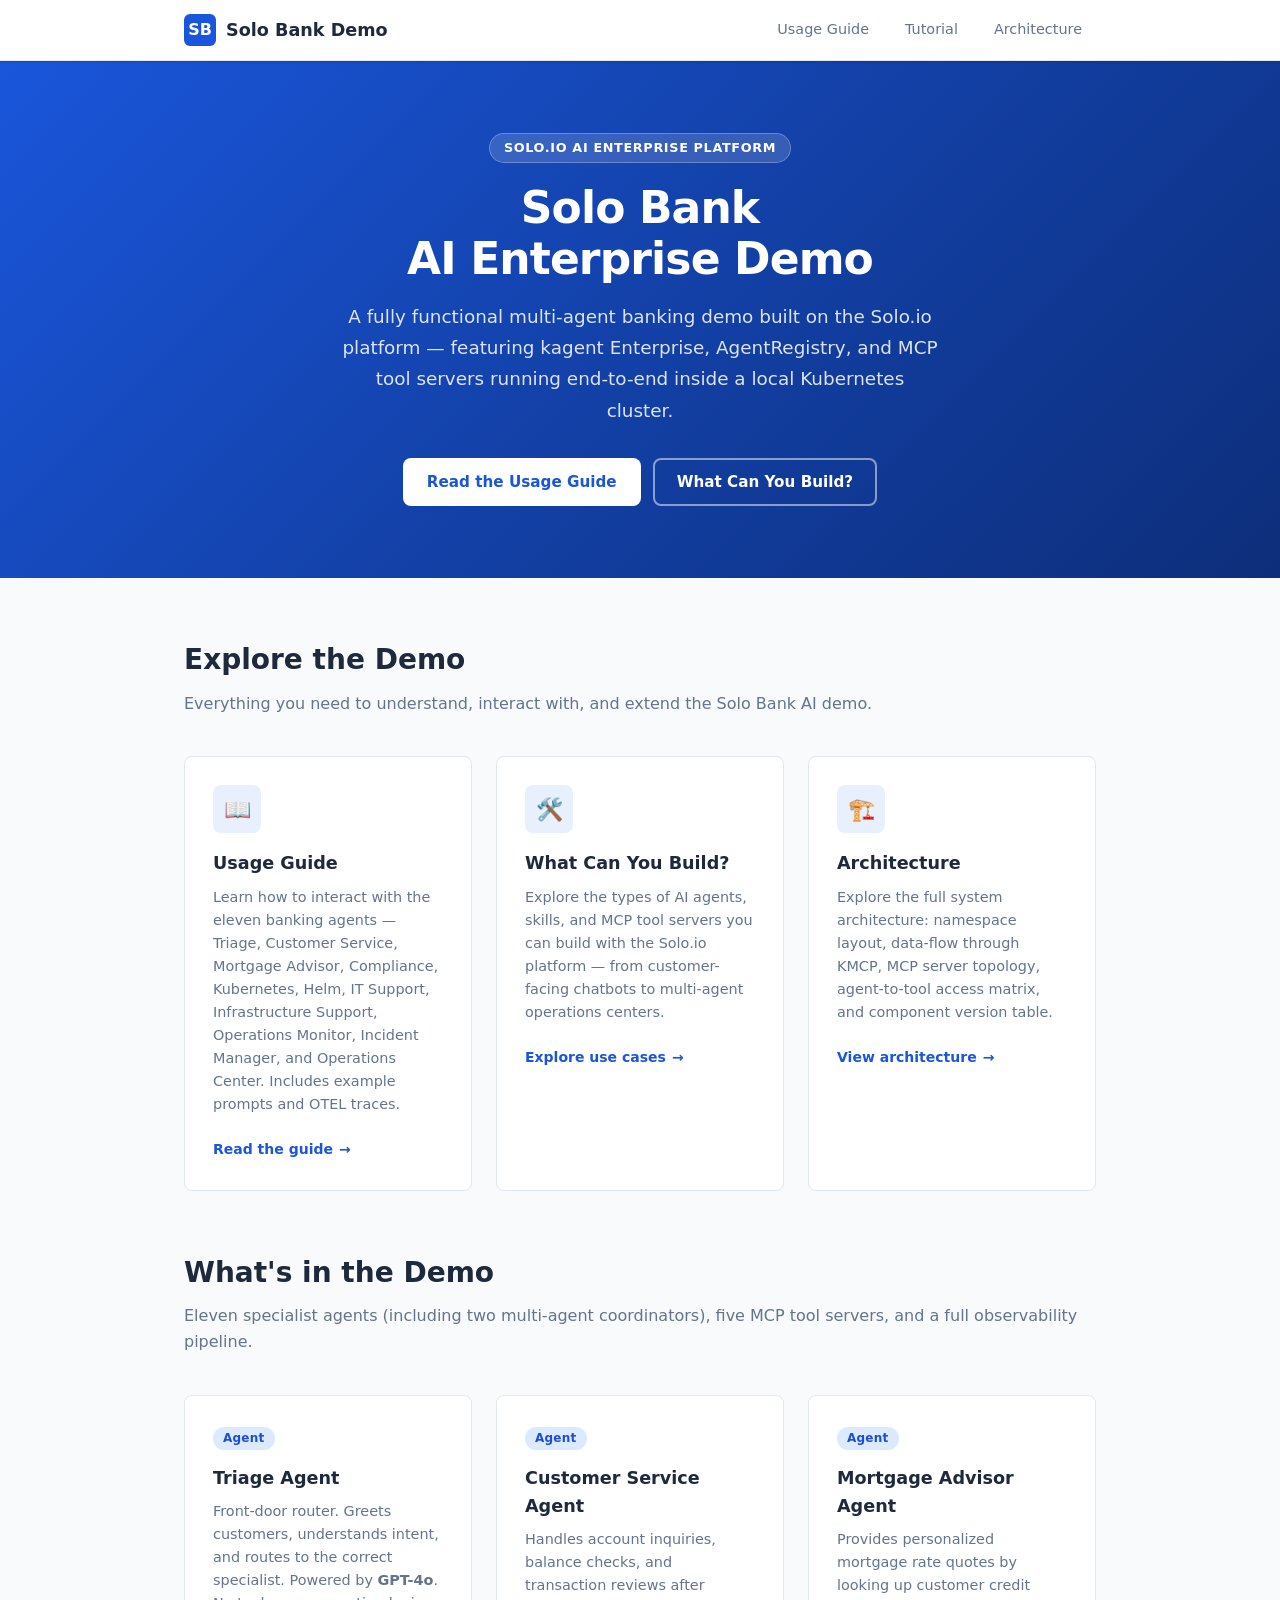
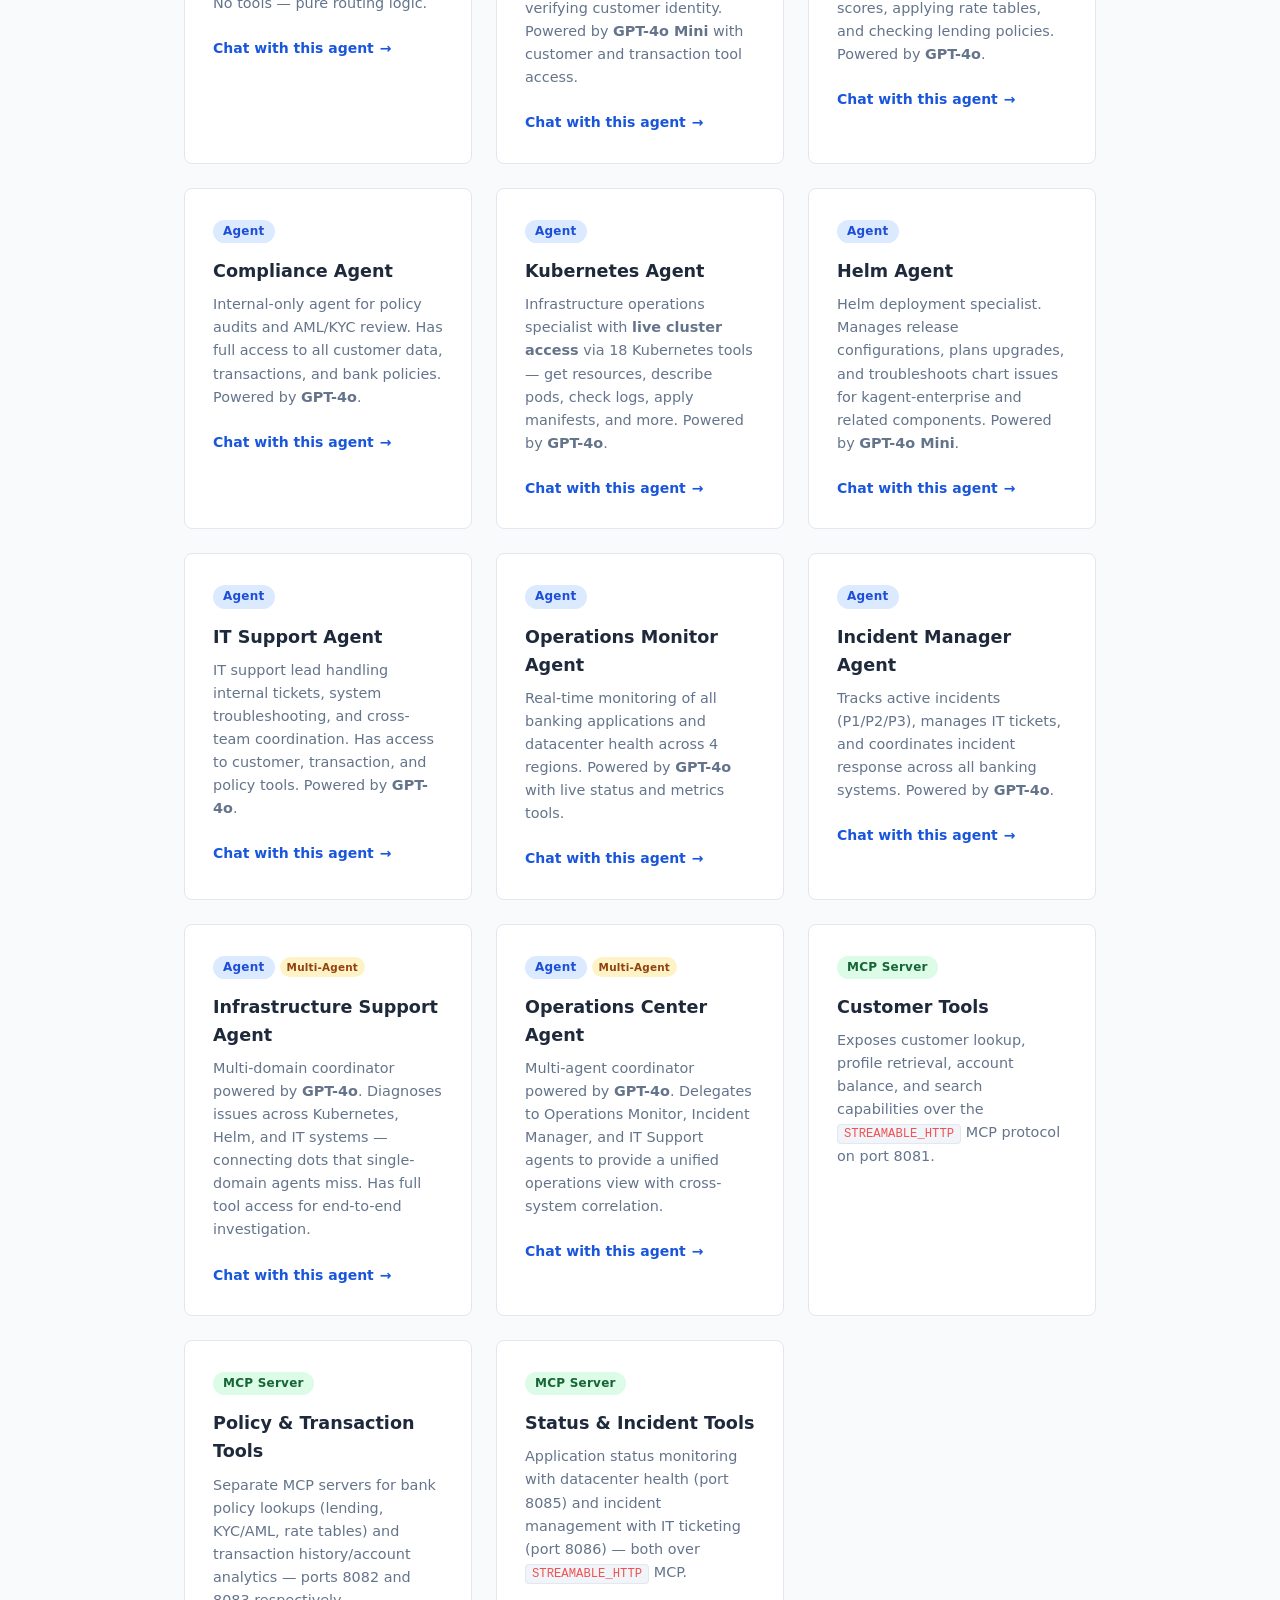
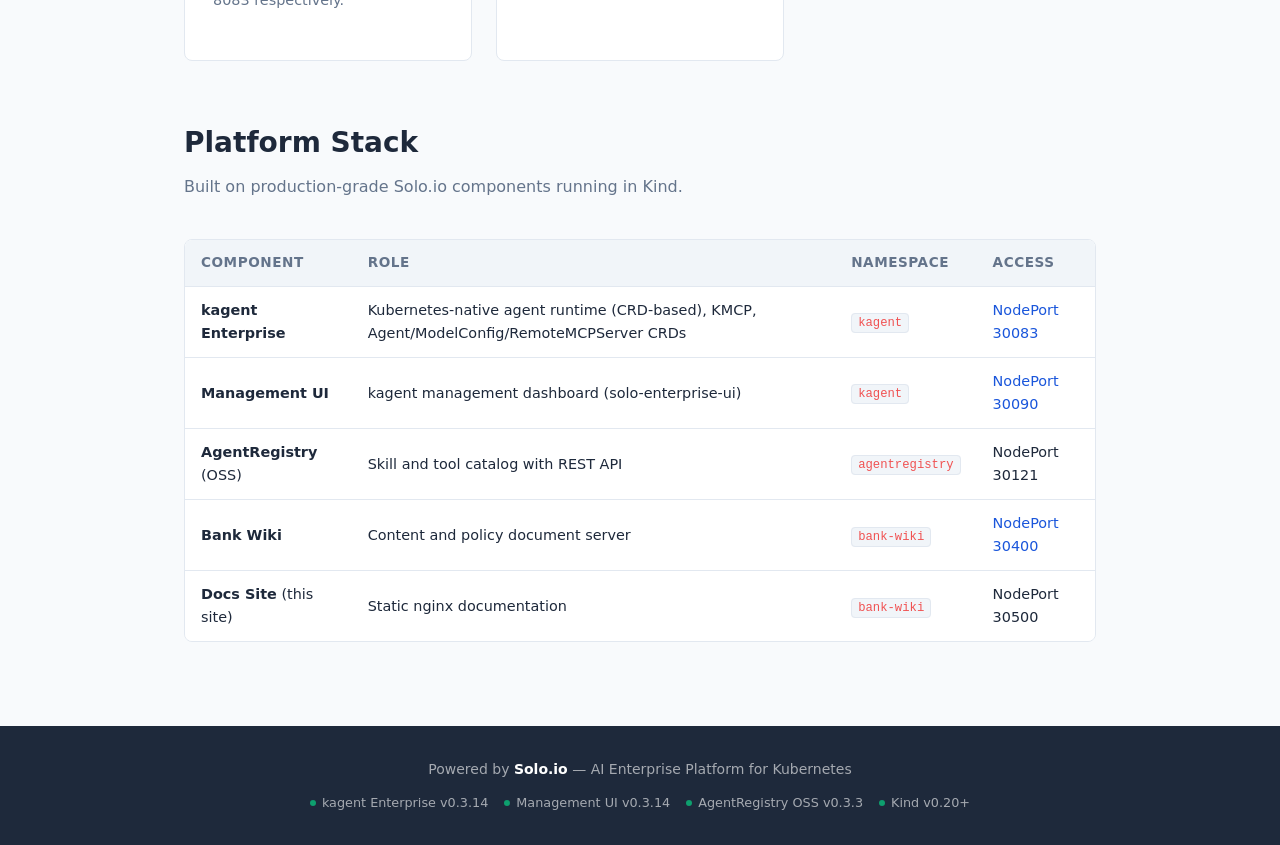
<file: docs-site/index.html>
<!DOCTYPE html>
<html lang="en">
<head>
  <meta charset="UTF-8" />
  <meta name="viewport" content="width=device-width, initial-scale=1.0" />
  <title>Solo Bank — AI Enterprise Demo</title>
  <link rel="stylesheet" href="static/style.css" />
</head>
<body>

<!-- Navigation -->
<nav>
  <div class="nav-inner">
    <a href="index.html" class="nav-logo">
      <div class="nav-logo-icon">SB</div>
      Solo Bank Demo
    </a>
    <ul class="nav-links">
      <li><a href="guide.html">Usage Guide</a></li>
      <li><a href="tutorial.html">Tutorial</a></li>
      <li><a href="architecture.html">Architecture</a></li>
    </ul>
  </div>
</nav>

<!-- Hero -->
<section class="hero">
  <div class="hero-badge">Solo.io AI Enterprise Platform</div>
  <h1>Solo Bank<br>AI Enterprise Demo</h1>
  <p>
    A fully functional multi-agent banking demo built on the Solo.io platform —
    featuring kagent Enterprise, AgentRegistry, and MCP tool servers running
    end-to-end inside a local Kubernetes cluster.
  </p>
  <div class="hero-actions">
    <a href="guide.html" class="btn btn-primary">Read the Usage Guide</a>
    <a href="tutorial.html" class="btn btn-outline">What Can You Build?</a>
  </div>
</section>

<!-- Overview Cards -->
<div class="container">
  <section class="section">
    <h2 class="section-title">Explore the Demo</h2>
    <p class="section-subtitle">Everything you need to understand, interact with, and extend the Solo Bank AI demo.</p>

    <div class="cards">

      <!-- Usage Guide -->
      <div class="card">
        <div class="card-icon">📖</div>
        <h3>Usage Guide</h3>
        <p>
          Learn how to interact with the eleven banking agents — Triage, Customer Service,
          Mortgage Advisor, Compliance, Kubernetes, Helm, IT Support, Infrastructure Support,
          Operations Monitor, Incident Manager, and Operations Center. Includes example prompts and OTEL traces.
        </p>
        <a href="guide.html" class="card-link">Read the guide</a>
      </div>

      <!-- Use Cases -->
      <div class="card">
        <div class="card-icon">🛠️</div>
        <h3>What Can You Build?</h3>
        <p>
          Explore the types of AI agents, skills, and MCP tool servers you can build with
          the Solo.io platform — from customer-facing chatbots to multi-agent operations centers.
        </p>
        <a href="tutorial.html" class="card-link">Explore use cases</a>
      </div>

      <!-- Architecture -->
      <div class="card">
        <div class="card-icon">🏗️</div>
        <h3>Architecture</h3>
        <p>
          Explore the full system architecture: namespace layout, data-flow through
          KMCP, MCP server topology, agent-to-tool access matrix, and component
          version table.
        </p>
        <a href="architecture.html" class="card-link">View architecture</a>
      </div>

    </div>
  </section>

  <!-- What's in the demo -->
  <section class="section" style="padding-top: 0;">
    <h2 class="section-title">What's in the Demo</h2>
    <p class="section-subtitle">Eleven specialist agents (including two multi-agent coordinators), five MCP tool servers, and a full observability pipeline.</p>

    <div class="cards">
      <div class="card agent-card" onclick="openAgent(this)" data-agent="bank-triage-agent" data-model="GPT-4o" data-tools="None — pure routing" data-prompts="I want to check my account balance|What mortgage rate can I get?|I see a suspicious charge on my account|I need help with an IT issue">
        <span class="badge badge-agent" style="margin-bottom: 14px;">Agent</span>
        <h3>Triage Agent</h3>
        <p>
          Front-door router. Greets customers, understands intent, and routes to the correct
          specialist. Powered by <strong>GPT-4o</strong>. No tools — pure routing logic.
        </p>
        <span class="card-link">Chat with this agent</span>
      </div>

      <div class="card agent-card" onclick="openAgent(this)" data-agent="bank-customer-service-agent" data-model="GPT-4o Mini" data-tools="customer-tools, transaction-tools" data-prompts="I'm John Smith, can you check my balance?|Show me transactions over $500 this month|My Customer ID is CUST-00042|I see a charge I don't recognize">
        <span class="badge badge-agent" style="margin-bottom: 14px;">Agent</span>
        <h3>Customer Service Agent</h3>
        <p>
          Handles account inquiries, balance checks, and transaction reviews after verifying
          customer identity. Powered by <strong>GPT-4o Mini</strong> with customer and
          transaction tool access.
        </p>
        <span class="card-link">Chat with this agent</span>
      </div>

      <div class="card agent-card" onclick="openAgent(this)" data-agent="bank-mortgage-advisor-agent" data-model="GPT-4o" data-tools="customer-tools, policy-tools" data-prompts="What rate would CUST-00042 get on a 30-year fixed?|Can CUST-00003 qualify for a 15-year mortgage?|What's the minimum down payment for a jumbo loan?|What does refinancing look like for a 680 credit score?">
        <span class="badge badge-agent" style="margin-bottom: 14px;">Agent</span>
        <h3>Mortgage Advisor Agent</h3>
        <p>
          Provides personalized mortgage rate quotes by looking up customer credit scores,
          applying rate tables, and checking lending policies. Powered by
          <strong>GPT-4o</strong>.
        </p>
        <span class="card-link">Chat with this agent</span>
      </div>

      <div class="card agent-card" onclick="openAgent(this)" data-agent="bank-compliance-agent" data-model="GPT-4o" data-tools="customer-tools, policy-tools, transaction-tools" data-prompts="Review CUST-00003 for compliance issues|Check AML red flags in the last 90 days|Is CUST-00042 getting the correct rate for their credit tier?|Audit customers with international wire transfers">
        <span class="badge badge-agent" style="margin-bottom: 14px;">Agent</span>
        <h3>Compliance Agent</h3>
        <p>
          Internal-only agent for policy audits and AML/KYC review. Has full access to all
          customer data, transactions, and bank policies. Powered by <strong>GPT-4o</strong>.
        </p>
        <span class="card-link">Chat with this agent</span>
      </div>

      <div class="card agent-card" onclick="openAgent(this)" data-agent="bank-k8s-agent" data-model="GPT-4o" data-tools="kagent k8s tools (18 tools)" data-prompts="What services are in the bank-wiki namespace?|How do I troubleshoot a failing MCP connection?|What are the NodePort mappings?|Explain how KMCP connects agents to tools">
        <span class="badge badge-agent" style="margin-bottom: 14px;">Agent</span>
        <h3>Kubernetes Agent</h3>
        <p>
          Infrastructure operations specialist with <strong>live cluster access</strong> via 18 Kubernetes
          tools — get resources, describe pods, check logs, apply manifests, and more.
          Powered by <strong>GPT-4o</strong>.
        </p>
        <span class="card-link">Chat with this agent</span>
      </div>

      <div class="card agent-card" onclick="openAgent(this)" data-agent="bank-helm-agent" data-model="GPT-4o Mini" data-tools="None — knowledge-based" data-prompts="What Helm releases are installed?|How do I upgrade kagent-enterprise?|What's the correct install order?|How do I roll back management UI?">
        <span class="badge badge-agent" style="margin-bottom: 14px;">Agent</span>
        <h3>Helm Agent</h3>
        <p>
          Helm deployment specialist. Manages release configurations, plans upgrades, and
          troubleshoots chart issues for kagent-enterprise and related components.
          Powered by <strong>GPT-4o Mini</strong>.
        </p>
        <span class="card-link">Chat with this agent</span>
      </div>

      <div class="card agent-card" onclick="openAgent(this)" data-agent="bank-it-agent" data-model="GPT-4o" data-tools="customer-tools, transaction-tools, policy-tools" data-prompts="Customer can't see their balance — investigate|Rate quotes seem wrong for Good tier|New employee needs system access|Transaction searches are returning errors">
        <span class="badge badge-agent" style="margin-bottom: 14px;">Agent</span>
        <h3>IT Support Agent</h3>
        <p>
          IT support lead handling internal tickets, system troubleshooting, and cross-team
          coordination. Has access to customer, transaction, and policy tools. Powered by
          <strong>GPT-4o</strong>.
        </p>
        <span class="card-link">Chat with this agent</span>
      </div>

      <div class="card agent-card" onclick="openAgent(this)" data-agent="bank-ops-agent" data-model="GPT-4o" data-tools="bank-status-tools" data-prompts="What's the status of all banking applications?|Is the mortgage processing system healthy?|What's the status of our datacenters?|Give me a full system health report">
        <span class="badge badge-agent" style="margin-bottom: 14px;">Agent</span>
        <h3>Operations Monitor Agent</h3>
        <p>
          Real-time monitoring of all banking applications and datacenter health across 4 regions.
          Powered by <strong>GPT-4o</strong> with live status and metrics tools.
        </p>
        <span class="card-link">Chat with this agent</span>
      </div>

      <div class="card agent-card" onclick="openAgent(this)" data-agent="bank-incident-agent" data-model="GPT-4o" data-tools="bank-incident-tools" data-prompts="What are the current open incidents?|Are there any P1 incidents right now?|Show me all open IT tickets|Search for anything related to ATM issues">
        <span class="badge badge-agent" style="margin-bottom: 14px;">Agent</span>
        <h3>Incident Manager Agent</h3>
        <p>
          Tracks active incidents (P1/P2/P3), manages IT tickets, and coordinates incident response
          across all banking systems. Powered by <strong>GPT-4o</strong>.
        </p>
        <span class="card-link">Chat with this agent</span>
      </div>

      <div class="card agent-card" onclick="openAgent(this)" data-agent="bank-infra-support-agent" data-model="GPT-4o" data-tools="customer-tools, policy-tools, transaction-tools" data-prompts="An agent can't reach its MCP tools — diagnose the full chain|We need to upgrade kagent — what's the full checklist?|The Management UI is down — walk me through the investigation|Run a health check across all infrastructure layers">
        <span class="badge badge-agent" style="margin-bottom: 14px;">Agent</span>
        <span class="badge" style="margin-bottom: 14px; background: #fef3c7; color: #92400e; font-size: 0.65rem; font-weight: 600; padding: 2px 7px; border-radius: 100px;">Multi-Agent</span>
        <h3>Infrastructure Support Agent</h3>
        <p>
          Multi-domain coordinator powered by <strong>GPT-4o</strong>. Diagnoses issues
          across Kubernetes, Helm, and IT systems — connecting dots that single-domain agents miss.
          Has full tool access for end-to-end investigation.
        </p>
        <span class="card-link">Chat with this agent</span>
      </div>

      <div class="card agent-card" onclick="openAgent(this)" data-agent="bank-ops-center-agent" data-model="GPT-4o" data-tools="Delegates to: ops-agent, incident-agent, it-agent" data-prompts="Give me a full operations status report|Are the mortgage processing issues related to any open incidents?|Should we escalate the ATM outage?|Executive briefing — what do I need to know right now?">
        <span class="badge badge-agent" style="margin-bottom: 14px;">Agent</span>
        <span class="badge" style="margin-bottom: 14px; background: #fef3c7; color: #92400e; font-size: 0.65rem; font-weight: 600; padding: 2px 7px; border-radius: 100px;">Multi-Agent</span>
        <h3>Operations Center Agent</h3>
        <p>
          Multi-agent coordinator powered by <strong>GPT-4o</strong>. Delegates to Operations Monitor,
          Incident Manager, and IT Support agents to provide a unified operations view with
          cross-system correlation.
        </p>
        <span class="card-link">Chat with this agent</span>
      </div>

      <div class="card">
        <span class="badge badge-tool" style="margin-bottom: 14px;">MCP Server</span>
        <h3>Customer Tools</h3>
        <p>
          Exposes customer lookup, profile retrieval, account balance, and search capabilities
          over the <code>STREAMABLE_HTTP</code> MCP protocol on port 8081.
        </p>
      </div>

      <div class="card">
        <span class="badge badge-tool" style="margin-bottom: 14px;">MCP Server</span>
        <h3>Policy &amp; Transaction Tools</h3>
        <p>
          Separate MCP servers for bank policy lookups (lending, KYC/AML, rate tables) and
          transaction history/account analytics — ports 8082 and 8083 respectively.
        </p>
      </div>

      <div class="card">
        <span class="badge badge-tool" style="margin-bottom: 14px;">MCP Server</span>
        <h3>Status &amp; Incident Tools</h3>
        <p>
          Application status monitoring with datacenter health (port 8085) and incident management
          with IT ticketing (port 8086) — both over <code>STREAMABLE_HTTP</code> MCP.
        </p>
      </div>
    </div>
  </section>

  <!-- Platform Stack -->
  <section class="section" style="padding-top: 0;">
    <h2 class="section-title">Platform Stack</h2>
    <p class="section-subtitle">Built on production-grade Solo.io components running in Kind.</p>

    <div class="table-wrapper">
      <table>
        <thead>
          <tr>
            <th>Component</th>
            <th>Role</th>
            <th>Namespace</th>
            <th>Access</th>
          </tr>
        </thead>
        <tbody>
          <tr>
            <td><strong>kagent Enterprise</strong></td>
            <td>Kubernetes-native agent runtime (CRD-based), KMCP, Agent/ModelConfig/RemoteMCPServer CRDs</td>
            <td><code>kagent</code></td>
            <td><a href="http://localhost:30083">NodePort 30083</a></td>
          </tr>
          <tr>
            <td><strong>Management UI</strong></td>
            <td>kagent management dashboard (solo-enterprise-ui)</td>
            <td><code>kagent</code></td>
            <td><a href="http://localhost:30090">NodePort 30090</a></td>
          </tr>
          <tr>
            <td><strong>AgentRegistry</strong> (OSS)</td>
            <td>Skill and tool catalog with REST API</td>
            <td><code>agentregistry</code></td>
            <td>NodePort 30121</td>
          </tr>
          <tr>
            <td><strong>Bank Wiki</strong></td>
            <td>Content and policy document server</td>
            <td><code>bank-wiki</code></td>
            <td><a href="http://localhost:30400">NodePort 30400</a></td>
          </tr>
          <tr>
            <td><strong>Docs Site</strong> (this site)</td>
            <td>Static nginx documentation</td>
            <td><code>bank-wiki</code></td>
            <td>NodePort 30500</td>
          </tr>
        </tbody>
      </table>
    </div>
  </section>
</div>

<!-- Footer -->
<footer>
  <div class="container">
    <p>Powered by <strong>Solo.io</strong> — AI Enterprise Platform for Kubernetes</p>
    <div class="footer-versions">
      <div class="footer-version-item">
        <div class="version-dot"></div>
        kagent Enterprise v0.3.14
      </div>
      <div class="footer-version-item">
        <div class="version-dot"></div>
        Management UI v0.3.14
      </div>
      <div class="footer-version-item">
        <div class="version-dot"></div>
        AgentRegistry OSS v0.3.3
      </div>
      <div class="footer-version-item">
        <div class="version-dot"></div>
        Kind v0.20+
      </div>
    </div>
  </div>
</footer>

<!-- Agent Chat Panel (slides in from right) -->
<div id="chat-panel" class="chat-panel" onclick="if(event.target===this)closeChatPanel()">
  <div class="chat-container">
    <!-- Header -->
    <div class="chat-header">
      <div class="chat-header-info">
        <div class="chat-agent-icon" id="chat-agent-icon">T</div>
        <div>
          <h2 id="chat-title">Triage Agent</h2>
          <div class="chat-header-meta">
            <span id="chat-model" class="chat-tag">Claude Sonnet</span>
            <span id="chat-tools" class="chat-tag chat-tag-tool">No tools</span>
          </div>
        </div>
      </div>
      <div class="chat-header-actions">
        <a id="chat-open-ui" href="http://localhost:30090" target="_blank" class="chat-btn-open" title="Open in Management UI">
          <svg width="16" height="16" viewBox="0 0 16 16" fill="none"><path d="M6 2H3a1 1 0 00-1 1v10a1 1 0 001 1h10a1 1 0 001-1v-3M9 2h5v5M14 2L7 9" stroke="currentColor" stroke-width="1.5" stroke-linecap="round" stroke-linejoin="round"/></svg>
        </a>
        <button class="chat-close" onclick="closeChatPanel()">&times;</button>
      </div>
    </div>

    <!-- Chat Body — starts with suggestions, transitions to Management UI -->
    <div class="chat-body" id="chat-body">
      <!-- Suggestion view (initial state) -->
      <div id="chat-suggestions" class="chat-suggestions">
        <div class="chat-welcome">
          <div class="chat-welcome-icon" id="chat-welcome-icon">T</div>
          <h3 id="chat-welcome-title">Triage Agent</h3>
          <p id="chat-welcome-desc">Select a prompt to start a conversation in the Management UI</p>
        </div>
        <div id="chat-prompt-list" class="chat-prompt-list"></div>
      </div>

      <!-- Management UI iframe (shown after clicking a prompt or "Start Chat") -->
      <div id="chat-iframe-wrap" class="chat-iframe-wrap" style="display:none;">
        <div class="chat-iframe-loading" id="chat-iframe-loading">
          <div class="chat-spinner"></div>
          <p>Loading Management UI...</p>
        </div>
        <iframe id="chat-iframe" class="chat-iframe" src="about:blank" allow="clipboard-write"></iframe>
      </div>
    </div>

    <!-- Footer -->
    <div class="chat-footer">
      <button id="chat-start-btn" class="chat-start-btn" onclick="startChat()">
        Open Management UI Chat
      </button>
      <button id="chat-back-btn" class="chat-back-btn" style="display:none;" onclick="showSuggestions()">
        Back to Prompts
      </button>
    </div>
  </div>
</div>

<style>
  .agent-card { cursor: pointer; }
  .agent-card .card-link { pointer-events: none; }

  /* Chat Panel — slides in from right */
  .chat-panel {
    display: none; position: fixed; inset: 0; z-index: 1000;
    background: rgba(0,0,0,0.4); backdrop-filter: blur(4px);
  }
  .chat-panel.open { display: block; animation: chatOverlayIn 0.2s ease; }
  @keyframes chatOverlayIn { from { opacity: 0; } to { opacity: 1; } }

  .chat-container {
    position: fixed; top: 0; right: 0; width: 520px; max-width: 100vw; height: 100vh;
    background: var(--surface); display: flex; flex-direction: column;
    box-shadow: -8px 0 40px rgba(0,0,0,0.25);
    animation: chatSlideIn 0.3s cubic-bezier(0.16, 1, 0.3, 1);
  }
  @keyframes chatSlideIn { from { transform: translateX(100%); } to { transform: none; } }

  /* Header */
  .chat-header {
    padding: 16px 20px; display: flex; align-items: center;
    justify-content: space-between; border-bottom: 1px solid var(--border);
    background: var(--surface-alt); flex-shrink: 0;
  }
  .chat-header-info { display: flex; align-items: center; gap: 12px; }
  .chat-agent-icon {
    width: 42px; height: 42px; border-radius: 10px; background: var(--primary);
    color: white; display: flex; align-items: center; justify-content: center;
    font-weight: 800; font-size: 1.1rem; flex-shrink: 0;
  }
  .chat-header h2 { font-size: 1.05rem; font-weight: 700; margin: 0 0 4px; color: var(--text); }
  .chat-header-meta { display: flex; gap: 6px; flex-wrap: wrap; }
  .chat-tag { font-size: 0.65rem; font-weight: 600; padding: 2px 7px; border-radius: 100px; background: #dbeafe; color: #1d4ed8; }
  .chat-tag-tool { background: #dcfce7; color: #166534; }
  .chat-header-actions { display: flex; align-items: center; gap: 8px; }
  .chat-btn-open {
    display: flex; align-items: center; justify-content: center;
    width: 32px; height: 32px; border-radius: 6px; background: transparent;
    color: var(--text-muted); border: 1px solid var(--border); cursor: pointer;
    text-decoration: none; transition: all 0.15s;
  }
  .chat-btn-open:hover { background: var(--primary-light); color: var(--primary); border-color: var(--primary); }
  .chat-close {
    background: none; border: none; font-size: 1.5rem; color: var(--text-muted);
    cursor: pointer; line-height: 1; padding: 4px;
  }
  .chat-close:hover { color: var(--text); }

  /* Body */
  .chat-body { flex: 1; overflow: hidden; position: relative; }

  /* Welcome / Suggestions */
  .chat-suggestions {
    padding: 24px 20px; height: 100%; overflow-y: auto;
    display: flex; flex-direction: column;
  }
  .chat-welcome {
    text-align: center; padding: 32px 0 24px;
  }
  .chat-welcome-icon {
    width: 64px; height: 64px; border-radius: 16px; background: var(--primary);
    color: white; display: inline-flex; align-items: center; justify-content: center;
    font-weight: 800; font-size: 1.6rem; margin-bottom: 16px;
  }
  .chat-welcome h3 { font-size: 1.2rem; font-weight: 700; margin: 0 0 8px; color: var(--text); }
  .chat-welcome p { color: var(--text-muted); font-size: 0.9rem; margin: 0; }

  .chat-prompt-list { display: flex; flex-direction: column; gap: 8px; padding-top: 8px; }
  .chat-prompt-item {
    background: var(--surface-alt); border: 1px solid var(--border);
    border-left: 3px solid var(--primary); border-radius: 8px;
    padding: 12px 16px; font-size: 0.9rem; color: var(--text);
    cursor: pointer; transition: all 0.15s; display: flex;
    align-items: center; justify-content: space-between; gap: 12px;
  }
  .chat-prompt-item:hover {
    background: var(--primary-light); border-left-color: var(--primary-dark);
    transform: translateX(2px);
  }
  .chat-prompt-item .prompt-text { flex: 1; }
  .chat-prompt-item .prompt-action {
    font-size: 0.72rem; font-weight: 600; color: var(--primary);
    white-space: nowrap; opacity: 0; transition: opacity 0.15s;
  }
  .chat-prompt-item:hover .prompt-action { opacity: 1; }

  /* Iframe */
  .chat-iframe-wrap {
    position: absolute; inset: 0; background: #0D0E15;
  }
  .chat-iframe {
    width: 100%; height: 100%; border: none; background: #0D0E15;
  }
  .chat-iframe-loading {
    position: absolute; inset: 0; display: flex; flex-direction: column;
    align-items: center; justify-content: center; gap: 12px;
    background: #0D0E15; color: #94a3b8; z-index: 2;
  }
  .chat-iframe-loading.hidden { display: none; }
  .chat-spinner {
    width: 32px; height: 32px; border: 3px solid #1e293b;
    border-top-color: var(--primary); border-radius: 50%;
    animation: spin 0.8s linear infinite;
  }
  @keyframes spin { to { transform: rotate(360deg); } }

  /* Footer */
  .chat-footer {
    padding: 12px 20px; border-top: 1px solid var(--border);
    background: var(--surface-alt); text-align: center; flex-shrink: 0;
  }
  .chat-start-btn {
    width: 100%; padding: 12px; border-radius: 8px; border: none;
    background: var(--primary); color: white; font-size: 0.95rem;
    font-weight: 700; cursor: pointer; transition: background 0.15s;
  }
  .chat-start-btn:hover { background: var(--primary-dark); }
  .chat-back-btn {
    width: 100%; padding: 10px; border-radius: 8px;
    border: 1px solid var(--border); background: transparent;
    color: var(--text-muted); font-size: 0.85rem; font-weight: 600;
    cursor: pointer; transition: all 0.15s;
  }
  .chat-back-btn:hover { border-color: var(--primary); color: var(--primary); }

  /* Responsive */
  @media (max-width: 560px) {
    .chat-container { width: 100vw; }
  }
</style>

<script>
var currentAgent = null;

function openAgent(card) {
  currentAgent = {
    name: card.dataset.agent,
    title: card.querySelector('h3').textContent,
    model: card.dataset.model,
    tools: card.dataset.tools,
    prompts: card.dataset.prompts.split('|')
  };

  document.getElementById('chat-title').textContent = currentAgent.title;
  document.getElementById('chat-model').textContent = currentAgent.model;
  document.getElementById('chat-tools').textContent = currentAgent.tools;
  document.getElementById('chat-agent-icon').textContent = currentAgent.title.charAt(0);
  document.getElementById('chat-welcome-icon').textContent = currentAgent.title.charAt(0);
  document.getElementById('chat-welcome-title').textContent = currentAgent.title;
  document.getElementById('chat-welcome-desc').textContent =
    'Select a suggested prompt or open the Management UI to start chatting.';

  var list = document.getElementById('chat-prompt-list');
  while (list.firstChild) list.removeChild(list.firstChild);

  currentAgent.prompts.forEach(function(p) {
    var div = document.createElement('div');
    div.className = 'chat-prompt-item';
    div.innerHTML = '<span class="prompt-text">' + p + '</span><span class="prompt-action">Copy &amp; Open</span>';
    div.addEventListener('click', function(e) {
      e.stopPropagation();
      navigator.clipboard.writeText(p).then(function() {
        div.querySelector('.prompt-action').textContent = 'Copied!';
        div.style.borderLeftColor = '#22c55e';
        setTimeout(function() {
          div.querySelector('.prompt-action').textContent = 'Copy & Open';
          div.style.borderLeftColor = '';
        }, 1500);
      });
      startChat();
    });
    list.appendChild(div);
  });

  // Reset to suggestions view
  document.getElementById('chat-suggestions').style.display = '';
  document.getElementById('chat-iframe-wrap').style.display = 'none';
  document.getElementById('chat-start-btn').style.display = '';
  document.getElementById('chat-back-btn').style.display = 'none';
  document.getElementById('chat-iframe').src = 'about:blank';

  document.getElementById('chat-panel').classList.add('open');
  document.body.style.overflow = 'hidden';
}

function startChat() {
  document.getElementById('chat-suggestions').style.display = 'none';
  document.getElementById('chat-iframe-wrap').style.display = '';
  document.getElementById('chat-start-btn').style.display = 'none';
  document.getElementById('chat-back-btn').style.display = '';

  var loading = document.getElementById('chat-iframe-loading');
  loading.classList.remove('hidden');

  var iframe = document.getElementById('chat-iframe');
  iframe.onload = function() { loading.classList.add('hidden'); };
  // Load Management UI through same-origin proxy (strips X-Frame-Options)
  iframe.src = '/mgmt/';
}

function showSuggestions() {
  document.getElementById('chat-suggestions').style.display = '';
  document.getElementById('chat-iframe-wrap').style.display = 'none';
  document.getElementById('chat-start-btn').style.display = '';
  document.getElementById('chat-back-btn').style.display = 'none';
}

function closeChatPanel() {
  document.getElementById('chat-panel').classList.remove('open');
  document.body.style.overflow = '';
  document.getElementById('chat-iframe').src = 'about:blank';
}

document.addEventListener('keydown', function(e) { if (e.key === 'Escape') closeChatPanel(); });
</script>

</body>
</html>
</file>
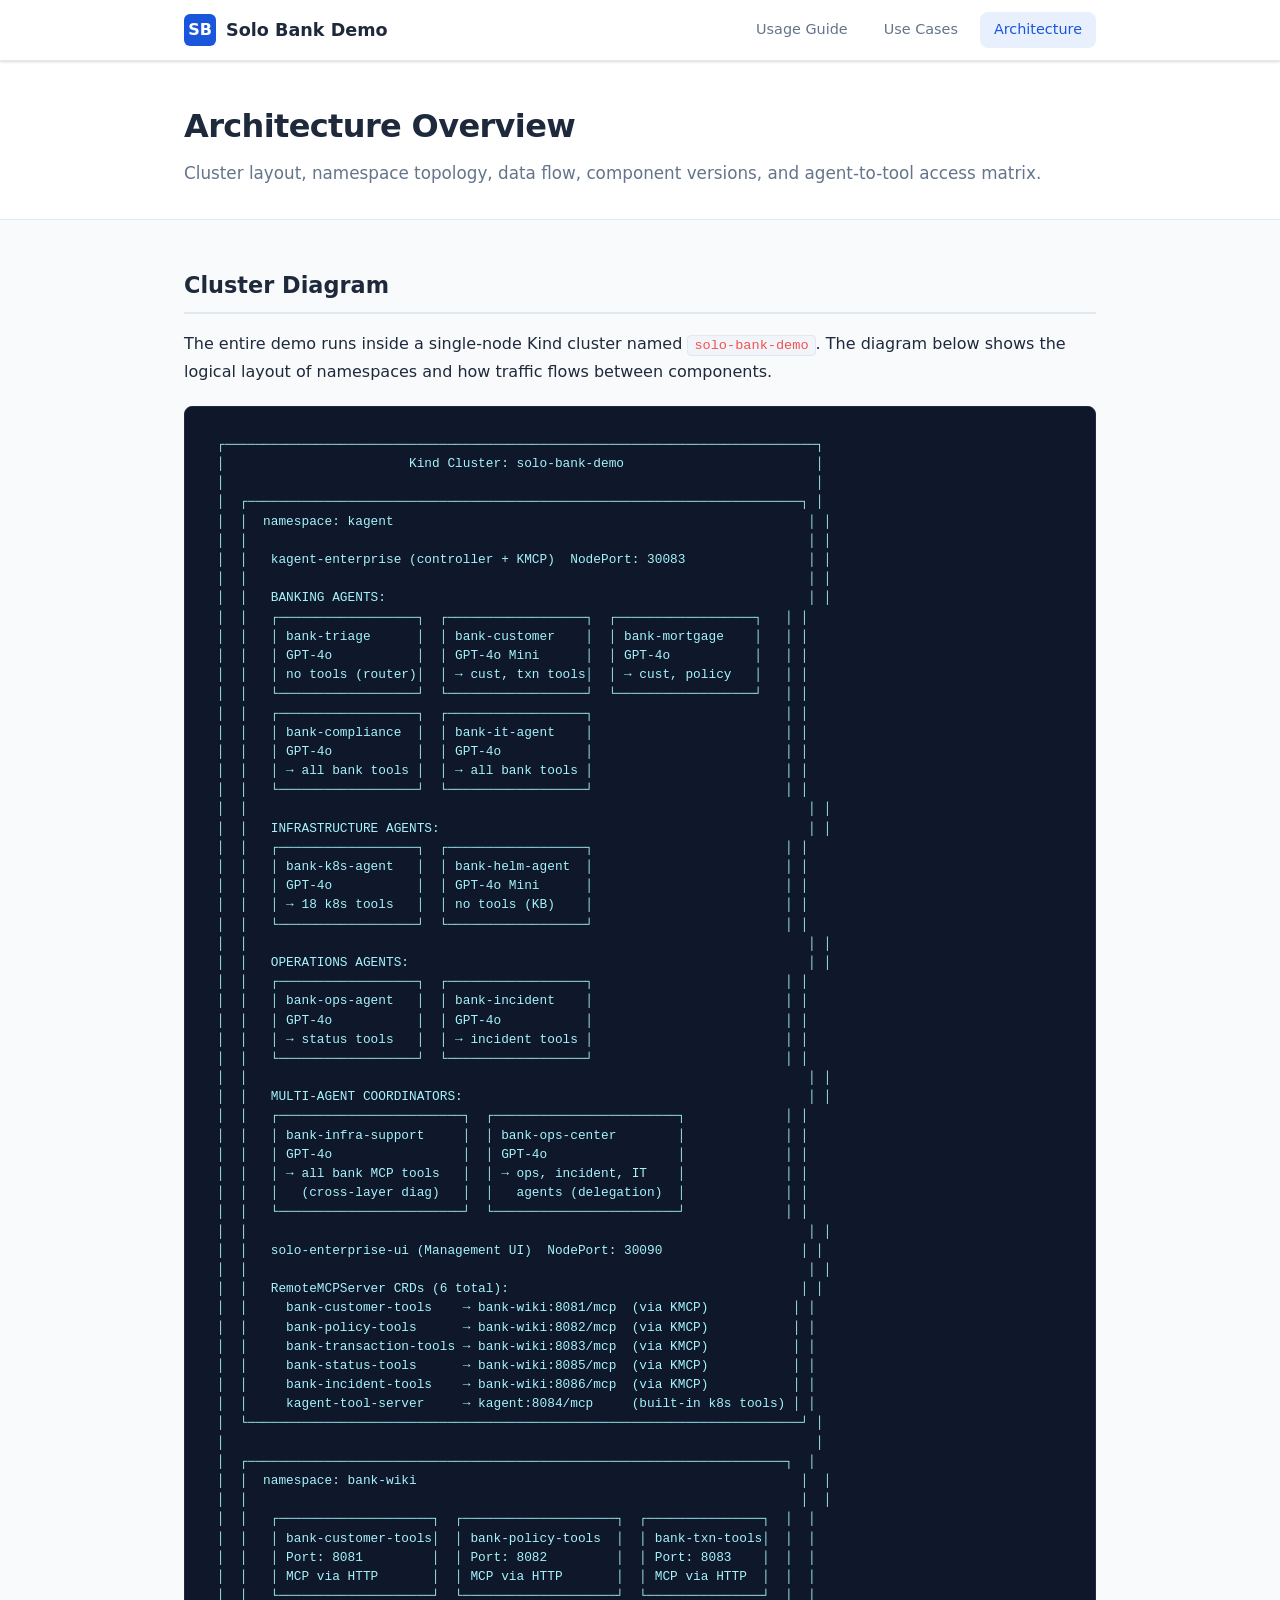
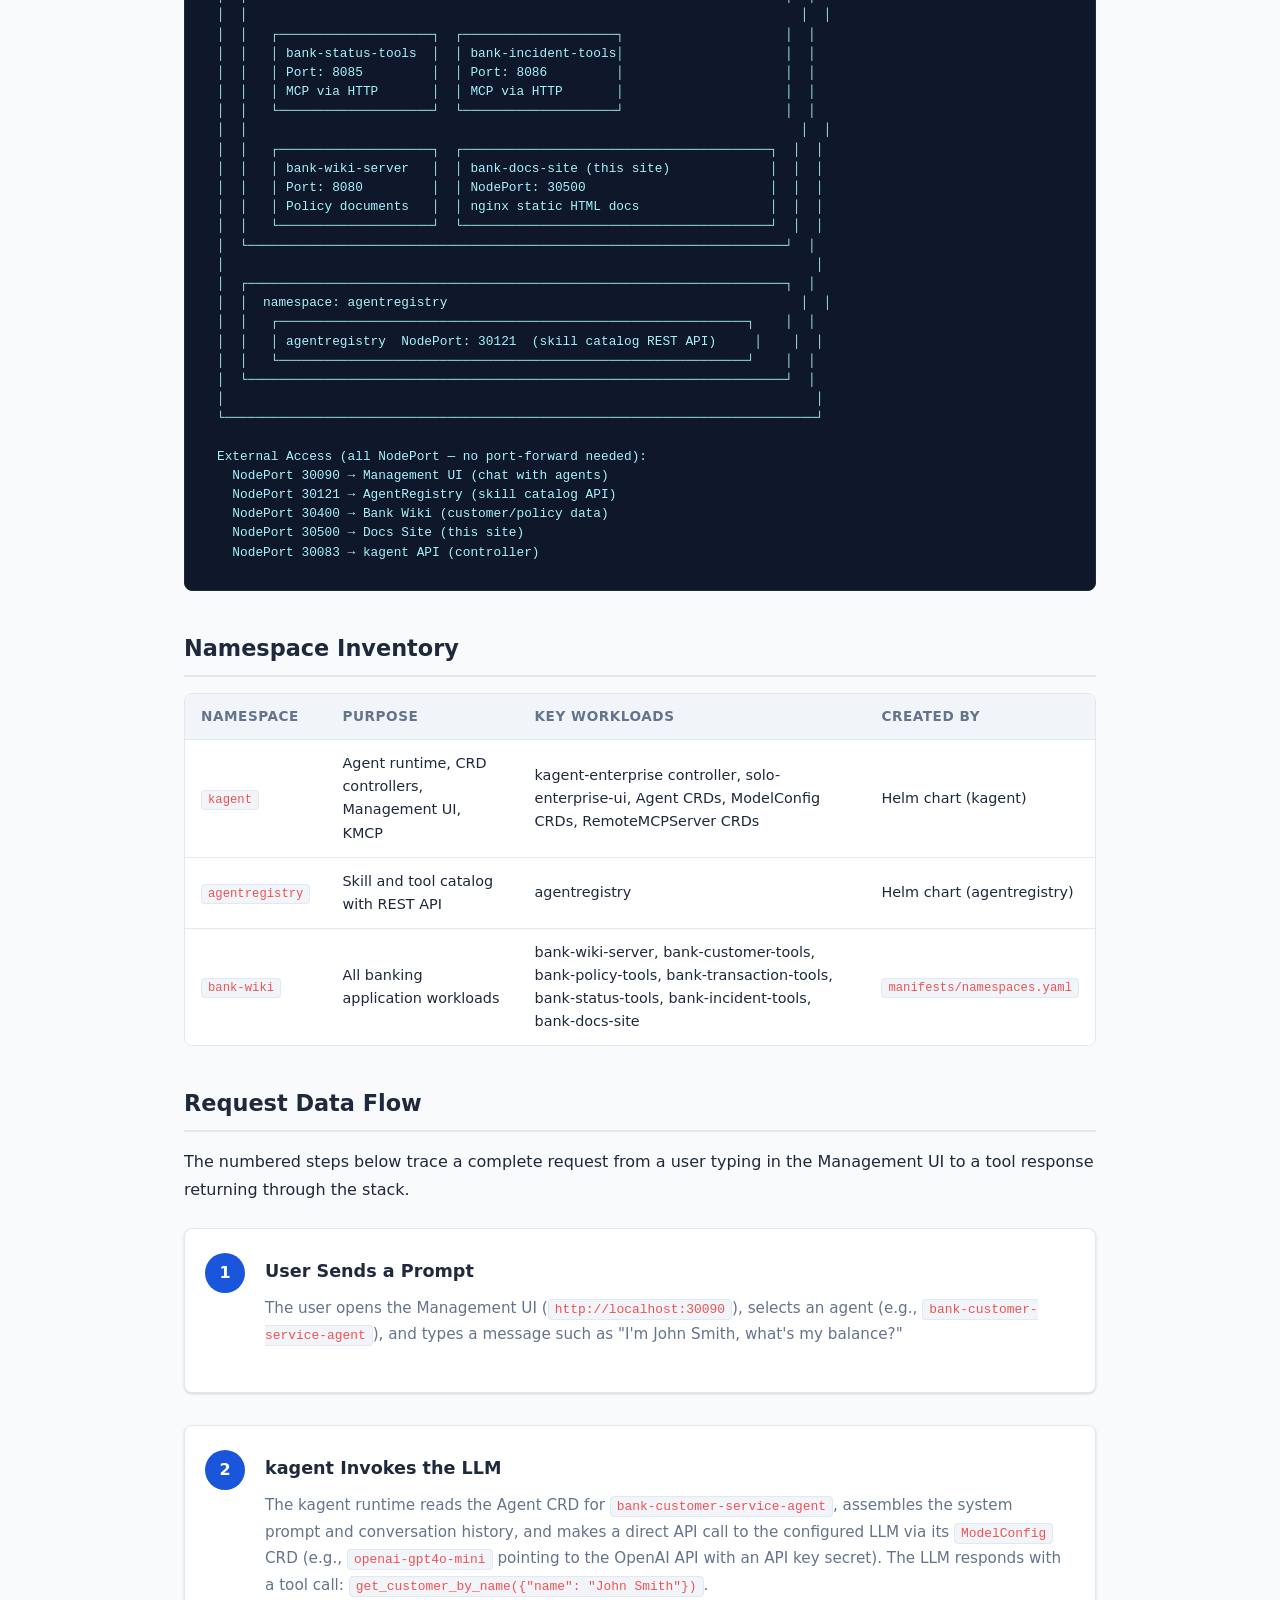
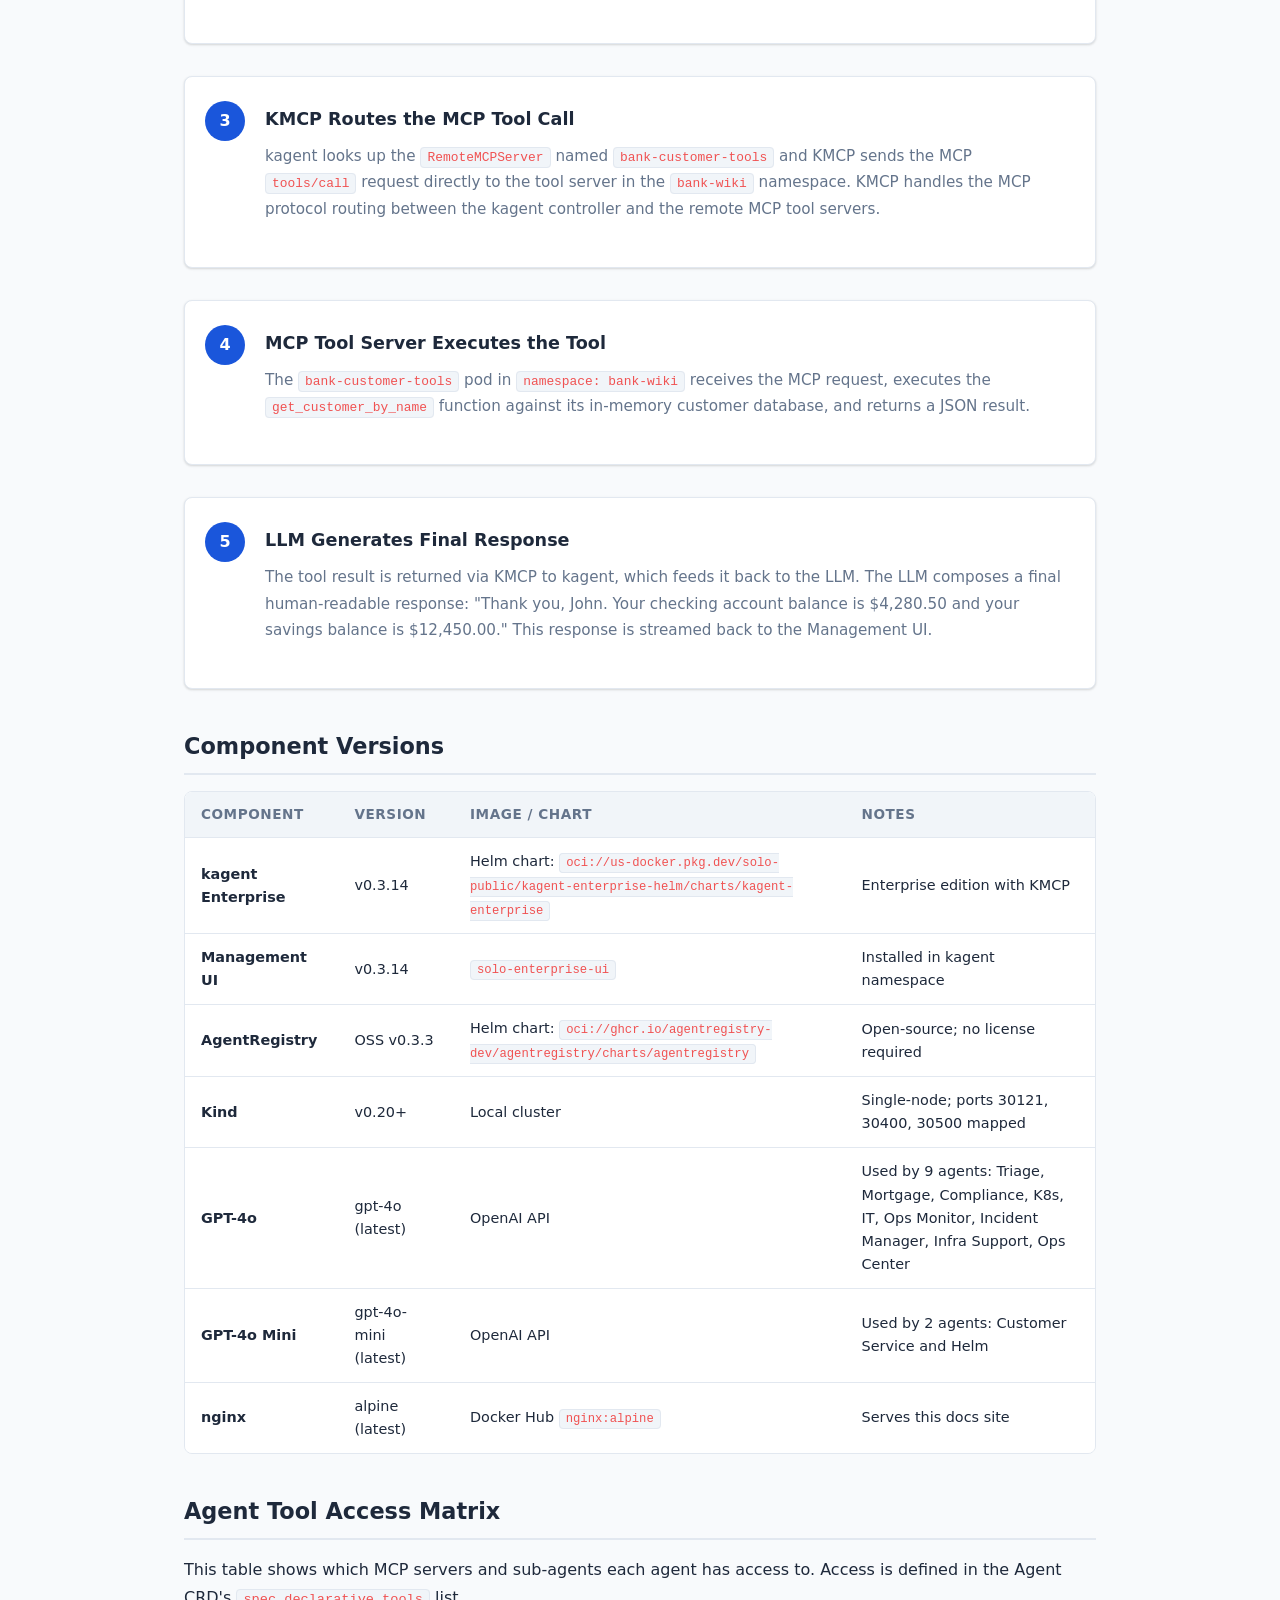
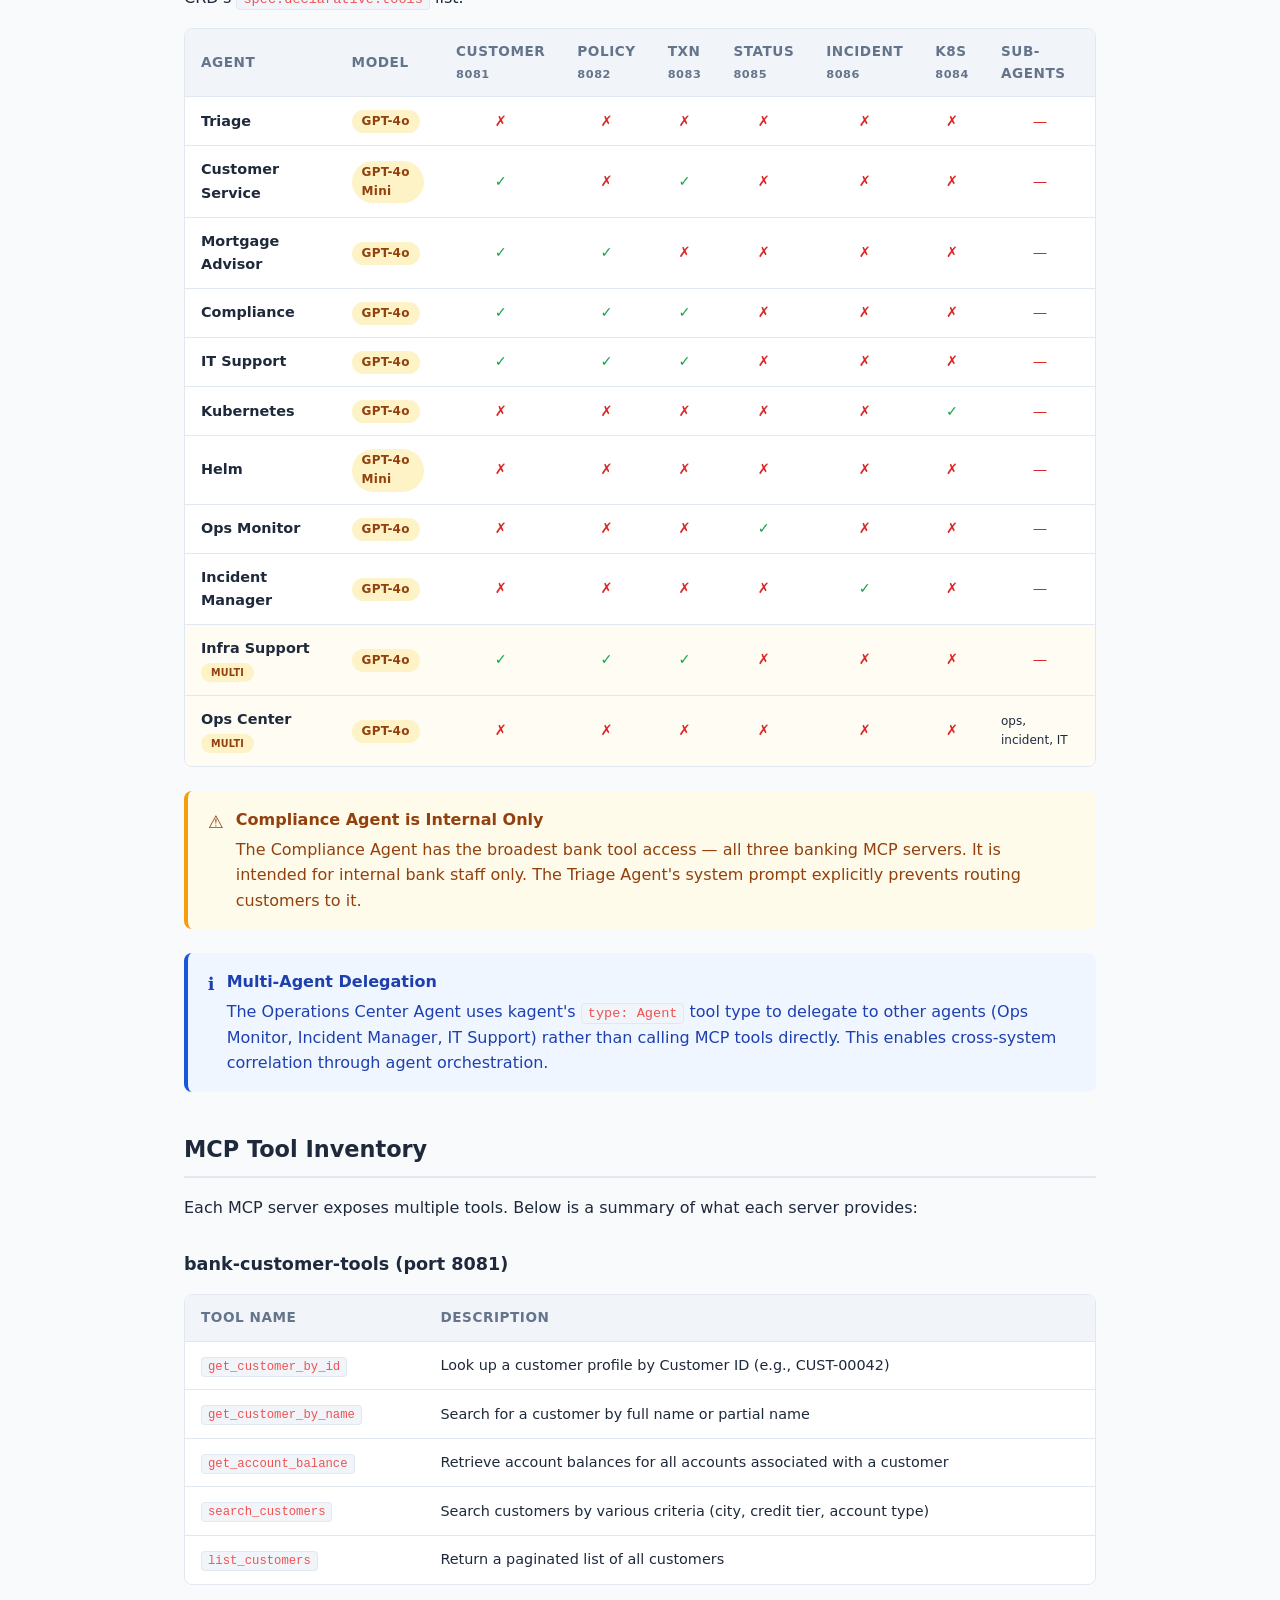
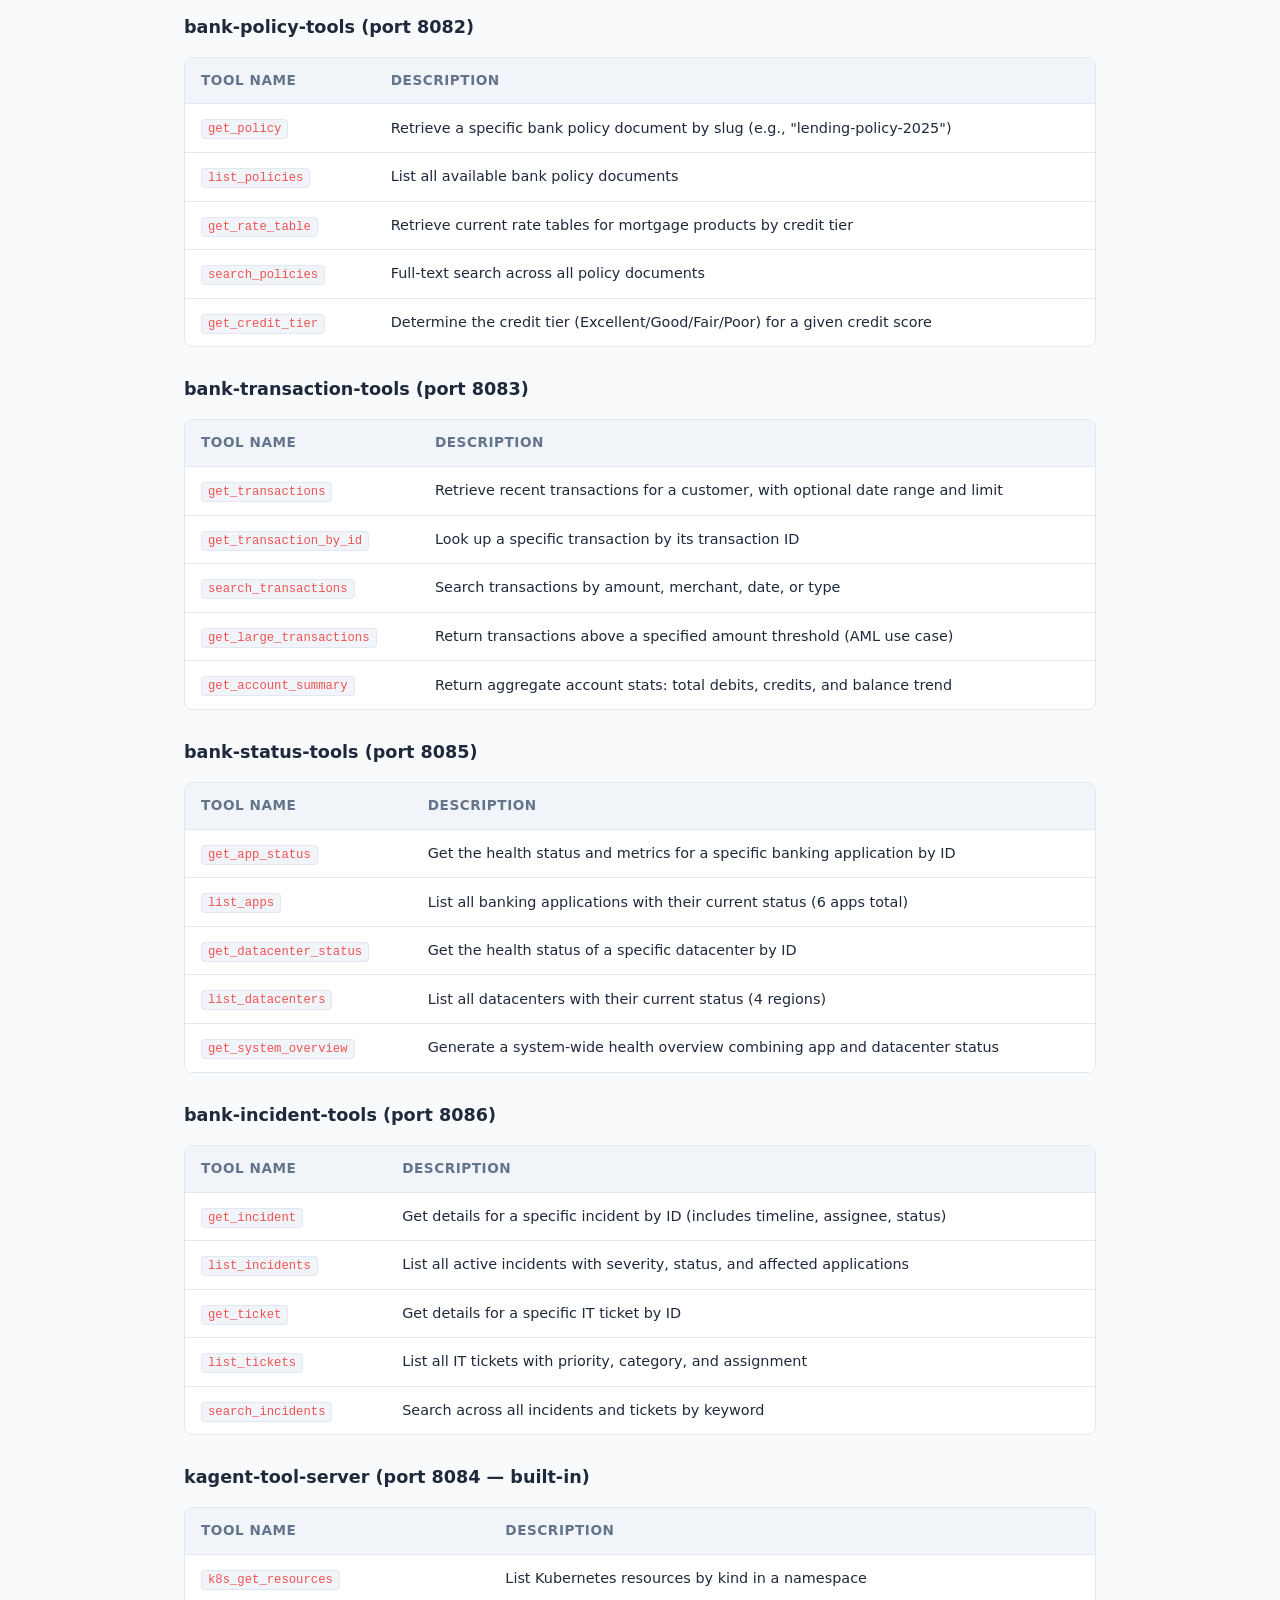
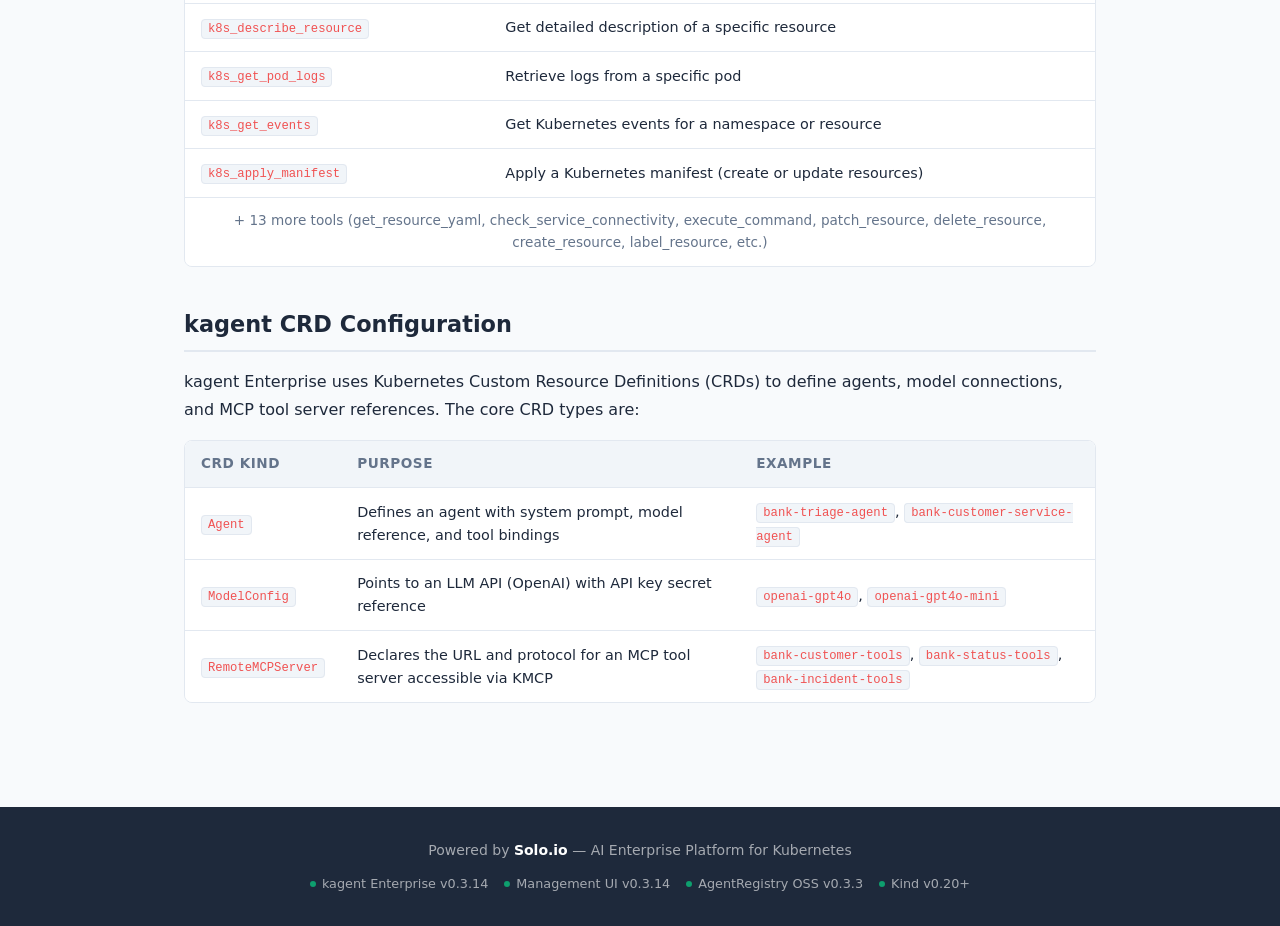
<file: docs-site/architecture.html>
<!DOCTYPE html>
<html lang="en">
<head>
  <meta charset="UTF-8" />
  <meta name="viewport" content="width=device-width, initial-scale=1.0" />
  <title>Architecture — Solo Bank AI Enterprise Demo</title>
  <link rel="stylesheet" href="static/style.css" />
</head>
<body>

<!-- Navigation -->
<nav>
  <div class="nav-inner">
    <a href="index.html" class="nav-logo">
      <div class="nav-logo-icon">SB</div>
      Solo Bank Demo
    </a>
    <ul class="nav-links">
      <li><a href="guide.html">Usage Guide</a></li>
      <li><a href="tutorial.html">Use Cases</a></li>
      <li><a href="architecture.html" class="active">Architecture</a></li>
    </ul>
  </div>
</nav>

<!-- Page Header -->
<div class="page-header">
  <div class="container">
    <h1>Architecture Overview</h1>
    <p>
      Cluster layout, namespace topology, data flow, component versions, and agent-to-tool access matrix.
    </p>
  </div>
</div>

<!-- Content -->
<div class="container">
  <div class="content">

    <h2>Cluster Diagram</h2>
    <p>
      The entire demo runs inside a single-node Kind cluster named <code>solo-bank-demo</code>.
      The diagram below shows the logical layout of namespaces and how traffic flows between components.
    </p>

    <div class="diagram">
      <pre>
┌─────────────────────────────────────────────────────────────────────────────┐
│                        Kind Cluster: solo-bank-demo                         │
│                                                                             │
│  ┌────────────────────────────────────────────────────────────────────────┐ │
│  │  namespace: kagent                                                      │ │
│  │                                                                         │ │
│  │   kagent-enterprise (controller + KMCP)  NodePort: 30083                │ │
│  │                                                                         │ │
│  │   BANKING AGENTS:                                                       │ │
│  │   ┌──────────────────┐  ┌──────────────────┐  ┌──────────────────┐   │ │
│  │   │ bank-triage      │  │ bank-customer    │  │ bank-mortgage    │   │ │
│  │   │ GPT-4o           │  │ GPT-4o Mini      │  │ GPT-4o           │   │ │
│  │   │ no tools (router)│  │ → cust, txn tools│  │ → cust, policy   │   │ │
│  │   └──────────────────┘  └──────────────────┘  └──────────────────┘   │ │
│  │   ┌──────────────────┐  ┌──────────────────┐                         │ │
│  │   │ bank-compliance  │  │ bank-it-agent    │                         │ │
│  │   │ GPT-4o           │  │ GPT-4o           │                         │ │
│  │   │ → all bank tools │  │ → all bank tools │                         │ │
│  │   └──────────────────┘  └──────────────────┘                         │ │
│  │                                                                         │ │
│  │   INFRASTRUCTURE AGENTS:                                                │ │
│  │   ┌──────────────────┐  ┌──────────────────┐                         │ │
│  │   │ bank-k8s-agent   │  │ bank-helm-agent  │                         │ │
│  │   │ GPT-4o           │  │ GPT-4o Mini      │                         │ │
│  │   │ → 18 k8s tools   │  │ no tools (KB)    │                         │ │
│  │   └──────────────────┘  └──────────────────┘                         │ │
│  │                                                                         │ │
│  │   OPERATIONS AGENTS:                                                    │ │
│  │   ┌──────────────────┐  ┌──────────────────┐                         │ │
│  │   │ bank-ops-agent   │  │ bank-incident    │                         │ │
│  │   │ GPT-4o           │  │ GPT-4o           │                         │ │
│  │   │ → status tools   │  │ → incident tools │                         │ │
│  │   └──────────────────┘  └──────────────────┘                         │ │
│  │                                                                         │ │
│  │   MULTI-AGENT COORDINATORS:                                             │ │
│  │   ┌────────────────────────┐  ┌────────────────────────┐             │ │
│  │   │ bank-infra-support     │  │ bank-ops-center        │             │ │
│  │   │ GPT-4o                 │  │ GPT-4o                 │             │ │
│  │   │ → all bank MCP tools   │  │ → ops, incident, IT    │             │ │
│  │   │   (cross-layer diag)   │  │   agents (delegation)  │             │ │
│  │   └────────────────────────┘  └────────────────────────┘             │ │
│  │                                                                         │ │
│  │   solo-enterprise-ui (Management UI)  NodePort: 30090                  │ │
│  │                                                                         │ │
│  │   RemoteMCPServer CRDs (6 total):                                      │ │
│  │     bank-customer-tools    → bank-wiki:8081/mcp  (via KMCP)           │ │
│  │     bank-policy-tools      → bank-wiki:8082/mcp  (via KMCP)           │ │
│  │     bank-transaction-tools → bank-wiki:8083/mcp  (via KMCP)           │ │
│  │     bank-status-tools      → bank-wiki:8085/mcp  (via KMCP)           │ │
│  │     bank-incident-tools    → bank-wiki:8086/mcp  (via KMCP)           │ │
│  │     kagent-tool-server     → kagent:8084/mcp     (built-in k8s tools) │ │
│  └────────────────────────────────────────────────────────────────────────┘ │
│                                                                             │
│  ┌──────────────────────────────────────────────────────────────────────┐  │
│  │  namespace: bank-wiki                                                  │  │
│  │                                                                        │  │
│  │   ┌────────────────────┐  ┌────────────────────┐  ┌───────────────┐  │  │
│  │   │ bank-customer-tools│  │ bank-policy-tools  │  │ bank-txn-tools│  │  │
│  │   │ Port: 8081         │  │ Port: 8082         │  │ Port: 8083    │  │  │
│  │   │ MCP via HTTP       │  │ MCP via HTTP       │  │ MCP via HTTP  │  │  │
│  │   └────────────────────┘  └────────────────────┘  └───────────────┘  │  │
│  │                                                                        │  │
│  │   ┌────────────────────┐  ┌────────────────────┐                     │  │
│  │   │ bank-status-tools  │  │ bank-incident-tools│                     │  │
│  │   │ Port: 8085         │  │ Port: 8086         │                     │  │
│  │   │ MCP via HTTP       │  │ MCP via HTTP       │                     │  │
│  │   └────────────────────┘  └────────────────────┘                     │  │
│  │                                                                        │  │
│  │   ┌────────────────────┐  ┌────────────────────────────────────────┐  │  │
│  │   │ bank-wiki-server   │  │ bank-docs-site (this site)             │  │  │
│  │   │ Port: 8080         │  │ NodePort: 30500                        │  │  │
│  │   │ Policy documents   │  │ nginx static HTML docs                 │  │  │
│  │   └────────────────────┘  └────────────────────────────────────────┘  │  │
│  └──────────────────────────────────────────────────────────────────────┘  │
│                                                                             │
│  ┌──────────────────────────────────────────────────────────────────────┐  │
│  │  namespace: agentregistry                                              │  │
│  │   ┌─────────────────────────────────────────────────────────────┐    │  │
│  │   │ agentregistry  NodePort: 30121  (skill catalog REST API)     │    │  │
│  │   └─────────────────────────────────────────────────────────────┘    │  │
│  └──────────────────────────────────────────────────────────────────────┘  │
│                                                                             │
└─────────────────────────────────────────────────────────────────────────────┘

External Access (all NodePort — no port-forward needed):
  NodePort 30090 → Management UI (chat with agents)
  NodePort 30121 → AgentRegistry (skill catalog API)
  NodePort 30400 → Bank Wiki (customer/policy data)
  NodePort 30500 → Docs Site (this site)
  NodePort 30083 → kagent API (controller)</pre>
    </div>

    <!-- Namespaces -->
    <h2>Namespace Inventory</h2>
    <div class="table-wrapper">
      <table>
        <thead>
          <tr>
            <th>Namespace</th>
            <th>Purpose</th>
            <th>Key Workloads</th>
            <th>Created By</th>
          </tr>
        </thead>
        <tbody>
          <tr>
            <td><code>kagent</code></td>
            <td>Agent runtime, CRD controllers, Management UI, KMCP</td>
            <td>kagent-enterprise controller, solo-enterprise-ui, Agent CRDs, ModelConfig CRDs, RemoteMCPServer CRDs</td>
            <td>Helm chart (kagent)</td>
          </tr>
          <tr>
            <td><code>agentregistry</code></td>
            <td>Skill and tool catalog with REST API</td>
            <td>agentregistry</td>
            <td>Helm chart (agentregistry)</td>
          </tr>
          <tr>
            <td><code>bank-wiki</code></td>
            <td>All banking application workloads</td>
            <td>bank-wiki-server, bank-customer-tools, bank-policy-tools, bank-transaction-tools, bank-status-tools, bank-incident-tools, bank-docs-site</td>
            <td><code>manifests/namespaces.yaml</code></td>
          </tr>
        </tbody>
      </table>
    </div>

    <!-- Data Flow -->
    <h2>Request Data Flow</h2>
    <p>
      The numbered steps below trace a complete request from a user typing in the Management UI
      to a tool response returning through the stack.
    </p>

    <div class="steps">
      <div class="step">
        <div class="step-number">1</div>
        <h3>User Sends a Prompt</h3>
        <p>
          The user opens the Management UI (<code>http://localhost:30090</code>), selects an agent
          (e.g., <code>bank-customer-service-agent</code>), and types a message such as
          "I'm John Smith, what's my balance?"
        </p>
      </div>

      <div class="step">
        <div class="step-number">2</div>
        <h3>kagent Invokes the LLM</h3>
        <p>
          The kagent runtime reads the Agent CRD for <code>bank-customer-service-agent</code>,
          assembles the system prompt and conversation history, and makes a direct API call
          to the configured LLM via its <code>ModelConfig</code> CRD (e.g.,
          <code>openai-gpt4o-mini</code> pointing to the OpenAI API with an API key secret).
          The LLM responds with a tool call:
          <code>get_customer_by_name({"name": "John Smith"})</code>.
        </p>
      </div>

      <div class="step">
        <div class="step-number">3</div>
        <h3>KMCP Routes the MCP Tool Call</h3>
        <p>
          kagent looks up the <code>RemoteMCPServer</code> named <code>bank-customer-tools</code>
          and KMCP sends the MCP <code>tools/call</code> request directly to the tool server
          in the <code>bank-wiki</code> namespace. KMCP handles the MCP protocol routing
          between the kagent controller and the remote MCP tool servers.
        </p>
      </div>

      <div class="step">
        <div class="step-number">4</div>
        <h3>MCP Tool Server Executes the Tool</h3>
        <p>
          The <code>bank-customer-tools</code> pod in <code>namespace: bank-wiki</code> receives
          the MCP request, executes the <code>get_customer_by_name</code> function against its
          in-memory customer database, and returns a JSON result.
        </p>
      </div>

      <div class="step">
        <div class="step-number">5</div>
        <h3>LLM Generates Final Response</h3>
        <p>
          The tool result is returned via KMCP to kagent, which feeds it back to the LLM.
          The LLM composes a final human-readable response: "Thank you, John. Your checking
          account balance is $4,280.50 and your savings balance is $12,450.00." This response
          is streamed back to the Management UI.
        </p>
      </div>
    </div>

    <!-- Component Versions -->
    <h2>Component Versions</h2>
    <div class="table-wrapper">
      <table>
        <thead>
          <tr>
            <th>Component</th>
            <th>Version</th>
            <th>Image / Chart</th>
            <th>Notes</th>
          </tr>
        </thead>
        <tbody>
          <tr>
            <td><strong>kagent Enterprise</strong></td>
            <td>v0.3.14</td>
            <td>Helm chart: <code>oci://us-docker.pkg.dev/solo-public/kagent-enterprise-helm/charts/kagent-enterprise</code></td>
            <td>Enterprise edition with KMCP</td>
          </tr>
          <tr>
            <td><strong>Management UI</strong></td>
            <td>v0.3.14</td>
            <td><code>solo-enterprise-ui</code></td>
            <td>Installed in kagent namespace</td>
          </tr>
          <tr>
            <td><strong>AgentRegistry</strong></td>
            <td>OSS v0.3.3</td>
            <td>Helm chart: <code>oci://ghcr.io/agentregistry-dev/agentregistry/charts/agentregistry</code></td>
            <td>Open-source; no license required</td>
          </tr>
          <tr>
            <td><strong>Kind</strong></td>
            <td>v0.20+</td>
            <td>Local cluster</td>
            <td>Single-node; ports 30121, 30400, 30500 mapped</td>
          </tr>
          <tr>
            <td><strong>GPT-4o</strong></td>
            <td>gpt-4o (latest)</td>
            <td>OpenAI API</td>
            <td>Used by 9 agents: Triage, Mortgage, Compliance, K8s, IT, Ops Monitor, Incident Manager, Infra Support, Ops Center</td>
          </tr>
          <tr>
            <td><strong>GPT-4o Mini</strong></td>
            <td>gpt-4o-mini (latest)</td>
            <td>OpenAI API</td>
            <td>Used by 2 agents: Customer Service and Helm</td>
          </tr>
          <tr>
            <td><strong>nginx</strong></td>
            <td>alpine (latest)</td>
            <td>Docker Hub <code>nginx:alpine</code></td>
            <td>Serves this docs site</td>
          </tr>
        </tbody>
      </table>
    </div>

    <!-- Agent Tool Matrix -->
    <h2>Agent Tool Access Matrix</h2>
    <p>
      This table shows which MCP servers and sub-agents each agent has access to. Access is defined in the
      Agent CRD's <code>spec.declarative.tools</code> list.
    </p>
    <div class="table-wrapper">
      <table>
        <thead>
          <tr>
            <th>Agent</th>
            <th>Model</th>
            <th>Customer<br><small>8081</small></th>
            <th>Policy<br><small>8082</small></th>
            <th>Txn<br><small>8083</small></th>
            <th>Status<br><small>8085</small></th>
            <th>Incident<br><small>8086</small></th>
            <th>K8s<br><small>8084</small></th>
            <th>Sub-Agents</th>
          </tr>
        </thead>
        <tbody>
          <tr>
            <td><strong>Triage</strong></td>
            <td><span class="badge badge-model">GPT-4o</span></td>
            <td style="text-align:center; color: #dc2626;">✗</td>
            <td style="text-align:center; color: #dc2626;">✗</td>
            <td style="text-align:center; color: #dc2626;">✗</td>
            <td style="text-align:center; color: #dc2626;">✗</td>
            <td style="text-align:center; color: #dc2626;">✗</td>
            <td style="text-align:center; color: #dc2626;">✗</td>
            <td style="text-align:center; color: #dc2626;">—</td>
          </tr>
          <tr>
            <td><strong>Customer Service</strong></td>
            <td><span class="badge badge-model">GPT-4o Mini</span></td>
            <td style="text-align:center; color: #16a34a;">✓</td>
            <td style="text-align:center; color: #dc2626;">✗</td>
            <td style="text-align:center; color: #16a34a;">✓</td>
            <td style="text-align:center; color: #dc2626;">✗</td>
            <td style="text-align:center; color: #dc2626;">✗</td>
            <td style="text-align:center; color: #dc2626;">✗</td>
            <td style="text-align:center; color: #dc2626;">—</td>
          </tr>
          <tr>
            <td><strong>Mortgage Advisor</strong></td>
            <td><span class="badge badge-model">GPT-4o</span></td>
            <td style="text-align:center; color: #16a34a;">✓</td>
            <td style="text-align:center; color: #16a34a;">✓</td>
            <td style="text-align:center; color: #dc2626;">✗</td>
            <td style="text-align:center; color: #dc2626;">✗</td>
            <td style="text-align:center; color: #dc2626;">✗</td>
            <td style="text-align:center; color: #dc2626;">✗</td>
            <td style="text-align:center; color: #dc2626;">—</td>
          </tr>
          <tr>
            <td><strong>Compliance</strong></td>
            <td><span class="badge badge-model">GPT-4o</span></td>
            <td style="text-align:center; color: #16a34a;">✓</td>
            <td style="text-align:center; color: #16a34a;">✓</td>
            <td style="text-align:center; color: #16a34a;">✓</td>
            <td style="text-align:center; color: #dc2626;">✗</td>
            <td style="text-align:center; color: #dc2626;">✗</td>
            <td style="text-align:center; color: #dc2626;">✗</td>
            <td style="text-align:center; color: #dc2626;">—</td>
          </tr>
          <tr>
            <td><strong>IT Support</strong></td>
            <td><span class="badge badge-model">GPT-4o</span></td>
            <td style="text-align:center; color: #16a34a;">✓</td>
            <td style="text-align:center; color: #16a34a;">✓</td>
            <td style="text-align:center; color: #16a34a;">✓</td>
            <td style="text-align:center; color: #dc2626;">✗</td>
            <td style="text-align:center; color: #dc2626;">✗</td>
            <td style="text-align:center; color: #dc2626;">✗</td>
            <td style="text-align:center; color: #dc2626;">—</td>
          </tr>
          <tr>
            <td><strong>Kubernetes</strong></td>
            <td><span class="badge badge-model">GPT-4o</span></td>
            <td style="text-align:center; color: #dc2626;">✗</td>
            <td style="text-align:center; color: #dc2626;">✗</td>
            <td style="text-align:center; color: #dc2626;">✗</td>
            <td style="text-align:center; color: #dc2626;">✗</td>
            <td style="text-align:center; color: #dc2626;">✗</td>
            <td style="text-align:center; color: #16a34a;">✓</td>
            <td style="text-align:center; color: #dc2626;">—</td>
          </tr>
          <tr>
            <td><strong>Helm</strong></td>
            <td><span class="badge badge-model">GPT-4o Mini</span></td>
            <td style="text-align:center; color: #dc2626;">✗</td>
            <td style="text-align:center; color: #dc2626;">✗</td>
            <td style="text-align:center; color: #dc2626;">✗</td>
            <td style="text-align:center; color: #dc2626;">✗</td>
            <td style="text-align:center; color: #dc2626;">✗</td>
            <td style="text-align:center; color: #dc2626;">✗</td>
            <td style="text-align:center; color: #dc2626;">—</td>
          </tr>
          <tr>
            <td><strong>Ops Monitor</strong></td>
            <td><span class="badge badge-model">GPT-4o</span></td>
            <td style="text-align:center; color: #dc2626;">✗</td>
            <td style="text-align:center; color: #dc2626;">✗</td>
            <td style="text-align:center; color: #dc2626;">✗</td>
            <td style="text-align:center; color: #16a34a;">✓</td>
            <td style="text-align:center; color: #dc2626;">✗</td>
            <td style="text-align:center; color: #dc2626;">✗</td>
            <td style="text-align:center; color: #dc2626;">—</td>
          </tr>
          <tr>
            <td><strong>Incident Manager</strong></td>
            <td><span class="badge badge-model">GPT-4o</span></td>
            <td style="text-align:center; color: #dc2626;">✗</td>
            <td style="text-align:center; color: #dc2626;">✗</td>
            <td style="text-align:center; color: #dc2626;">✗</td>
            <td style="text-align:center; color: #dc2626;">✗</td>
            <td style="text-align:center; color: #16a34a;">✓</td>
            <td style="text-align:center; color: #dc2626;">✗</td>
            <td style="text-align:center; color: #dc2626;">—</td>
          </tr>
          <tr style="background: rgba(251,191,36,0.05);">
            <td><strong>Infra Support</strong> <span class="badge" style="background:#fef3c7;color:#92400e;font-size:0.6rem;">MULTI</span></td>
            <td><span class="badge badge-model">GPT-4o</span></td>
            <td style="text-align:center; color: #16a34a;">✓</td>
            <td style="text-align:center; color: #16a34a;">✓</td>
            <td style="text-align:center; color: #16a34a;">✓</td>
            <td style="text-align:center; color: #dc2626;">✗</td>
            <td style="text-align:center; color: #dc2626;">✗</td>
            <td style="text-align:center; color: #dc2626;">✗</td>
            <td style="text-align:center; color: #dc2626;">—</td>
          </tr>
          <tr style="background: rgba(251,191,36,0.05);">
            <td><strong>Ops Center</strong> <span class="badge" style="background:#fef3c7;color:#92400e;font-size:0.6rem;">MULTI</span></td>
            <td><span class="badge badge-model">GPT-4o</span></td>
            <td style="text-align:center; color: #dc2626;">✗</td>
            <td style="text-align:center; color: #dc2626;">✗</td>
            <td style="text-align:center; color: #dc2626;">✗</td>
            <td style="text-align:center; color: #dc2626;">✗</td>
            <td style="text-align:center; color: #dc2626;">✗</td>
            <td style="text-align:center; color: #dc2626;">✗</td>
            <td style="font-size:0.75rem;">ops, incident, IT</td>
          </tr>
        </tbody>
      </table>
    </div>

    <div class="callout callout-warning">
      <div class="callout-icon">⚠️</div>
      <div class="callout-body">
        <strong>Compliance Agent is Internal Only</strong>
        The Compliance Agent has the broadest bank tool access — all three banking MCP servers.
        It is intended for internal bank staff only. The Triage Agent's system prompt explicitly
        prevents routing customers to it.
      </div>
    </div>

    <div class="callout callout-info">
      <div class="callout-icon">ℹ️</div>
      <div class="callout-body">
        <strong>Multi-Agent Delegation</strong>
        The Operations Center Agent uses kagent's <code>type: Agent</code> tool type to delegate to
        other agents (Ops Monitor, Incident Manager, IT Support) rather than calling MCP tools directly.
        This enables cross-system correlation through agent orchestration.
      </div>
    </div>

    <!-- MCP Tool Inventory -->
    <h2>MCP Tool Inventory</h2>
    <p>
      Each MCP server exposes multiple tools. Below is a summary of what each server provides:
    </p>

    <h3>bank-customer-tools (port 8081)</h3>
    <div class="table-wrapper">
      <table>
        <thead>
          <tr>
            <th>Tool Name</th>
            <th>Description</th>
          </tr>
        </thead>
        <tbody>
          <tr>
            <td><code>get_customer_by_id</code></td>
            <td>Look up a customer profile by Customer ID (e.g., CUST-00042)</td>
          </tr>
          <tr>
            <td><code>get_customer_by_name</code></td>
            <td>Search for a customer by full name or partial name</td>
          </tr>
          <tr>
            <td><code>get_account_balance</code></td>
            <td>Retrieve account balances for all accounts associated with a customer</td>
          </tr>
          <tr>
            <td><code>search_customers</code></td>
            <td>Search customers by various criteria (city, credit tier, account type)</td>
          </tr>
          <tr>
            <td><code>list_customers</code></td>
            <td>Return a paginated list of all customers</td>
          </tr>
        </tbody>
      </table>
    </div>

    <h3>bank-policy-tools (port 8082)</h3>
    <div class="table-wrapper">
      <table>
        <thead>
          <tr>
            <th>Tool Name</th>
            <th>Description</th>
          </tr>
        </thead>
        <tbody>
          <tr>
            <td><code>get_policy</code></td>
            <td>Retrieve a specific bank policy document by slug (e.g., "lending-policy-2025")</td>
          </tr>
          <tr>
            <td><code>list_policies</code></td>
            <td>List all available bank policy documents</td>
          </tr>
          <tr>
            <td><code>get_rate_table</code></td>
            <td>Retrieve current rate tables for mortgage products by credit tier</td>
          </tr>
          <tr>
            <td><code>search_policies</code></td>
            <td>Full-text search across all policy documents</td>
          </tr>
          <tr>
            <td><code>get_credit_tier</code></td>
            <td>Determine the credit tier (Excellent/Good/Fair/Poor) for a given credit score</td>
          </tr>
        </tbody>
      </table>
    </div>

    <h3>bank-transaction-tools (port 8083)</h3>
    <div class="table-wrapper">
      <table>
        <thead>
          <tr>
            <th>Tool Name</th>
            <th>Description</th>
          </tr>
        </thead>
        <tbody>
          <tr>
            <td><code>get_transactions</code></td>
            <td>Retrieve recent transactions for a customer, with optional date range and limit</td>
          </tr>
          <tr>
            <td><code>get_transaction_by_id</code></td>
            <td>Look up a specific transaction by its transaction ID</td>
          </tr>
          <tr>
            <td><code>search_transactions</code></td>
            <td>Search transactions by amount, merchant, date, or type</td>
          </tr>
          <tr>
            <td><code>get_large_transactions</code></td>
            <td>Return transactions above a specified amount threshold (AML use case)</td>
          </tr>
          <tr>
            <td><code>get_account_summary</code></td>
            <td>Return aggregate account stats: total debits, credits, and balance trend</td>
          </tr>
        </tbody>
      </table>
    </div>

    <h3>bank-status-tools (port 8085)</h3>
    <div class="table-wrapper">
      <table>
        <thead>
          <tr>
            <th>Tool Name</th>
            <th>Description</th>
          </tr>
        </thead>
        <tbody>
          <tr>
            <td><code>get_app_status</code></td>
            <td>Get the health status and metrics for a specific banking application by ID</td>
          </tr>
          <tr>
            <td><code>list_apps</code></td>
            <td>List all banking applications with their current status (6 apps total)</td>
          </tr>
          <tr>
            <td><code>get_datacenter_status</code></td>
            <td>Get the health status of a specific datacenter by ID</td>
          </tr>
          <tr>
            <td><code>list_datacenters</code></td>
            <td>List all datacenters with their current status (4 regions)</td>
          </tr>
          <tr>
            <td><code>get_system_overview</code></td>
            <td>Generate a system-wide health overview combining app and datacenter status</td>
          </tr>
        </tbody>
      </table>
    </div>

    <h3>bank-incident-tools (port 8086)</h3>
    <div class="table-wrapper">
      <table>
        <thead>
          <tr>
            <th>Tool Name</th>
            <th>Description</th>
          </tr>
        </thead>
        <tbody>
          <tr>
            <td><code>get_incident</code></td>
            <td>Get details for a specific incident by ID (includes timeline, assignee, status)</td>
          </tr>
          <tr>
            <td><code>list_incidents</code></td>
            <td>List all active incidents with severity, status, and affected applications</td>
          </tr>
          <tr>
            <td><code>get_ticket</code></td>
            <td>Get details for a specific IT ticket by ID</td>
          </tr>
          <tr>
            <td><code>list_tickets</code></td>
            <td>List all IT tickets with priority, category, and assignment</td>
          </tr>
          <tr>
            <td><code>search_incidents</code></td>
            <td>Search across all incidents and tickets by keyword</td>
          </tr>
        </tbody>
      </table>
    </div>

    <h3>kagent-tool-server (port 8084 — built-in)</h3>
    <div class="table-wrapper">
      <table>
        <thead>
          <tr>
            <th>Tool Name</th>
            <th>Description</th>
          </tr>
        </thead>
        <tbody>
          <tr>
            <td><code>k8s_get_resources</code></td>
            <td>List Kubernetes resources by kind in a namespace</td>
          </tr>
          <tr>
            <td><code>k8s_describe_resource</code></td>
            <td>Get detailed description of a specific resource</td>
          </tr>
          <tr>
            <td><code>k8s_get_pod_logs</code></td>
            <td>Retrieve logs from a specific pod</td>
          </tr>
          <tr>
            <td><code>k8s_get_events</code></td>
            <td>Get Kubernetes events for a namespace or resource</td>
          </tr>
          <tr>
            <td><code>k8s_apply_manifest</code></td>
            <td>Apply a Kubernetes manifest (create or update resources)</td>
          </tr>
          <tr>
            <td colspan="2" style="text-align:center; color: var(--text-muted); font-size:0.85rem;">
              + 13 more tools (get_resource_yaml, check_service_connectivity, execute_command,
              patch_resource, delete_resource, create_resource, label_resource, etc.)
            </td>
          </tr>
        </tbody>
      </table>
    </div>

    <!-- kagent CRD Configuration -->
    <h2>kagent CRD Configuration</h2>
    <p>
      kagent Enterprise uses Kubernetes Custom Resource Definitions (CRDs) to define agents,
      model connections, and MCP tool server references. The core CRD types are:
    </p>
    <div class="table-wrapper">
      <table>
        <thead>
          <tr>
            <th>CRD Kind</th>
            <th>Purpose</th>
            <th>Example</th>
          </tr>
        </thead>
        <tbody>
          <tr>
            <td><code>Agent</code></td>
            <td>Defines an agent with system prompt, model reference, and tool bindings</td>
            <td><code>bank-triage-agent</code>, <code>bank-customer-service-agent</code></td>
          </tr>
          <tr>
            <td><code>ModelConfig</code></td>
            <td>Points to an LLM API (OpenAI) with API key secret reference</td>
            <td><code>openai-gpt4o</code>, <code>openai-gpt4o-mini</code></td>
          </tr>
          <tr>
            <td><code>RemoteMCPServer</code></td>
            <td>Declares the URL and protocol for an MCP tool server accessible via KMCP</td>
            <td><code>bank-customer-tools</code>, <code>bank-status-tools</code>, <code>bank-incident-tools</code></td>
          </tr>
        </tbody>
      </table>
    </div>

  </div>
</div>

<!-- Footer -->
<footer>
  <div class="container">
    <p>Powered by <strong>Solo.io</strong> — AI Enterprise Platform for Kubernetes</p>
    <div class="footer-versions">
      <div class="footer-version-item">
        <div class="version-dot"></div>
        kagent Enterprise v0.3.14
      </div>
      <div class="footer-version-item">
        <div class="version-dot"></div>
        Management UI v0.3.14
      </div>
      <div class="footer-version-item">
        <div class="version-dot"></div>
        AgentRegistry OSS v0.3.3
      </div>
      <div class="footer-version-item">
        <div class="version-dot"></div>
        Kind v0.20+
      </div>
    </div>
  </div>
</footer>

</body>
</html>
</file>
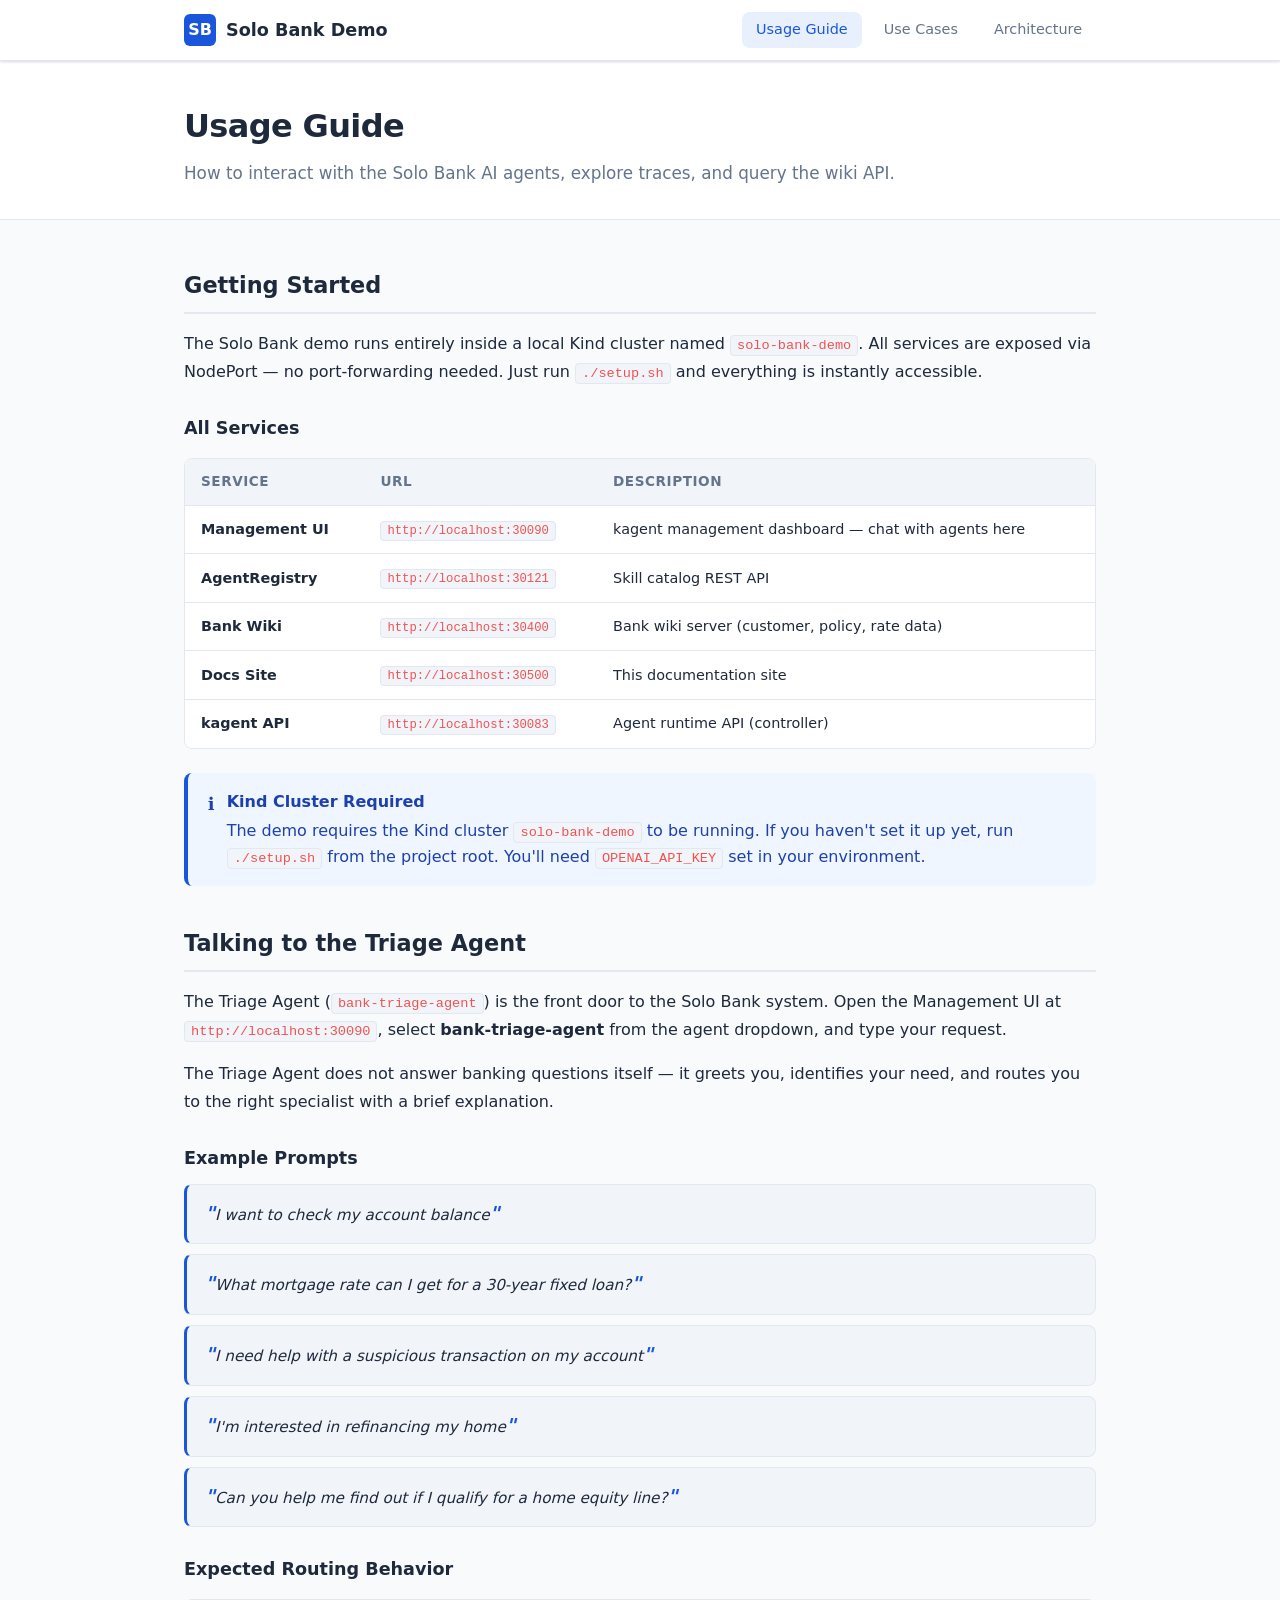
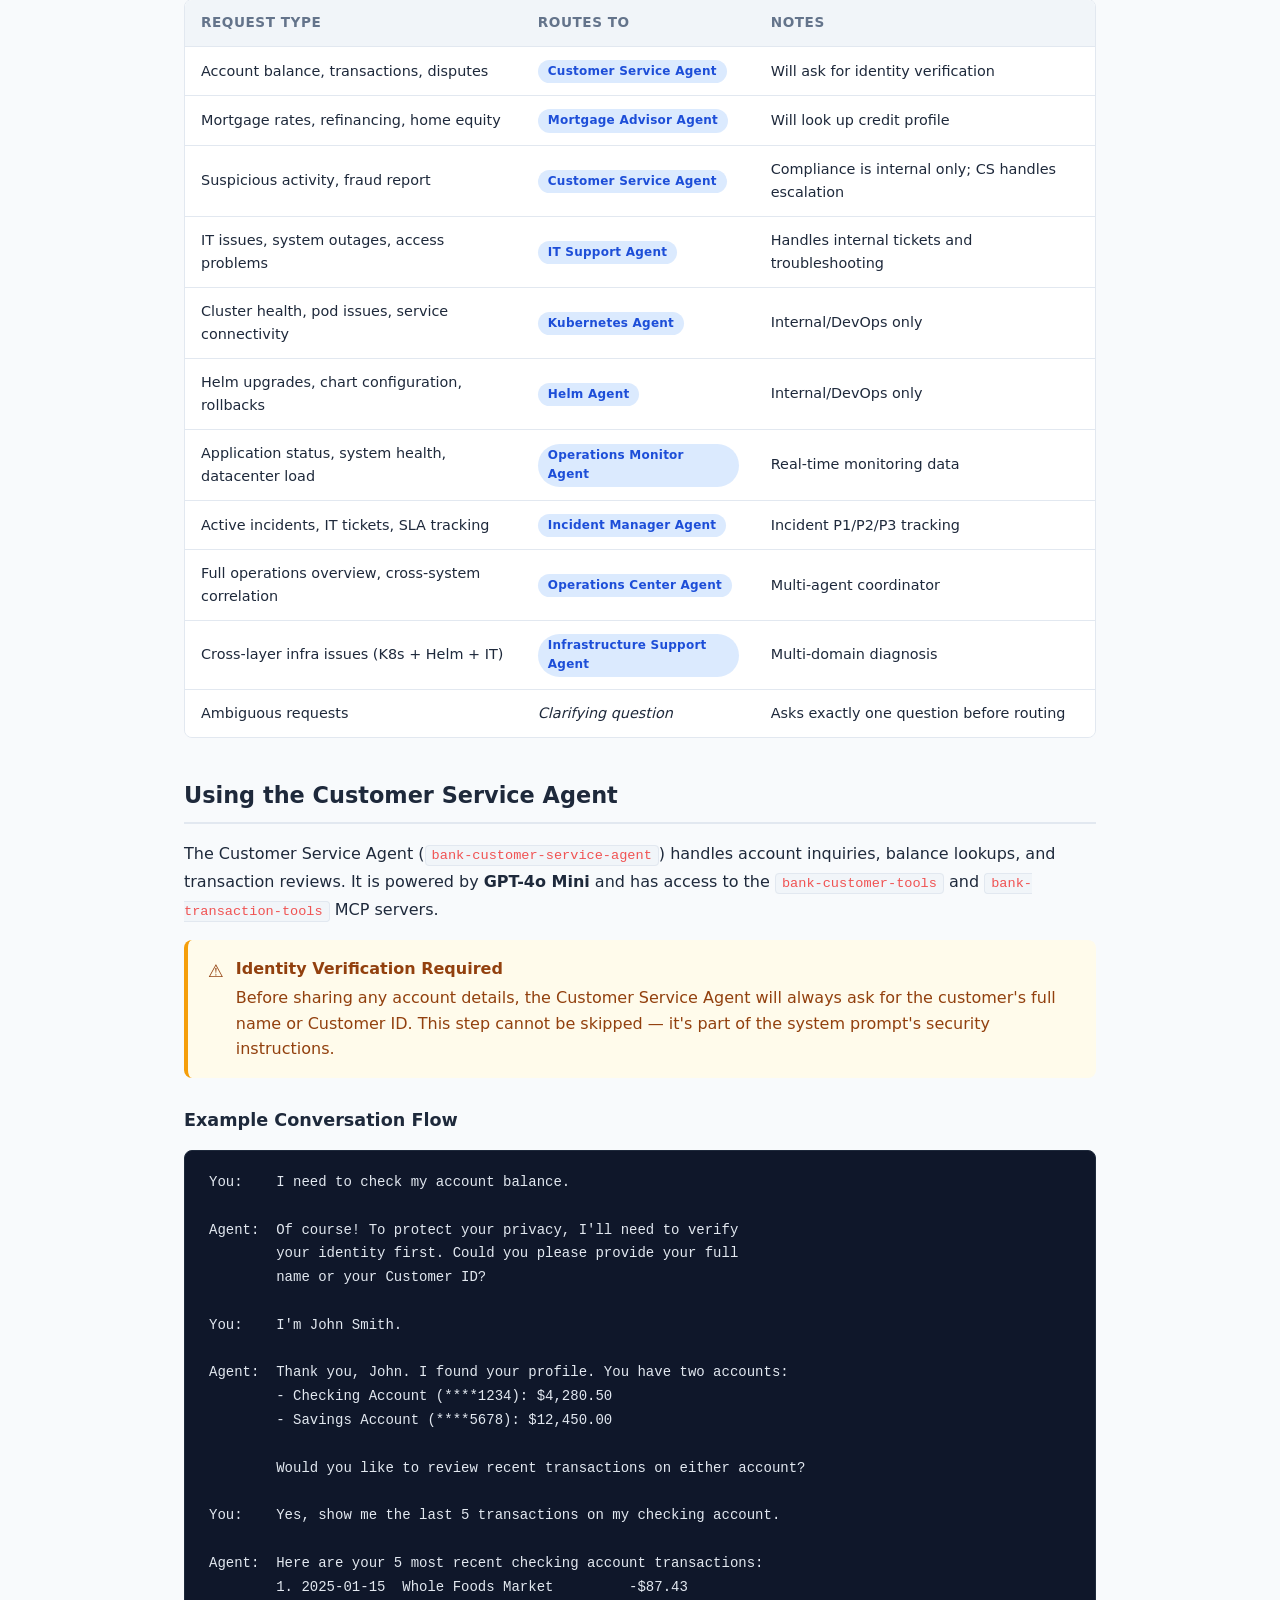
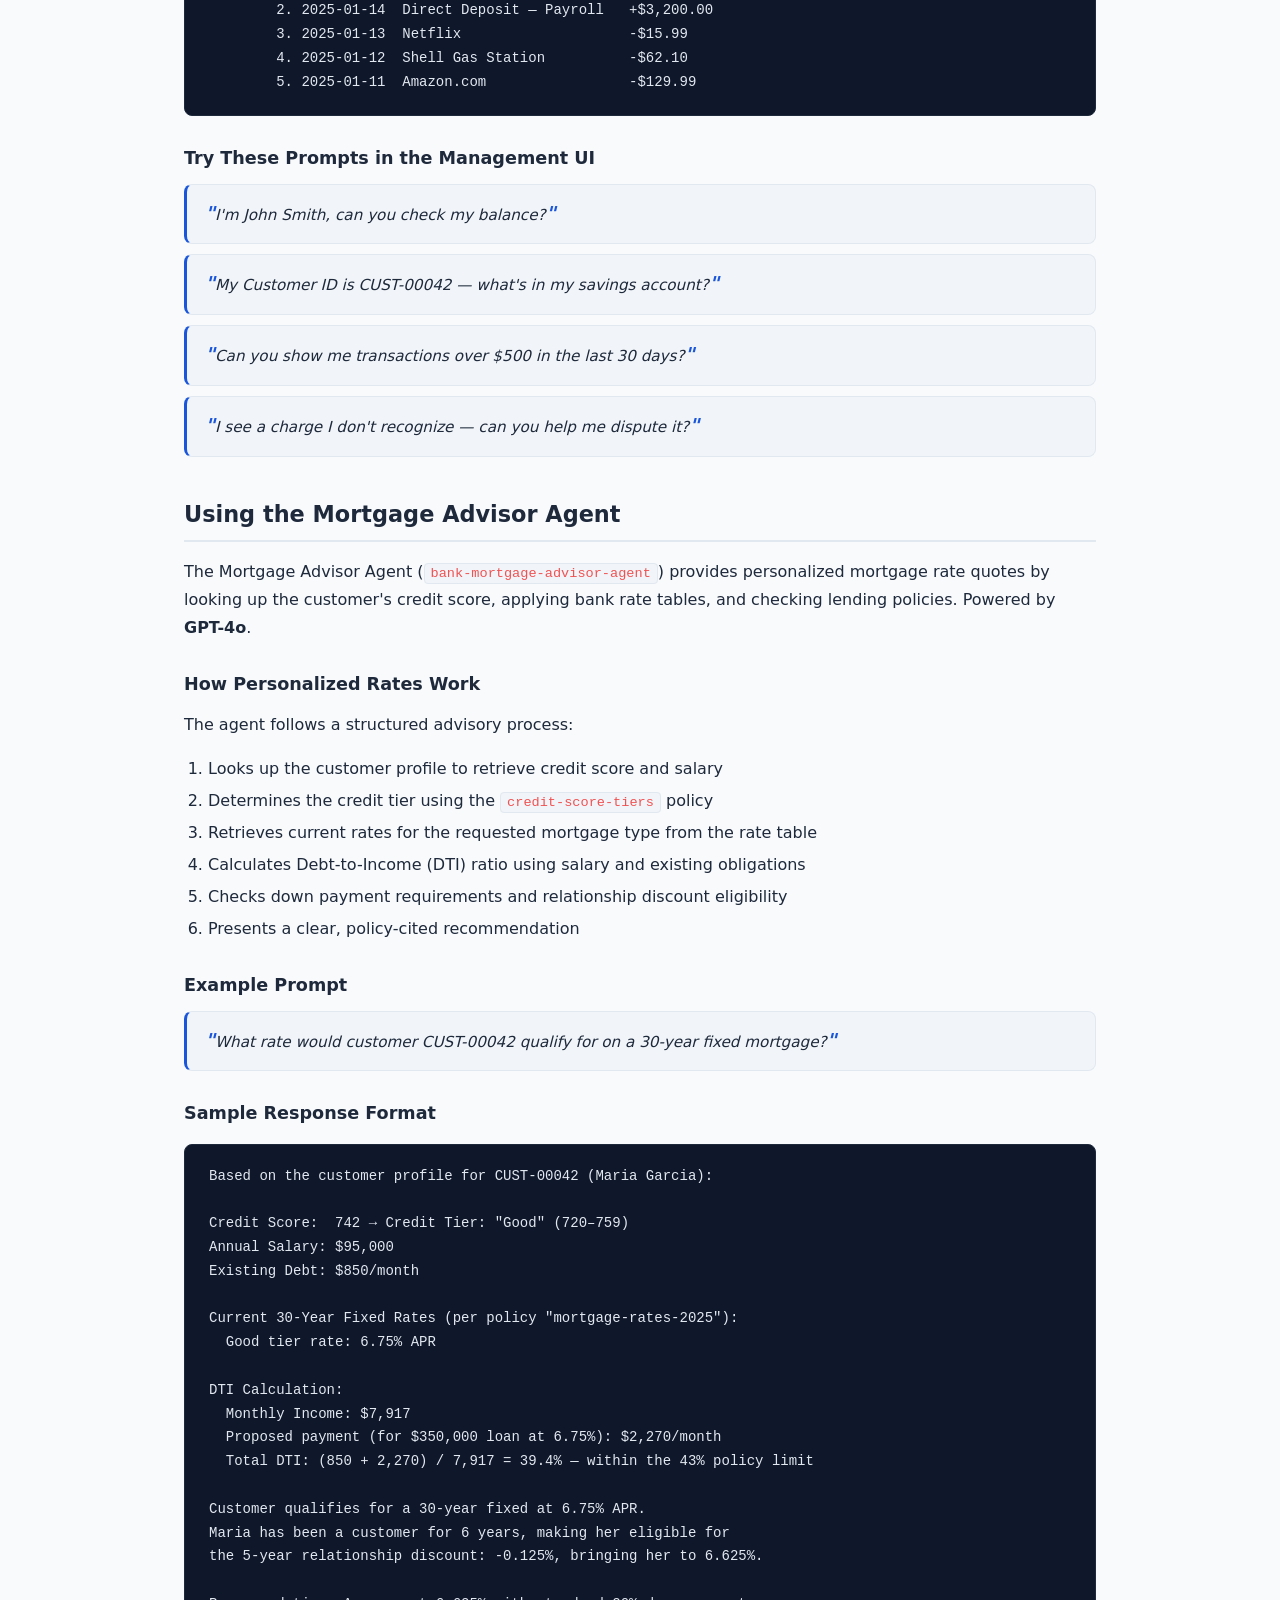
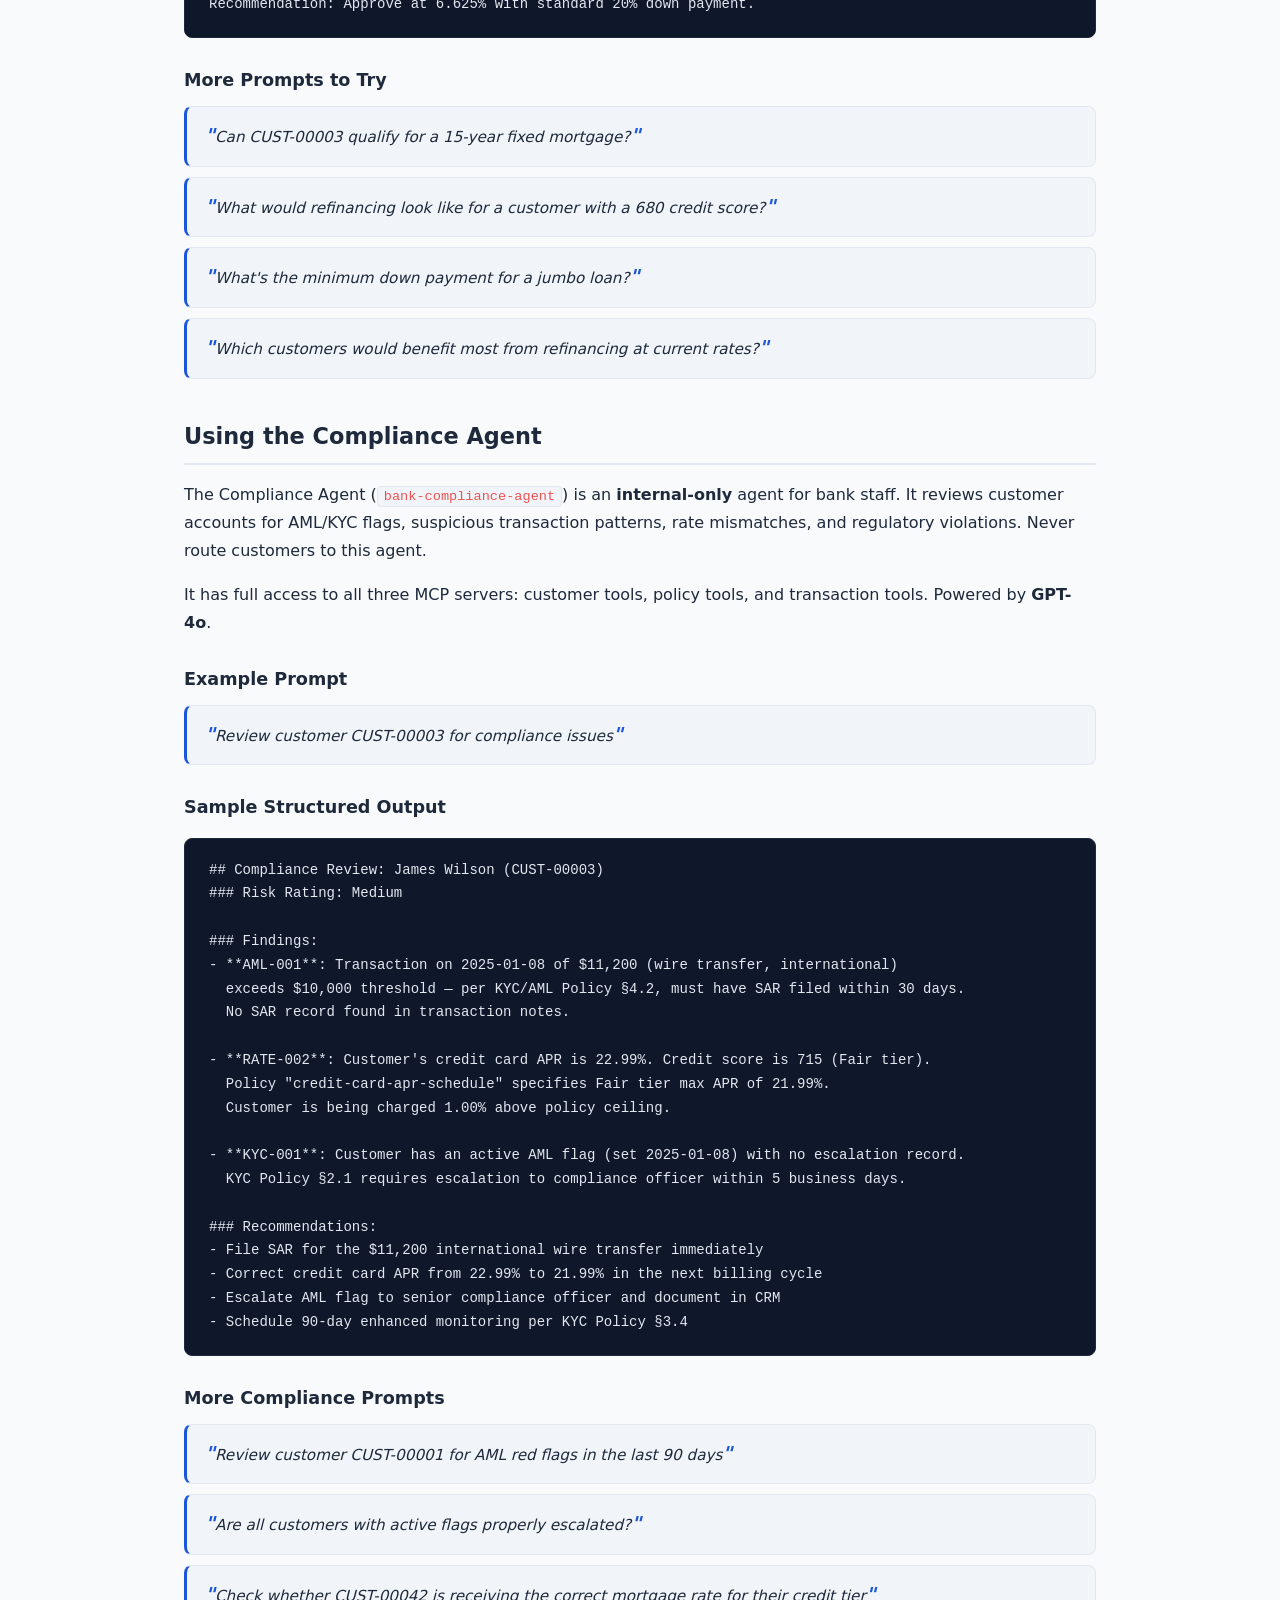
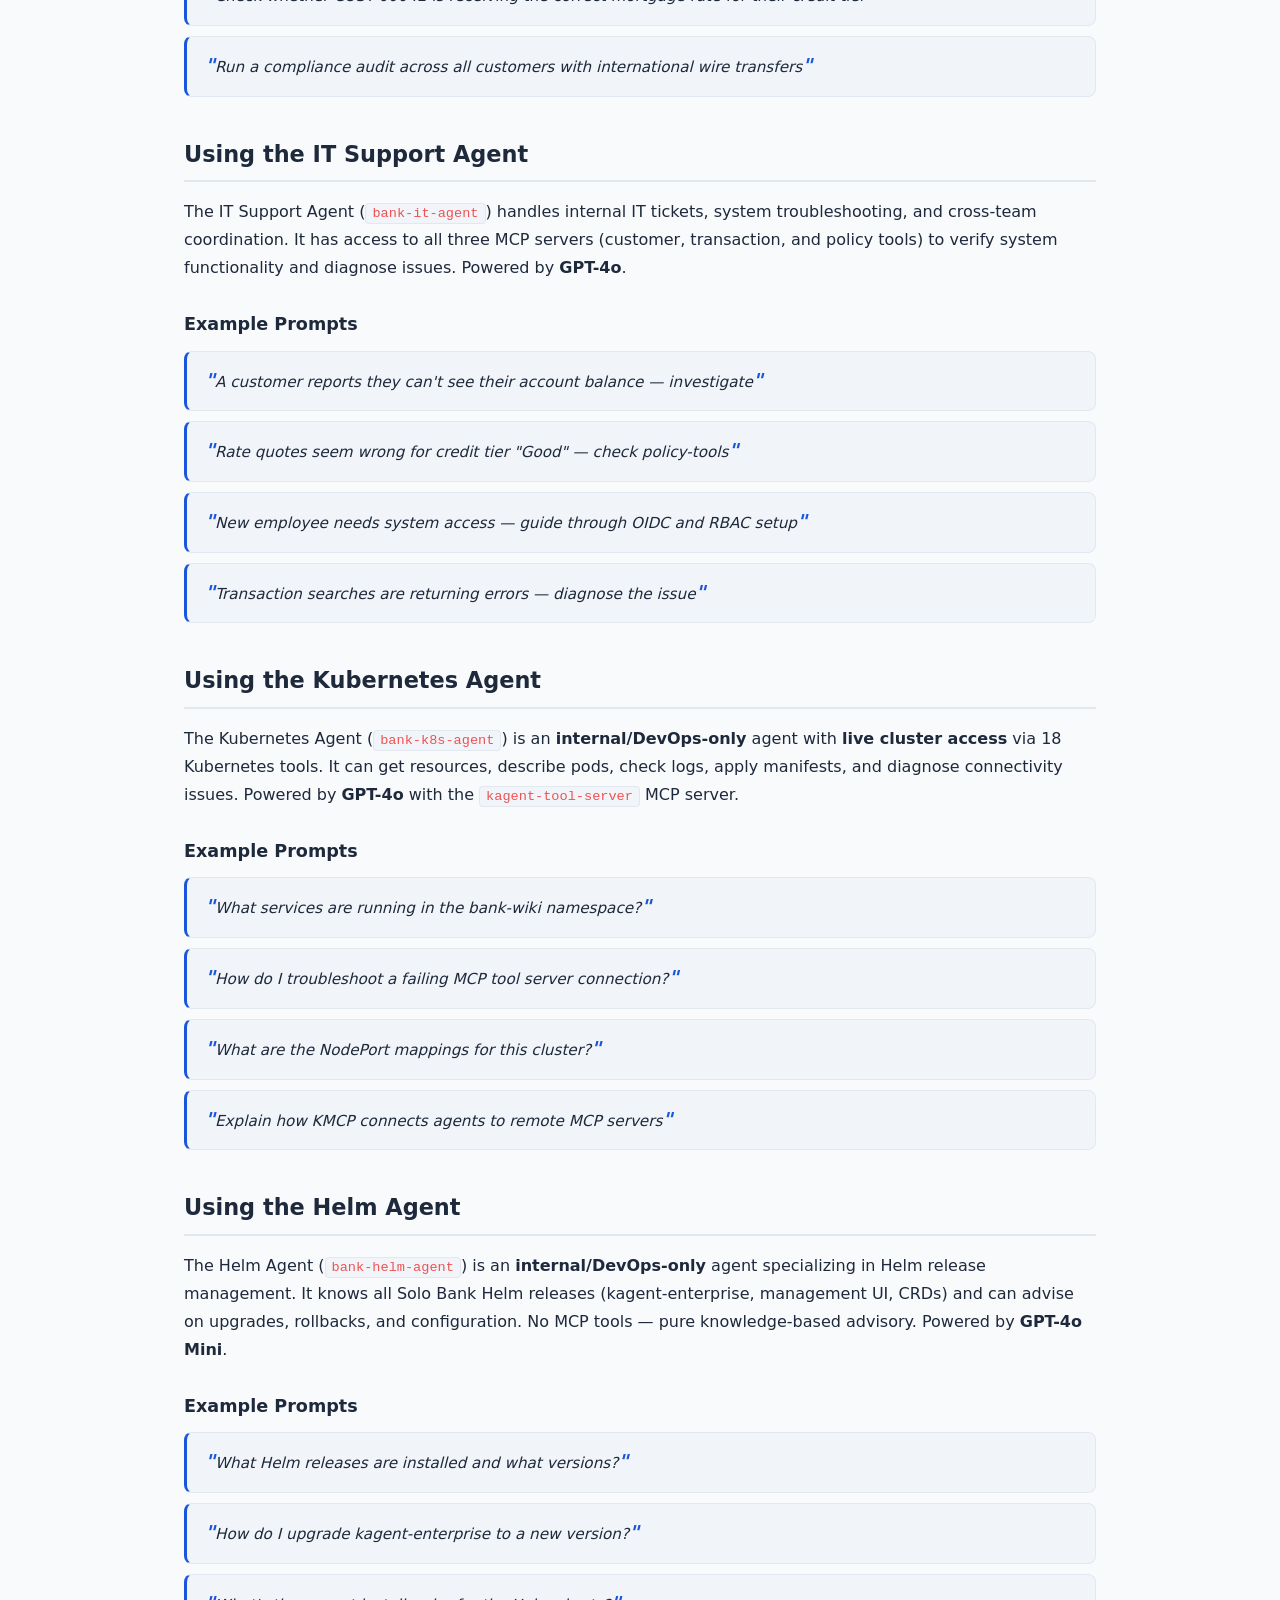
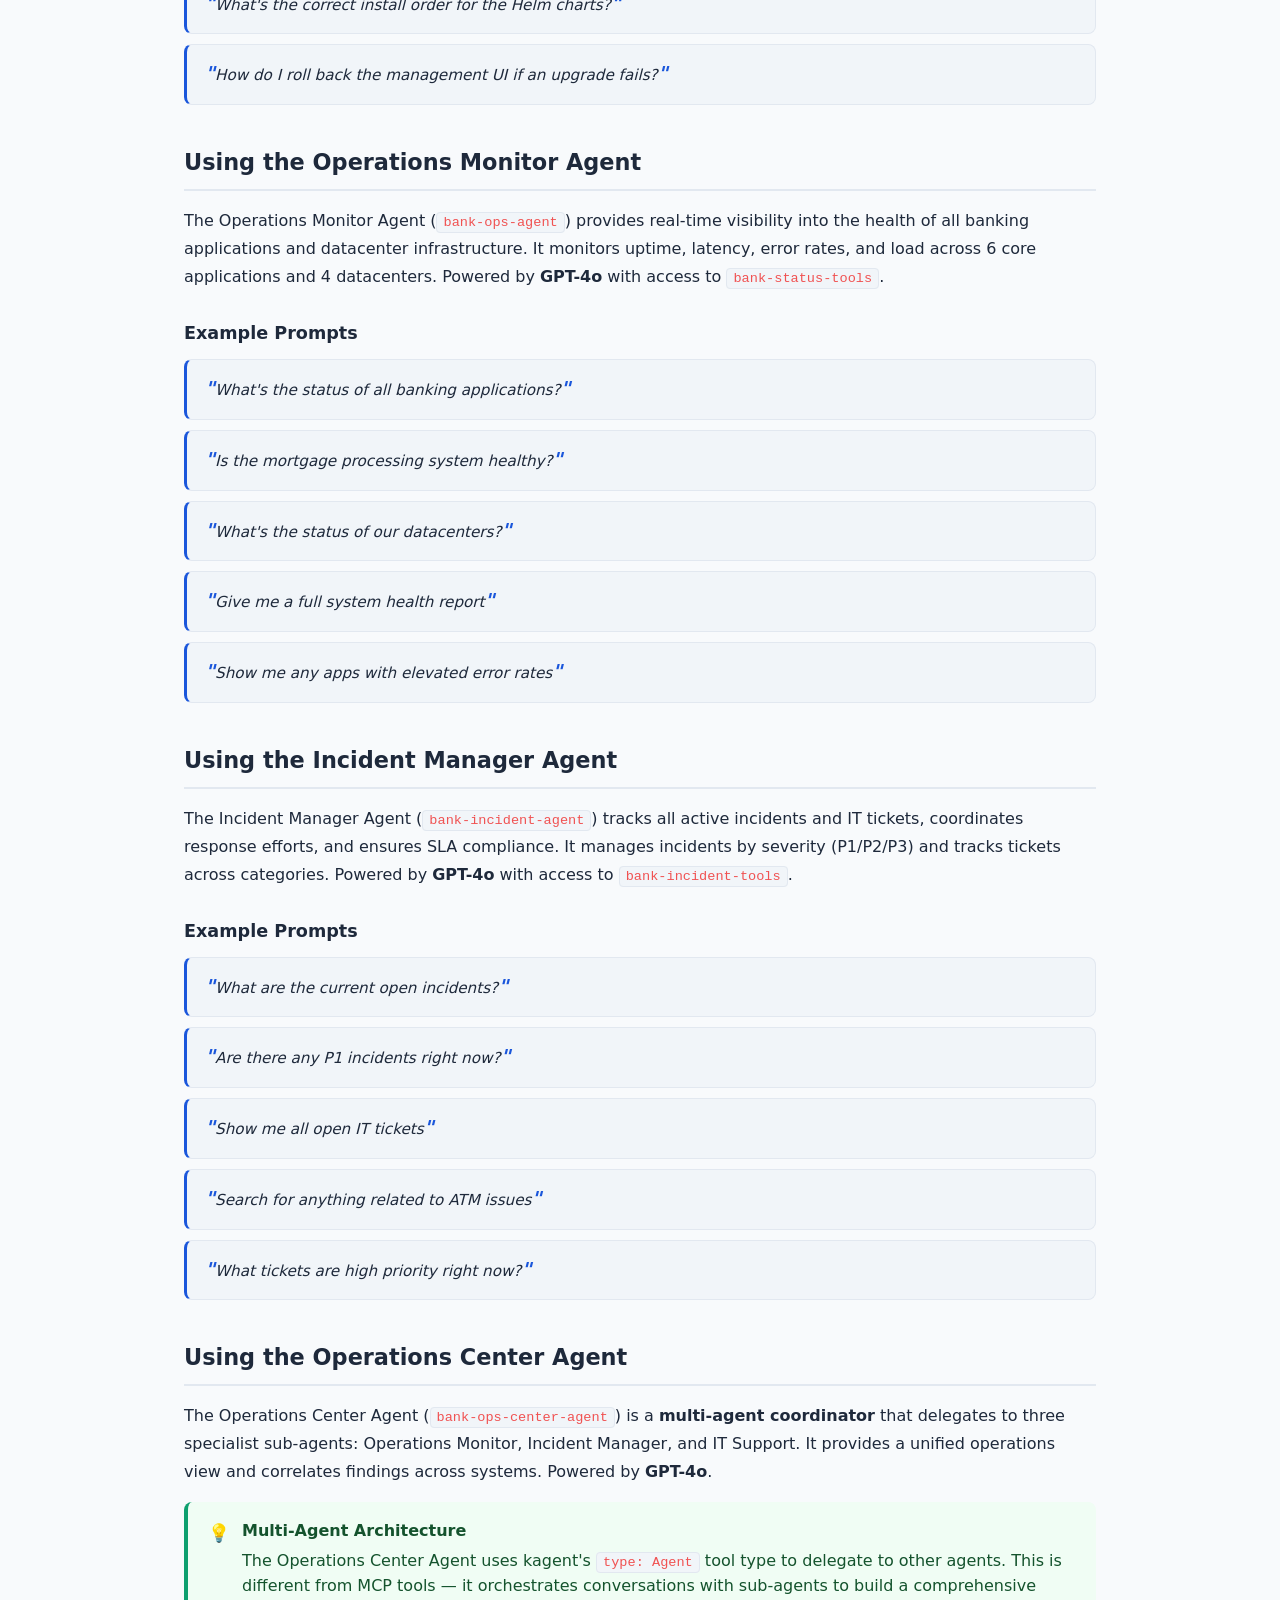
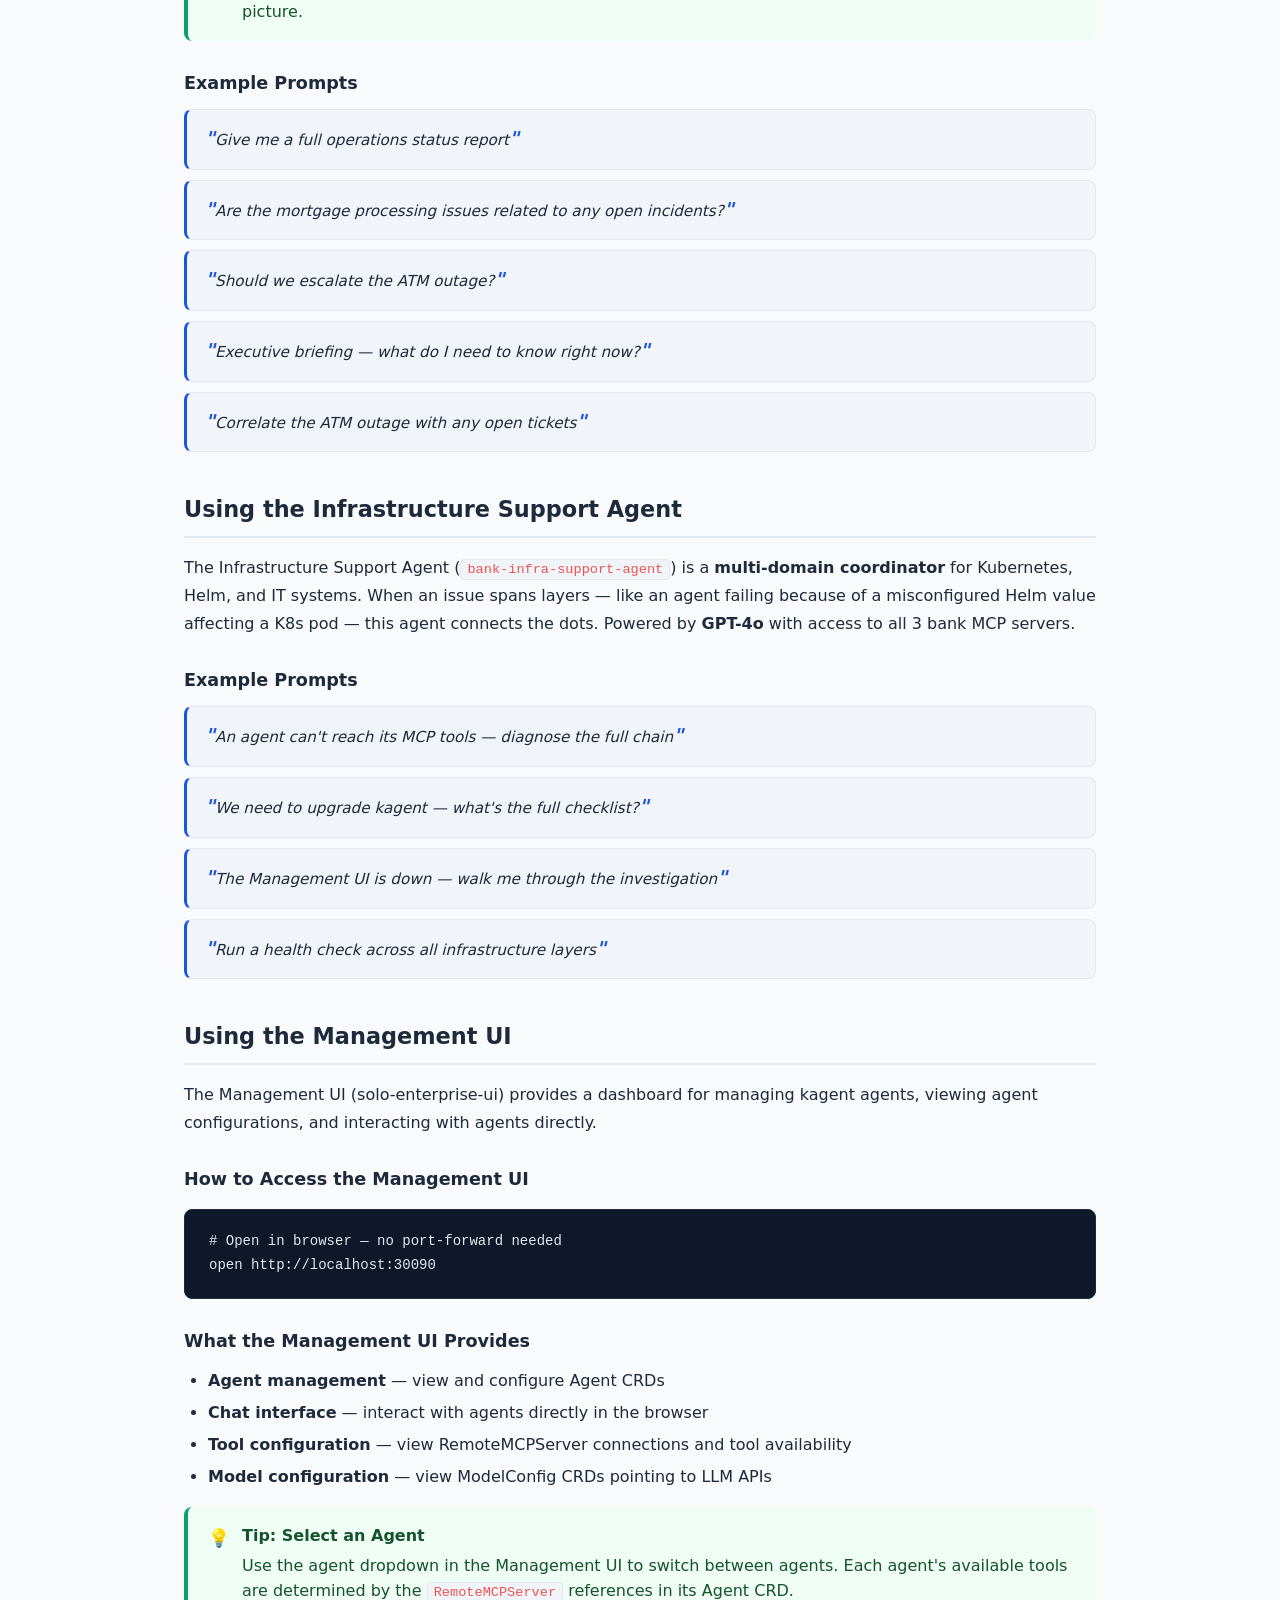
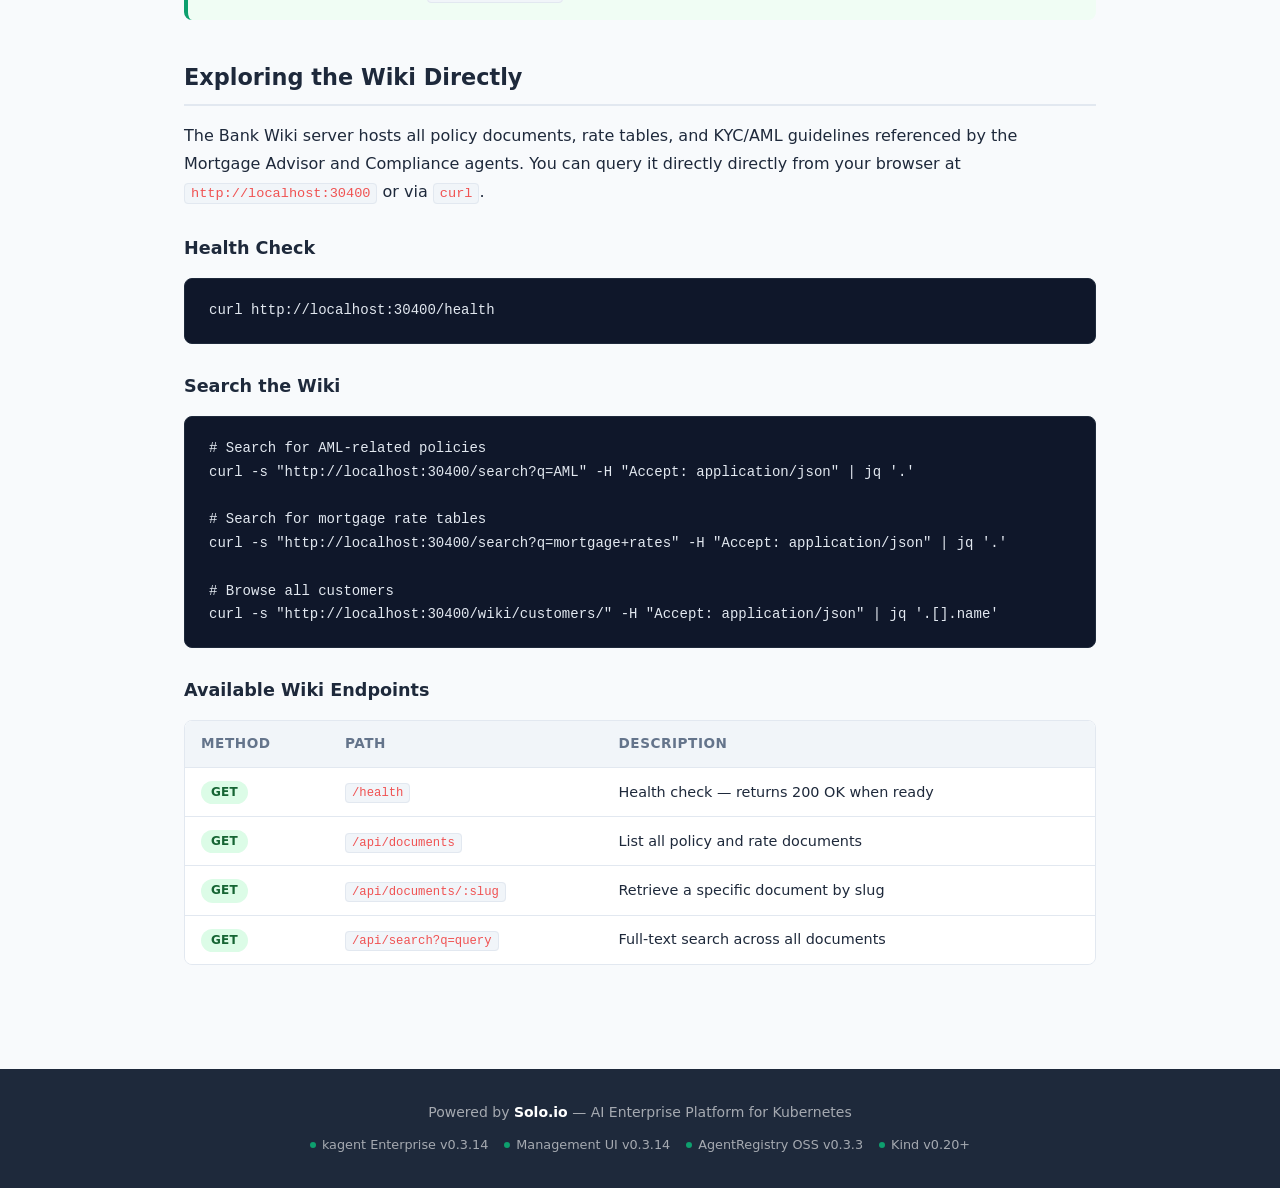
<file: docs-site/guide.html>
<!DOCTYPE html>
<html lang="en">
<head>
  <meta charset="UTF-8" />
  <meta name="viewport" content="width=device-width, initial-scale=1.0" />
  <title>Usage Guide — Solo Bank AI Enterprise Demo</title>
  <link rel="stylesheet" href="static/style.css" />
</head>
<body>

<!-- Navigation -->
<nav>
  <div class="nav-inner">
    <a href="index.html" class="nav-logo">
      <div class="nav-logo-icon">SB</div>
      Solo Bank Demo
    </a>
    <ul class="nav-links">
      <li><a href="guide.html" class="active">Usage Guide</a></li>
      <li><a href="tutorial.html">Use Cases</a></li>
      <li><a href="architecture.html">Architecture</a></li>
    </ul>
  </div>
</nav>

<!-- Page Header -->
<div class="page-header">
  <div class="container">
    <h1>Usage Guide</h1>
    <p>How to interact with the Solo Bank AI agents, explore traces, and query the wiki API.</p>
  </div>
</div>

<!-- Content -->
<div class="container">
  <div class="content">

    <!-- Getting Started -->
    <h2>Getting Started</h2>
    <p>
      The Solo Bank demo runs entirely inside a local Kind cluster named <code>solo-bank-demo</code>.
      All services are exposed via NodePort — no port-forwarding needed.
      Just run <code>./setup.sh</code> and everything is instantly accessible.
    </p>

    <h3>All Services</h3>
    <div class="table-wrapper">
      <table>
        <thead>
          <tr>
            <th>Service</th>
            <th>URL</th>
            <th>Description</th>
          </tr>
        </thead>
        <tbody>
          <tr>
            <td><strong>Management UI</strong></td>
            <td><code>http://localhost:30090</code></td>
            <td>kagent management dashboard — chat with agents here</td>
          </tr>
          <tr>
            <td><strong>AgentRegistry</strong></td>
            <td><code>http://localhost:30121</code></td>
            <td>Skill catalog REST API</td>
          </tr>
          <tr>
            <td><strong>Bank Wiki</strong></td>
            <td><code>http://localhost:30400</code></td>
            <td>Bank wiki server (customer, policy, rate data)</td>
          </tr>
          <tr>
            <td><strong>Docs Site</strong></td>
            <td><code>http://localhost:30500</code></td>
            <td>This documentation site</td>
          </tr>
          <tr>
            <td><strong>kagent API</strong></td>
            <td><code>http://localhost:30083</code></td>
            <td>Agent runtime API (controller)</td>
          </tr>
        </tbody>
      </table>
    </div>

    <div class="callout callout-info">
      <div class="callout-icon">ℹ️</div>
      <div class="callout-body">
        <strong>Kind Cluster Required</strong>
        The demo requires the Kind cluster <code>solo-bank-demo</code> to be running.
        If you haven't set it up yet, run <code>./setup.sh</code> from the project root.
        You'll need <code>OPENAI_API_KEY</code> set in your environment.
      </div>
    </div>

    <!-- Triage Agent -->
    <h2>Talking to the Triage Agent</h2>
    <p>
      The Triage Agent (<code>bank-triage-agent</code>) is the front door to the Solo Bank system.
      Open the Management UI at <code>http://localhost:30090</code>, select
      <strong>bank-triage-agent</strong> from the agent dropdown, and type your request.
    </p>
    <p>
      The Triage Agent does not answer banking questions itself — it greets you, identifies your
      need, and routes you to the right specialist with a brief explanation.
    </p>

    <h3>Example Prompts</h3>
    <div class="prompt-example">I want to check my account balance</div>
    <div class="prompt-example">What mortgage rate can I get for a 30-year fixed loan?</div>
    <div class="prompt-example">I need help with a suspicious transaction on my account</div>
    <div class="prompt-example">I'm interested in refinancing my home</div>
    <div class="prompt-example">Can you help me find out if I qualify for a home equity line?</div>

    <h3>Expected Routing Behavior</h3>
    <div class="table-wrapper">
      <table>
        <thead>
          <tr>
            <th>Request Type</th>
            <th>Routes To</th>
            <th>Notes</th>
          </tr>
        </thead>
        <tbody>
          <tr>
            <td>Account balance, transactions, disputes</td>
            <td><span class="badge badge-agent">Customer Service Agent</span></td>
            <td>Will ask for identity verification</td>
          </tr>
          <tr>
            <td>Mortgage rates, refinancing, home equity</td>
            <td><span class="badge badge-agent">Mortgage Advisor Agent</span></td>
            <td>Will look up credit profile</td>
          </tr>
          <tr>
            <td>Suspicious activity, fraud report</td>
            <td><span class="badge badge-agent">Customer Service Agent</span></td>
            <td>Compliance is internal only; CS handles escalation</td>
          </tr>
          <tr>
            <td>IT issues, system outages, access problems</td>
            <td><span class="badge badge-agent">IT Support Agent</span></td>
            <td>Handles internal tickets and troubleshooting</td>
          </tr>
          <tr>
            <td>Cluster health, pod issues, service connectivity</td>
            <td><span class="badge badge-agent">Kubernetes Agent</span></td>
            <td>Internal/DevOps only</td>
          </tr>
          <tr>
            <td>Helm upgrades, chart configuration, rollbacks</td>
            <td><span class="badge badge-agent">Helm Agent</span></td>
            <td>Internal/DevOps only</td>
          </tr>
          <tr>
            <td>Application status, system health, datacenter load</td>
            <td><span class="badge badge-agent">Operations Monitor Agent</span></td>
            <td>Real-time monitoring data</td>
          </tr>
          <tr>
            <td>Active incidents, IT tickets, SLA tracking</td>
            <td><span class="badge badge-agent">Incident Manager Agent</span></td>
            <td>Incident P1/P2/P3 tracking</td>
          </tr>
          <tr>
            <td>Full operations overview, cross-system correlation</td>
            <td><span class="badge badge-agent">Operations Center Agent</span></td>
            <td>Multi-agent coordinator</td>
          </tr>
          <tr>
            <td>Cross-layer infra issues (K8s + Helm + IT)</td>
            <td><span class="badge badge-agent">Infrastructure Support Agent</span></td>
            <td>Multi-domain diagnosis</td>
          </tr>
          <tr>
            <td>Ambiguous requests</td>
            <td><em>Clarifying question</em></td>
            <td>Asks exactly one question before routing</td>
          </tr>
        </tbody>
      </table>
    </div>

    <!-- Customer Service Agent -->
    <h2>Using the Customer Service Agent</h2>
    <p>
      The Customer Service Agent (<code>bank-customer-service-agent</code>) handles account
      inquiries, balance lookups, and transaction reviews. It is powered by
      <strong>GPT-4o Mini</strong> and has access to the
      <code>bank-customer-tools</code> and <code>bank-transaction-tools</code> MCP servers.
    </p>

    <div class="callout callout-warning">
      <div class="callout-icon">⚠️</div>
      <div class="callout-body">
        <strong>Identity Verification Required</strong>
        Before sharing any account details, the Customer Service Agent will always ask for
        the customer's full name or Customer ID. This step cannot be skipped — it's part of
        the system prompt's security instructions.
      </div>
    </div>

    <h3>Example Conversation Flow</h3>
    <pre><code>You:    I need to check my account balance.

Agent:  Of course! To protect your privacy, I'll need to verify
        your identity first. Could you please provide your full
        name or your Customer ID?

You:    I'm John Smith.

Agent:  Thank you, John. I found your profile. You have two accounts:
        - Checking Account (****1234): $4,280.50
        - Savings Account (****5678): $12,450.00

        Would you like to review recent transactions on either account?

You:    Yes, show me the last 5 transactions on my checking account.

Agent:  Here are your 5 most recent checking account transactions:
        1. 2025-01-15  Whole Foods Market         -$87.43
        2. 2025-01-14  Direct Deposit — Payroll   +$3,200.00
        3. 2025-01-13  Netflix                    -$15.99
        4. 2025-01-12  Shell Gas Station          -$62.10
        5. 2025-01-11  Amazon.com                 -$129.99</code></pre>

    <h3>Try These Prompts in the Management UI</h3>
    <div class="prompt-example">I'm John Smith, can you check my balance?</div>
    <div class="prompt-example">My Customer ID is CUST-00042 — what's in my savings account?</div>
    <div class="prompt-example">Can you show me transactions over $500 in the last 30 days?</div>
    <div class="prompt-example">I see a charge I don't recognize — can you help me dispute it?</div>

    <!-- Mortgage Advisor Agent -->
    <h2>Using the Mortgage Advisor Agent</h2>
    <p>
      The Mortgage Advisor Agent (<code>bank-mortgage-advisor-agent</code>) provides personalized
      mortgage rate quotes by looking up the customer's credit score, applying bank rate tables,
      and checking lending policies. Powered by <strong>GPT-4o</strong>.
    </p>

    <h3>How Personalized Rates Work</h3>
    <p>The agent follows a structured advisory process:</p>
    <ol>
      <li>Looks up the customer profile to retrieve credit score and salary</li>
      <li>Determines the credit tier using the <code>credit-score-tiers</code> policy</li>
      <li>Retrieves current rates for the requested mortgage type from the rate table</li>
      <li>Calculates Debt-to-Income (DTI) ratio using salary and existing obligations</li>
      <li>Checks down payment requirements and relationship discount eligibility</li>
      <li>Presents a clear, policy-cited recommendation</li>
    </ol>

    <h3>Example Prompt</h3>
    <div class="prompt-example">What rate would customer CUST-00042 qualify for on a 30-year fixed mortgage?</div>

    <h3>Sample Response Format</h3>
    <pre><code>Based on the customer profile for CUST-00042 (Maria Garcia):

Credit Score:  742 → Credit Tier: "Good" (720–759)
Annual Salary: $95,000
Existing Debt: $850/month

Current 30-Year Fixed Rates (per policy "mortgage-rates-2025"):
  Good tier rate: 6.75% APR

DTI Calculation:
  Monthly Income: $7,917
  Proposed payment (for $350,000 loan at 6.75%): $2,270/month
  Total DTI: (850 + 2,270) / 7,917 = 39.4% — within the 43% policy limit

Customer qualifies for a 30-year fixed at 6.75% APR.
Maria has been a customer for 6 years, making her eligible for
the 5-year relationship discount: -0.125%, bringing her to 6.625%.

Recommendation: Approve at 6.625% with standard 20% down payment.</code></pre>

    <h3>More Prompts to Try</h3>
    <div class="prompt-example">Can CUST-00003 qualify for a 15-year fixed mortgage?</div>
    <div class="prompt-example">What would refinancing look like for a customer with a 680 credit score?</div>
    <div class="prompt-example">What's the minimum down payment for a jumbo loan?</div>
    <div class="prompt-example">Which customers would benefit most from refinancing at current rates?</div>

    <!-- Compliance Agent -->
    <h2>Using the Compliance Agent</h2>
    <p>
      The Compliance Agent (<code>bank-compliance-agent</code>) is an <strong>internal-only</strong>
      agent for bank staff. It reviews customer accounts for AML/KYC flags, suspicious transaction
      patterns, rate mismatches, and regulatory violations. Never route customers to this agent.
    </p>
    <p>
      It has full access to all three MCP servers: customer tools, policy tools, and transaction
      tools. Powered by <strong>GPT-4o</strong>.
    </p>

    <h3>Example Prompt</h3>
    <div class="prompt-example">Review customer CUST-00003 for compliance issues</div>

    <h3>Sample Structured Output</h3>
    <pre><code>## Compliance Review: James Wilson (CUST-00003)
### Risk Rating: Medium

### Findings:
- **AML-001**: Transaction on 2025-01-08 of $11,200 (wire transfer, international)
  exceeds $10,000 threshold — per KYC/AML Policy §4.2, must have SAR filed within 30 days.
  No SAR record found in transaction notes.

- **RATE-002**: Customer's credit card APR is 22.99%. Credit score is 715 (Fair tier).
  Policy "credit-card-apr-schedule" specifies Fair tier max APR of 21.99%.
  Customer is being charged 1.00% above policy ceiling.

- **KYC-001**: Customer has an active AML flag (set 2025-01-08) with no escalation record.
  KYC Policy §2.1 requires escalation to compliance officer within 5 business days.

### Recommendations:
- File SAR for the $11,200 international wire transfer immediately
- Correct credit card APR from 22.99% to 21.99% in the next billing cycle
- Escalate AML flag to senior compliance officer and document in CRM
- Schedule 90-day enhanced monitoring per KYC Policy §3.4</code></pre>

    <h3>More Compliance Prompts</h3>
    <div class="prompt-example">Review customer CUST-00001 for AML red flags in the last 90 days</div>
    <div class="prompt-example">Are all customers with active flags properly escalated?</div>
    <div class="prompt-example">Check whether CUST-00042 is receiving the correct mortgage rate for their credit tier</div>
    <div class="prompt-example">Run a compliance audit across all customers with international wire transfers</div>

    <!-- IT Support Agent -->
    <h2>Using the IT Support Agent</h2>
    <p>
      The IT Support Agent (<code>bank-it-agent</code>) handles internal IT tickets, system
      troubleshooting, and cross-team coordination. It has access to all three MCP servers
      (customer, transaction, and policy tools) to verify system functionality and diagnose issues.
      Powered by <strong>GPT-4o</strong>.
    </p>

    <h3>Example Prompts</h3>
    <div class="prompt-example">A customer reports they can't see their account balance — investigate</div>
    <div class="prompt-example">Rate quotes seem wrong for credit tier "Good" — check policy-tools</div>
    <div class="prompt-example">New employee needs system access — guide through OIDC and RBAC setup</div>
    <div class="prompt-example">Transaction searches are returning errors — diagnose the issue</div>

    <!-- Kubernetes Agent -->
    <h2>Using the Kubernetes Agent</h2>
    <p>
      The Kubernetes Agent (<code>bank-k8s-agent</code>) is an <strong>internal/DevOps-only</strong>
      agent with <strong>live cluster access</strong> via 18 Kubernetes tools. It can get resources,
      describe pods, check logs, apply manifests, and diagnose connectivity issues.
      Powered by <strong>GPT-4o</strong> with the <code>kagent-tool-server</code> MCP server.
    </p>

    <h3>Example Prompts</h3>
    <div class="prompt-example">What services are running in the bank-wiki namespace?</div>
    <div class="prompt-example">How do I troubleshoot a failing MCP tool server connection?</div>
    <div class="prompt-example">What are the NodePort mappings for this cluster?</div>
    <div class="prompt-example">Explain how KMCP connects agents to remote MCP servers</div>

    <!-- Helm Agent -->
    <h2>Using the Helm Agent</h2>
    <p>
      The Helm Agent (<code>bank-helm-agent</code>) is an <strong>internal/DevOps-only</strong>
      agent specializing in Helm release management. It knows all Solo Bank Helm releases
      (kagent-enterprise, management UI, CRDs) and can advise on upgrades, rollbacks, and
      configuration. No MCP tools — pure knowledge-based advisory.
      Powered by <strong>GPT-4o Mini</strong>.
    </p>

    <h3>Example Prompts</h3>
    <div class="prompt-example">What Helm releases are installed and what versions?</div>
    <div class="prompt-example">How do I upgrade kagent-enterprise to a new version?</div>
    <div class="prompt-example">What's the correct install order for the Helm charts?</div>
    <div class="prompt-example">How do I roll back the management UI if an upgrade fails?</div>

    <!-- Operations Monitor Agent -->
    <h2>Using the Operations Monitor Agent</h2>
    <p>
      The Operations Monitor Agent (<code>bank-ops-agent</code>) provides real-time visibility into
      the health of all banking applications and datacenter infrastructure. It monitors uptime,
      latency, error rates, and load across 6 core applications and 4 datacenters.
      Powered by <strong>GPT-4o</strong> with access to <code>bank-status-tools</code>.
    </p>

    <h3>Example Prompts</h3>
    <div class="prompt-example">What's the status of all banking applications?</div>
    <div class="prompt-example">Is the mortgage processing system healthy?</div>
    <div class="prompt-example">What's the status of our datacenters?</div>
    <div class="prompt-example">Give me a full system health report</div>
    <div class="prompt-example">Show me any apps with elevated error rates</div>

    <!-- Incident Manager Agent -->
    <h2>Using the Incident Manager Agent</h2>
    <p>
      The Incident Manager Agent (<code>bank-incident-agent</code>) tracks all active incidents
      and IT tickets, coordinates response efforts, and ensures SLA compliance. It manages
      incidents by severity (P1/P2/P3) and tracks tickets across categories.
      Powered by <strong>GPT-4o</strong> with access to <code>bank-incident-tools</code>.
    </p>

    <h3>Example Prompts</h3>
    <div class="prompt-example">What are the current open incidents?</div>
    <div class="prompt-example">Are there any P1 incidents right now?</div>
    <div class="prompt-example">Show me all open IT tickets</div>
    <div class="prompt-example">Search for anything related to ATM issues</div>
    <div class="prompt-example">What tickets are high priority right now?</div>

    <!-- Operations Center Agent -->
    <h2>Using the Operations Center Agent</h2>
    <p>
      The Operations Center Agent (<code>bank-ops-center-agent</code>) is a <strong>multi-agent
      coordinator</strong> that delegates to three specialist sub-agents: Operations Monitor,
      Incident Manager, and IT Support. It provides a unified operations view and correlates
      findings across systems. Powered by <strong>GPT-4o</strong>.
    </p>

    <div class="callout callout-tip">
      <div class="callout-icon">💡</div>
      <div class="callout-body">
        <strong>Multi-Agent Architecture</strong>
        The Operations Center Agent uses kagent's <code>type: Agent</code> tool type to
        delegate to other agents. This is different from MCP tools — it orchestrates
        conversations with sub-agents to build a comprehensive picture.
      </div>
    </div>

    <h3>Example Prompts</h3>
    <div class="prompt-example">Give me a full operations status report</div>
    <div class="prompt-example">Are the mortgage processing issues related to any open incidents?</div>
    <div class="prompt-example">Should we escalate the ATM outage?</div>
    <div class="prompt-example">Executive briefing — what do I need to know right now?</div>
    <div class="prompt-example">Correlate the ATM outage with any open tickets</div>

    <!-- Infrastructure Support Agent -->
    <h2>Using the Infrastructure Support Agent</h2>
    <p>
      The Infrastructure Support Agent (<code>bank-infra-support-agent</code>) is a
      <strong>multi-domain coordinator</strong> for Kubernetes, Helm, and IT systems.
      When an issue spans layers — like an agent failing because of a misconfigured Helm
      value affecting a K8s pod — this agent connects the dots.
      Powered by <strong>GPT-4o</strong> with access to all 3 bank MCP servers.
    </p>

    <h3>Example Prompts</h3>
    <div class="prompt-example">An agent can't reach its MCP tools — diagnose the full chain</div>
    <div class="prompt-example">We need to upgrade kagent — what's the full checklist?</div>
    <div class="prompt-example">The Management UI is down — walk me through the investigation</div>
    <div class="prompt-example">Run a health check across all infrastructure layers</div>

    <!-- Management UI -->
    <h2>Using the Management UI</h2>
    <p>
      The Management UI (solo-enterprise-ui) provides a dashboard for managing kagent agents,
      viewing agent configurations, and interacting with agents directly.
    </p>

    <h3>How to Access the Management UI</h3>
    <pre><code># Open in browser — no port-forward needed
open http://localhost:30090</code></pre>

    <h3>What the Management UI Provides</h3>
    <ul>
      <li><strong>Agent management</strong> — view and configure Agent CRDs</li>
      <li><strong>Chat interface</strong> — interact with agents directly in the browser</li>
      <li><strong>Tool configuration</strong> — view RemoteMCPServer connections and tool availability</li>
      <li><strong>Model configuration</strong> — view ModelConfig CRDs pointing to LLM APIs</li>
    </ul>

    <div class="callout callout-tip">
      <div class="callout-icon">💡</div>
      <div class="callout-body">
        <strong>Tip: Select an Agent</strong>
        Use the agent dropdown in the Management UI to switch between agents.
        Each agent's available tools are determined by the <code>RemoteMCPServer</code>
        references in its Agent CRD.
      </div>
    </div>

    <!-- Wiki API -->
    <h2>Exploring the Wiki Directly</h2>
    <p>
      The Bank Wiki server hosts all policy documents, rate tables, and KYC/AML guidelines
      referenced by the Mortgage Advisor and Compliance agents. You can query it directly
      directly from your browser at <code>http://localhost:30400</code> or via <code>curl</code>.
    </p>

    <h3>Health Check</h3>
    <pre><code>curl http://localhost:30400/health</code></pre>

    <h3>Search the Wiki</h3>
    <pre><code># Search for AML-related policies
curl -s "http://localhost:30400/search?q=AML" -H "Accept: application/json" | jq '.'

# Search for mortgage rate tables
curl -s "http://localhost:30400/search?q=mortgage+rates" -H "Accept: application/json" | jq '.'

# Browse all customers
curl -s "http://localhost:30400/wiki/customers/" -H "Accept: application/json" | jq '.[].name'</code></pre>

    <h3>Available Wiki Endpoints</h3>
    <div class="table-wrapper">
      <table>
        <thead>
          <tr>
            <th>Method</th>
            <th>Path</th>
            <th>Description</th>
          </tr>
        </thead>
        <tbody>
          <tr>
            <td><span class="badge badge-success">GET</span></td>
            <td><code>/health</code></td>
            <td>Health check — returns 200 OK when ready</td>
          </tr>
          <tr>
            <td><span class="badge badge-success">GET</span></td>
            <td><code>/api/documents</code></td>
            <td>List all policy and rate documents</td>
          </tr>
          <tr>
            <td><span class="badge badge-success">GET</span></td>
            <td><code>/api/documents/:slug</code></td>
            <td>Retrieve a specific document by slug</td>
          </tr>
          <tr>
            <td><span class="badge badge-success">GET</span></td>
            <td><code>/api/search?q=query</code></td>
            <td>Full-text search across all documents</td>
          </tr>
        </tbody>
      </table>
    </div>

  </div>
</div>

<!-- Footer -->
<footer>
  <div class="container">
    <p>Powered by <strong>Solo.io</strong> — AI Enterprise Platform for Kubernetes</p>
    <div class="footer-versions">
      <div class="footer-version-item">
        <div class="version-dot"></div>
        kagent Enterprise v0.3.14
      </div>
      <div class="footer-version-item">
        <div class="version-dot"></div>
        Management UI v0.3.14
      </div>
      <div class="footer-version-item">
        <div class="version-dot"></div>
        AgentRegistry OSS v0.3.3
      </div>
      <div class="footer-version-item">
        <div class="version-dot"></div>
        Kind v0.20+
      </div>
    </div>
  </div>
</footer>

</body>
</html>
</file>
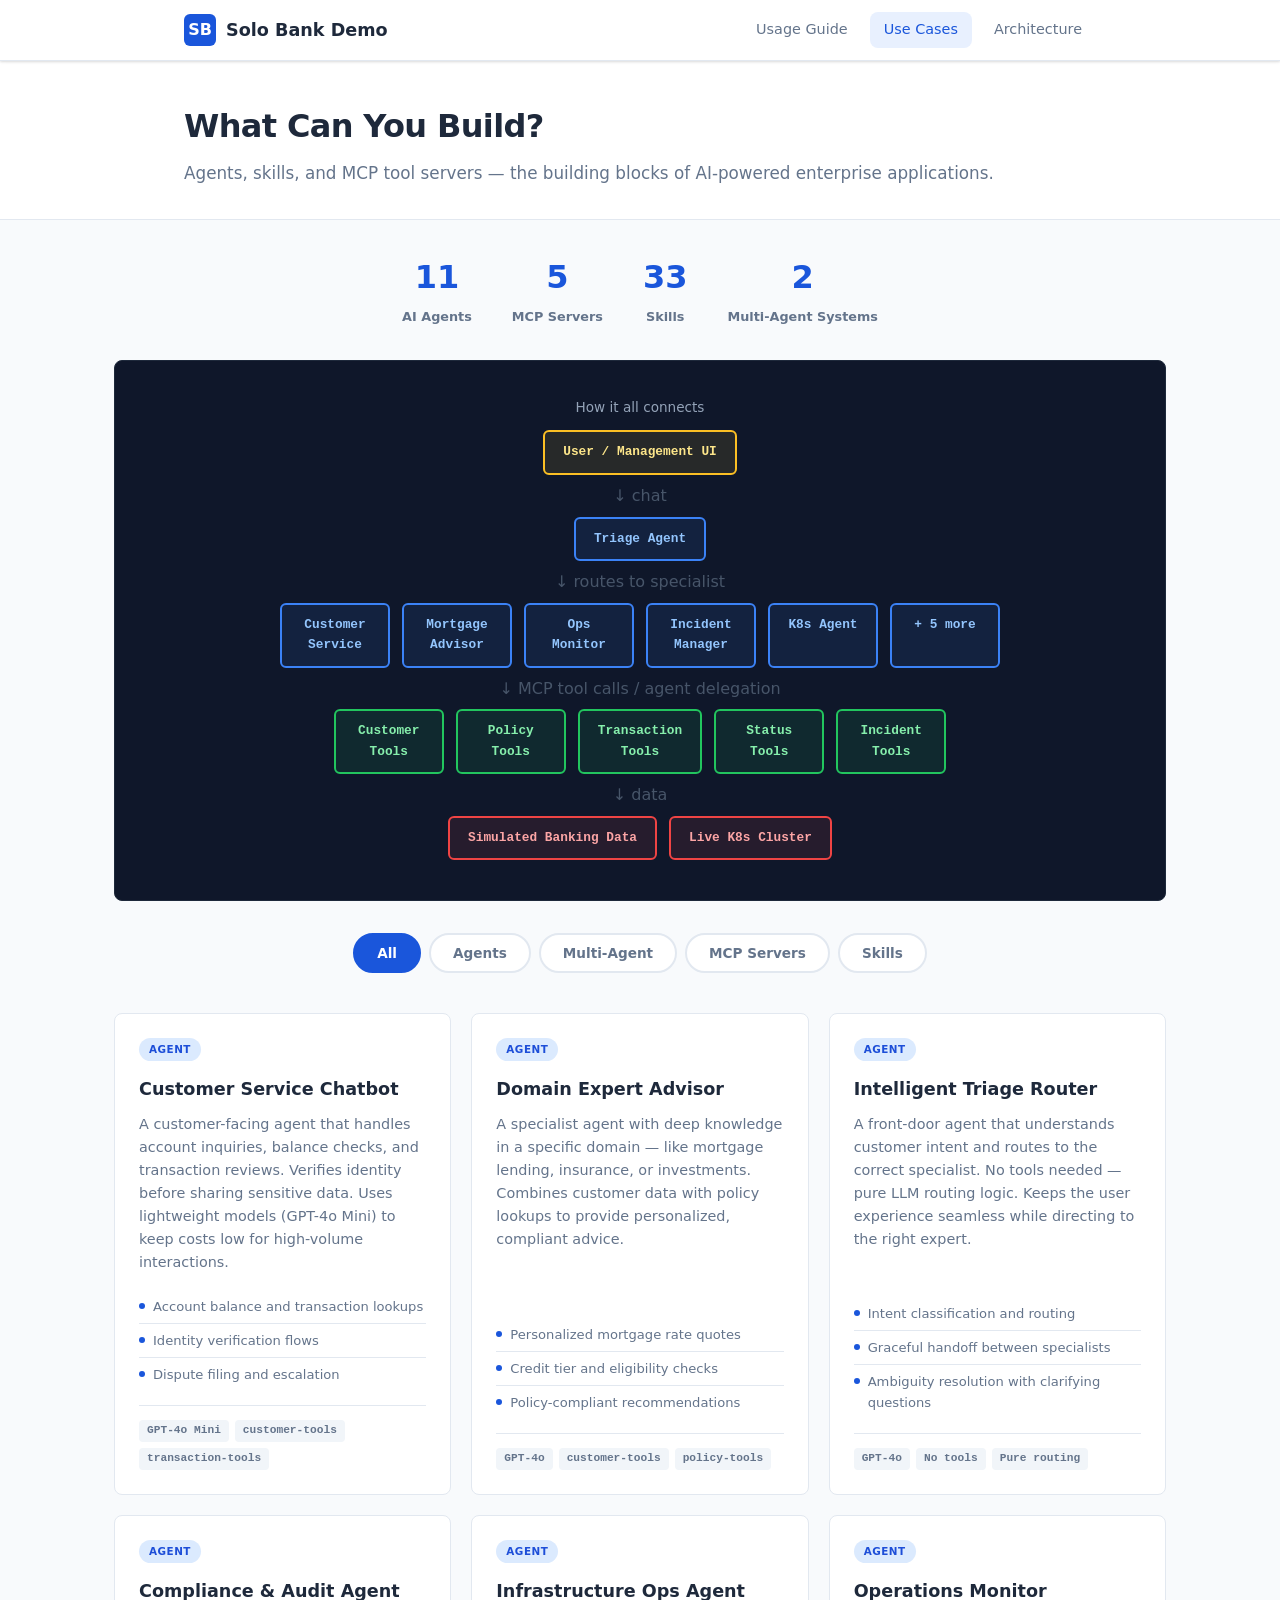
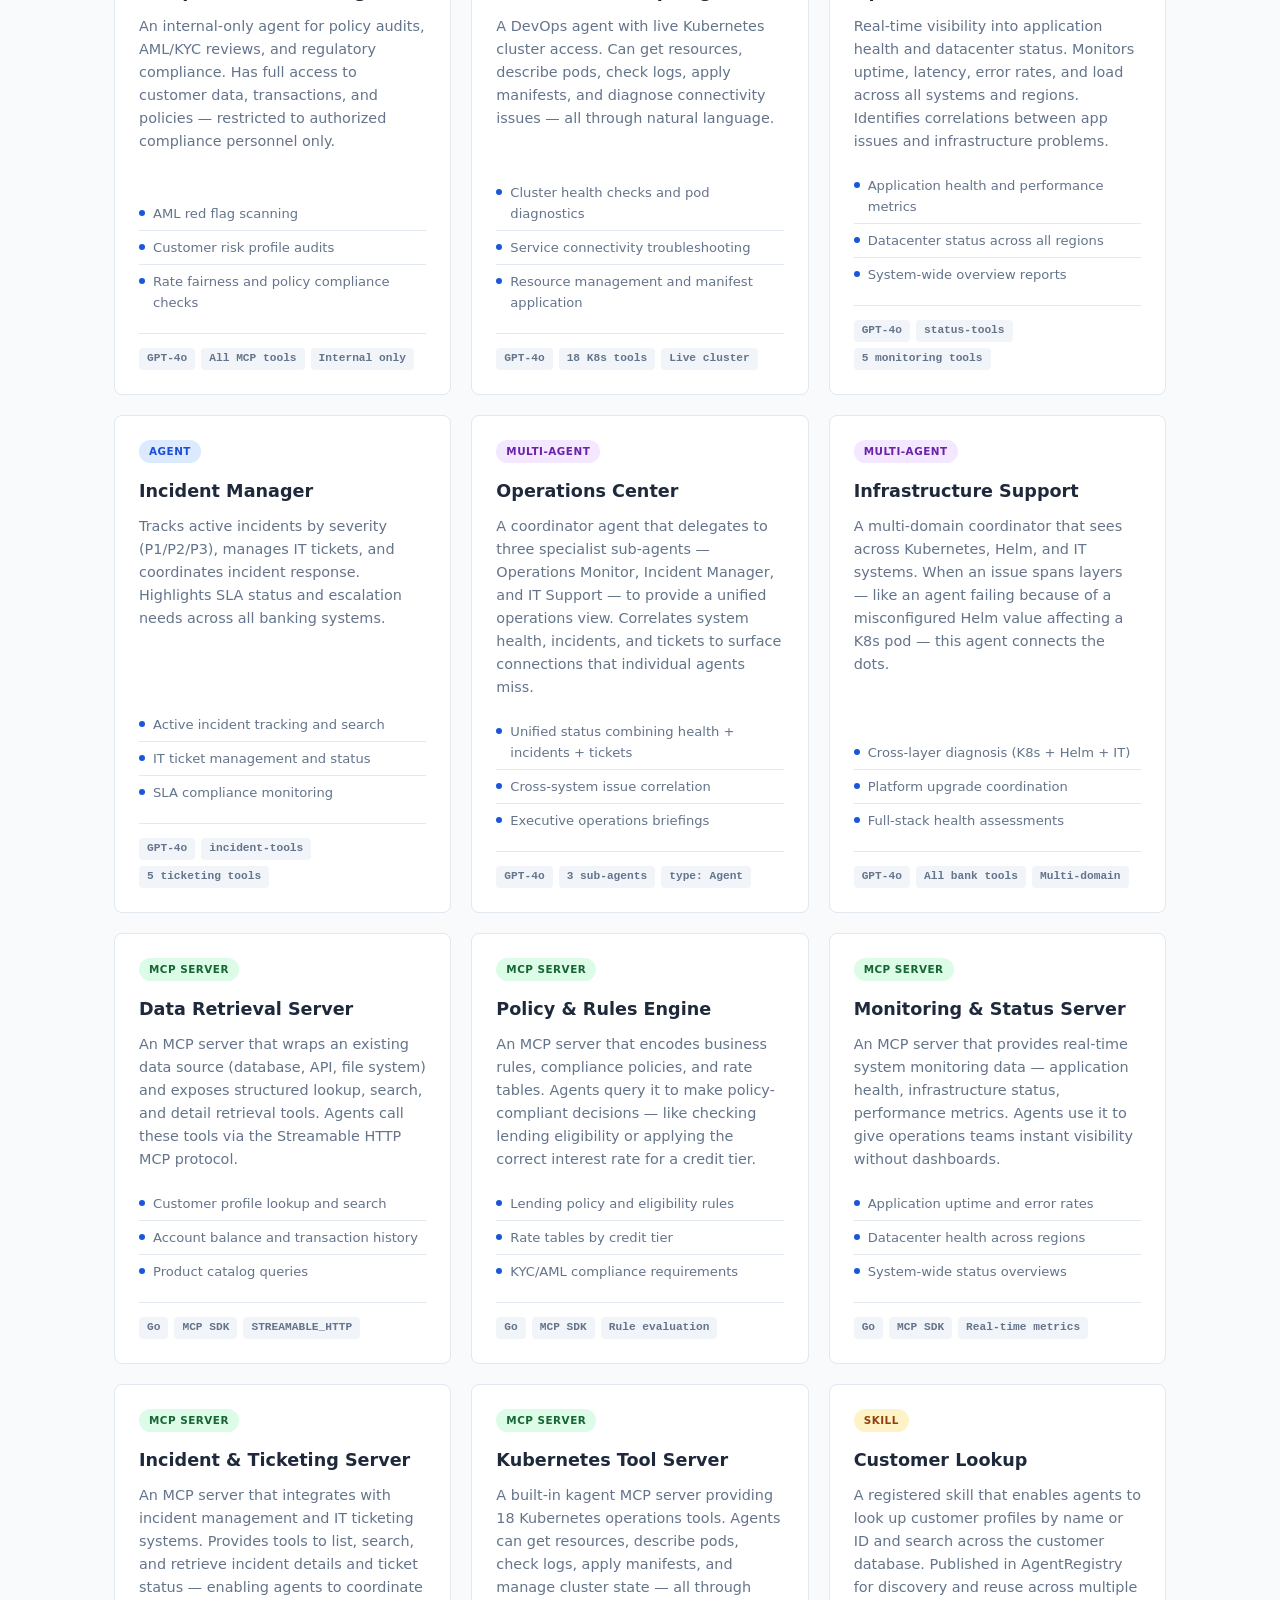
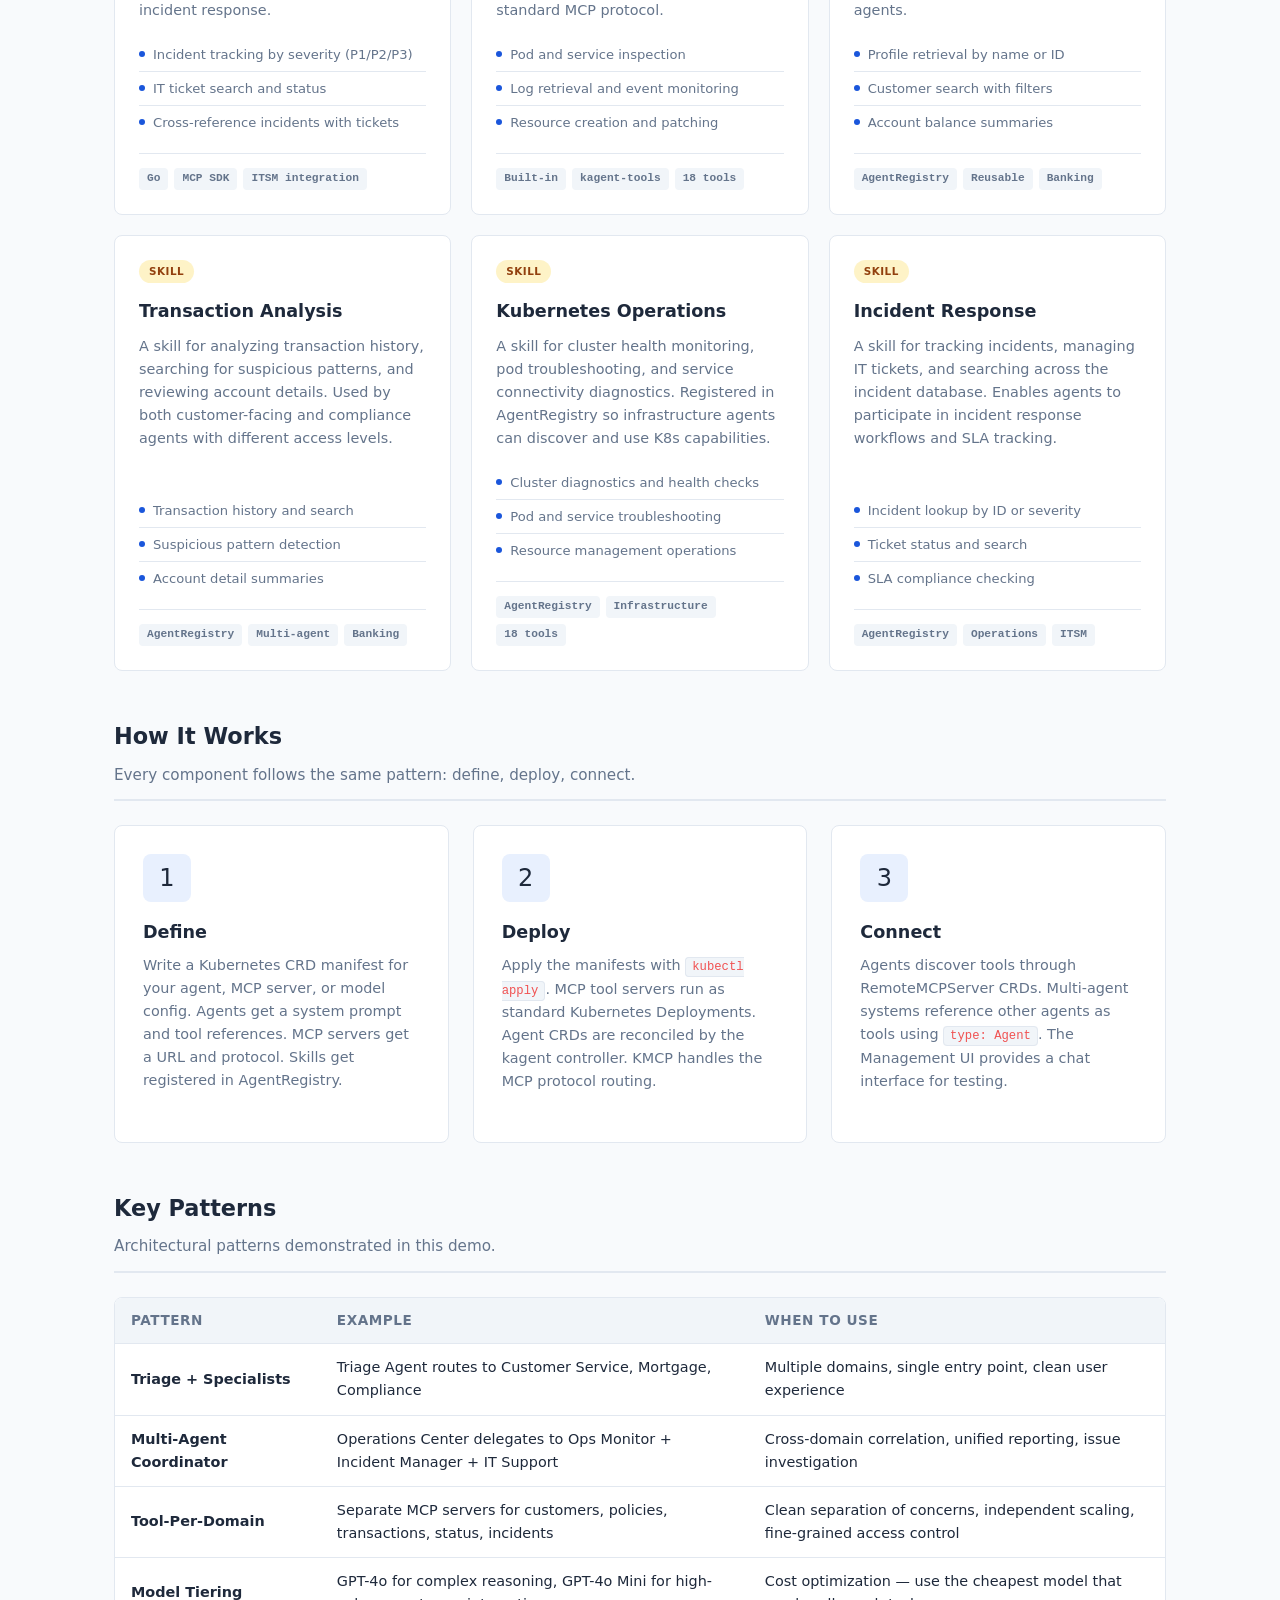
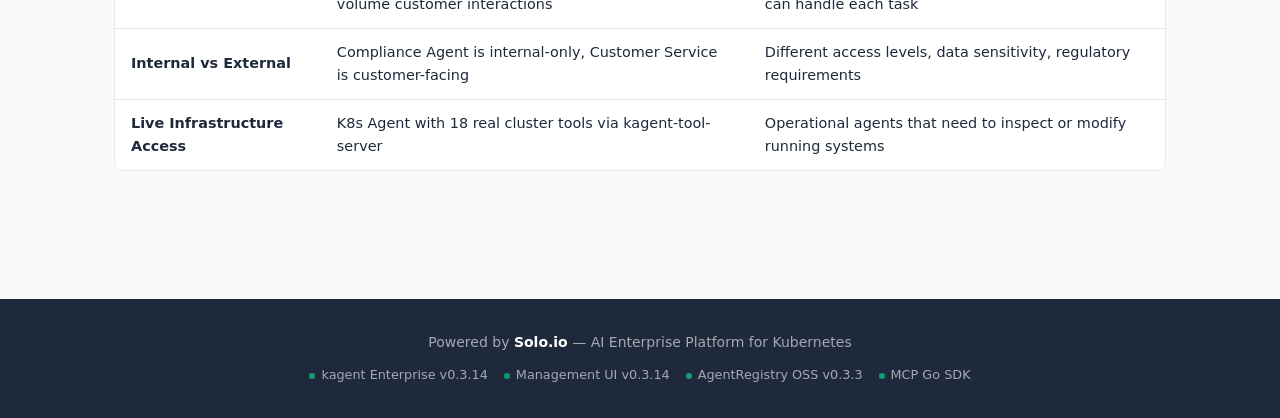
<file: docs-site/tutorial.html>
<!DOCTYPE html>
<html lang="en">
<head>
  <meta charset="UTF-8" />
  <meta name="viewport" content="width=device-width, initial-scale=1.0" />
  <title>What Can You Build? — Solo Bank AI Enterprise Demo</title>
  <link rel="stylesheet" href="static/style.css" />
  <style>
    .use-cases { max-width: 1100px; margin: 0 auto; padding: 0 24px 80px; }

    /* Category tabs */
    .category-tabs {
      display: flex; gap: 8px; justify-content: center; margin: 32px 0 40px;
      flex-wrap: wrap;
    }
    .category-tab {
      padding: 10px 22px; border-radius: 100px; font-size: 0.85rem;
      font-weight: 600; cursor: pointer; border: 2px solid var(--border);
      background: var(--surface); color: var(--text-muted); transition: all 0.2s;
      font-family: var(--font);
    }
    .category-tab:hover { border-color: var(--primary); color: var(--primary); }
    .category-tab.active {
      background: var(--primary); border-color: var(--primary); color: white;
    }

    /* Use case cards */
    .uc-grid {
      display: grid; grid-template-columns: repeat(auto-fill, minmax(320px, 1fr));
      gap: 20px; margin-bottom: 48px;
    }
    .uc-card {
      background: var(--surface); border: 1px solid var(--border);
      border-radius: var(--radius); padding: 24px; transition: all 0.2s;
      display: flex; flex-direction: column;
    }
    .uc-card:hover { border-color: var(--primary); transform: translateY(-2px); box-shadow: 0 8px 24px rgba(0,0,0,0.12); }
    .uc-card.hidden { display: none; }

    .uc-badges { display: flex; gap: 6px; margin-bottom: 14px; flex-wrap: wrap; }
    .uc-badge {
      font-size: 0.65rem; font-weight: 700; padding: 3px 10px;
      border-radius: 100px; text-transform: uppercase; letter-spacing: 0.5px;
    }
    .uc-badge-agent { background: #dbeafe; color: #1d4ed8; }
    .uc-badge-skill { background: #fef3c7; color: #92400e; }
    .uc-badge-mcp { background: #dcfce7; color: #166534; }
    .uc-badge-multi { background: #f3e8ff; color: #6b21a8; }

    .uc-card h3 { font-size: 1.1rem; font-weight: 700; margin: 0 0 10px; color: var(--text); }
    .uc-card p { font-size: 0.9rem; color: var(--text-muted); margin: 0 0 16px; flex: 1; line-height: 1.6; }

    .uc-examples { margin: 0; padding: 0; list-style: none; }
    .uc-examples li {
      font-size: 0.82rem; color: var(--text-muted); padding: 6px 0;
      border-top: 1px solid var(--border); display: flex; align-items: flex-start; gap: 8px;
    }
    .uc-examples li:first-child { border-top: none; }
    .uc-examples li::before { content: ''; display: inline-block; width: 6px; height: 6px; border-radius: 50%; background: var(--primary); flex-shrink: 0; margin-top: 7px; }

    .uc-tech {
      display: flex; gap: 6px; flex-wrap: wrap; margin-top: 14px; padding-top: 14px;
      border-top: 1px solid var(--border);
    }
    .uc-tech-tag {
      font-size: 0.7rem; font-weight: 600; padding: 2px 8px; border-radius: 4px;
      background: var(--surface-alt); color: var(--text-muted); font-family: var(--font-mono);
    }

    /* Section headers */
    .uc-section {
      margin: 48px 0 24px; padding-bottom: 12px;
      border-bottom: 2px solid var(--border);
    }
    .uc-section h2 { font-size: 1.4rem; font-weight: 800; margin: 0 0 8px; border: none; padding: 0; }
    .uc-section p { color: var(--text-muted); font-size: 0.95rem; margin: 0; }

    /* Architecture diagram */
    .arch-overview {
      background: var(--code-bg); border-radius: var(--radius); padding: 32px;
      margin: 32px 0; border: 1px solid #1e293b; text-align: center;
    }
    .arch-layer {
      display: flex; justify-content: center; gap: 12px; margin: 8px 0;
      flex-wrap: wrap;
    }
    .arch-box {
      padding: 10px 18px; border-radius: 6px; font-size: 0.8rem;
      font-weight: 600; font-family: var(--font-mono); border: 2px solid;
      min-width: 110px; text-align: center;
    }
    .arch-box.user { background: rgba(251,191,36,0.1); border-color: #fbbf24; color: #fde68a; }
    .arch-box.agent { background: rgba(59,130,246,0.1); border-color: #3b82f6; color: #93c5fd; }
    .arch-box.skill { background: rgba(168,85,247,0.1); border-color: #a855f7; color: #d8b4fe; }
    .arch-box.mcp { background: rgba(34,197,94,0.1); border-color: #22c55e; color: #86efac; }
    .arch-box.data { background: rgba(239,68,68,0.1); border-color: #ef4444; color: #fca5a5; }
    .arch-arrow { color: #475569; font-size: 1rem; margin: 4px 0; }
    .arch-label { color: #64748b; font-size: 0.72rem; margin-top: 4px; font-family: var(--font); }

    /* Stats bar */
    .stats-bar {
      display: flex; justify-content: center; gap: 40px; margin: 32px 0;
      flex-wrap: wrap;
    }
    .stat-item { text-align: center; }
    .stat-number { font-size: 2rem; font-weight: 800; color: var(--primary); }
    .stat-label { font-size: 0.8rem; color: var(--text-muted); font-weight: 600; margin-top: 4px; }

    @media (max-width: 720px) {
      .uc-grid { grid-template-columns: 1fr; }
      .stats-bar { gap: 24px; }
    }
  </style>
</head>
<body>

<!-- Navigation -->
<nav>
  <div class="nav-inner">
    <a href="index.html" class="nav-logo">
      <div class="nav-logo-icon">SB</div>
      Solo Bank Demo
    </a>
    <ul class="nav-links">
      <li><a href="guide.html">Usage Guide</a></li>
      <li><a href="tutorial.html" class="active">Use Cases</a></li>
      <li><a href="architecture.html">Architecture</a></li>
    </ul>
  </div>
</nav>

<!-- Page Header -->
<div class="page-header">
  <div class="container">
    <h1>What Can You Build?</h1>
    <p>Agents, skills, and MCP tool servers — the building blocks of AI-powered enterprise applications.</p>
  </div>
</div>

<div class="use-cases">

  <!-- Stats -->
  <div class="stats-bar">
    <div class="stat-item">
      <div class="stat-number">11</div>
      <div class="stat-label">AI Agents</div>
    </div>
    <div class="stat-item">
      <div class="stat-number">5</div>
      <div class="stat-label">MCP Servers</div>
    </div>
    <div class="stat-item">
      <div class="stat-number">33</div>
      <div class="stat-label">Skills</div>
    </div>
    <div class="stat-item">
      <div class="stat-number">2</div>
      <div class="stat-label">Multi-Agent Systems</div>
    </div>
  </div>

  <!-- Architecture Overview -->
  <div class="arch-overview">
    <div class="arch-label" style="margin-bottom: 12px; font-size: 0.85rem; color: #94a3b8;">How it all connects</div>
    <div class="arch-layer"><div class="arch-box user">User / Management UI</div></div>
    <div class="arch-arrow">&#8595; chat</div>
    <div class="arch-layer">
      <div class="arch-box agent">Triage Agent</div>
    </div>
    <div class="arch-arrow">&#8595; routes to specialist</div>
    <div class="arch-layer">
      <div class="arch-box agent">Customer<br>Service</div>
      <div class="arch-box agent">Mortgage<br>Advisor</div>
      <div class="arch-box agent">Ops<br>Monitor</div>
      <div class="arch-box agent">Incident<br>Manager</div>
      <div class="arch-box agent">K8s Agent</div>
      <div class="arch-box agent">+ 5 more</div>
    </div>
    <div class="arch-arrow">&#8595; MCP tool calls / agent delegation</div>
    <div class="arch-layer">
      <div class="arch-box mcp">Customer<br>Tools</div>
      <div class="arch-box mcp">Policy<br>Tools</div>
      <div class="arch-box mcp">Transaction<br>Tools</div>
      <div class="arch-box mcp">Status<br>Tools</div>
      <div class="arch-box mcp">Incident<br>Tools</div>
    </div>
    <div class="arch-arrow">&#8595; data</div>
    <div class="arch-layer">
      <div class="arch-box data">Simulated Banking Data</div>
      <div class="arch-box data">Live K8s Cluster</div>
    </div>
  </div>

  <!-- Filter Tabs -->
  <div class="category-tabs">
    <button class="category-tab active" onclick="filterCards('all')">All</button>
    <button class="category-tab" onclick="filterCards('agent')">Agents</button>
    <button class="category-tab" onclick="filterCards('multi-agent')">Multi-Agent</button>
    <button class="category-tab" onclick="filterCards('mcp')">MCP Servers</button>
    <button class="category-tab" onclick="filterCards('skill')">Skills</button>
  </div>

  <!-- ============================================================ -->
  <!-- AGENT USE CASES                                               -->
  <!-- ============================================================ -->

  <div class="uc-grid">

    <!-- Customer-Facing Agents -->
    <div class="uc-card" data-category="agent">
      <div class="uc-badges">
        <span class="uc-badge uc-badge-agent">Agent</span>
      </div>
      <h3>Customer Service Chatbot</h3>
      <p>
        A customer-facing agent that handles account inquiries, balance checks, and transaction reviews.
        Verifies identity before sharing sensitive data. Uses lightweight models (GPT-4o Mini) to keep
        costs low for high-volume interactions.
      </p>
      <ul class="uc-examples">
        <li>Account balance and transaction lookups</li>
        <li>Identity verification flows</li>
        <li>Dispute filing and escalation</li>
      </ul>
      <div class="uc-tech">
        <span class="uc-tech-tag">GPT-4o Mini</span>
        <span class="uc-tech-tag">customer-tools</span>
        <span class="uc-tech-tag">transaction-tools</span>
      </div>
    </div>

    <div class="uc-card" data-category="agent">
      <div class="uc-badges">
        <span class="uc-badge uc-badge-agent">Agent</span>
      </div>
      <h3>Domain Expert Advisor</h3>
      <p>
        A specialist agent with deep knowledge in a specific domain — like mortgage lending, insurance,
        or investments. Combines customer data with policy lookups to provide personalized, compliant advice.
      </p>
      <ul class="uc-examples">
        <li>Personalized mortgage rate quotes</li>
        <li>Credit tier and eligibility checks</li>
        <li>Policy-compliant recommendations</li>
      </ul>
      <div class="uc-tech">
        <span class="uc-tech-tag">GPT-4o</span>
        <span class="uc-tech-tag">customer-tools</span>
        <span class="uc-tech-tag">policy-tools</span>
      </div>
    </div>

    <div class="uc-card" data-category="agent">
      <div class="uc-badges">
        <span class="uc-badge uc-badge-agent">Agent</span>
      </div>
      <h3>Intelligent Triage Router</h3>
      <p>
        A front-door agent that understands customer intent and routes to the correct specialist.
        No tools needed — pure LLM routing logic. Keeps the user experience seamless while
        directing to the right expert.
      </p>
      <ul class="uc-examples">
        <li>Intent classification and routing</li>
        <li>Graceful handoff between specialists</li>
        <li>Ambiguity resolution with clarifying questions</li>
      </ul>
      <div class="uc-tech">
        <span class="uc-tech-tag">GPT-4o</span>
        <span class="uc-tech-tag">No tools</span>
        <span class="uc-tech-tag">Pure routing</span>
      </div>
    </div>

    <div class="uc-card" data-category="agent">
      <div class="uc-badges">
        <span class="uc-badge uc-badge-agent">Agent</span>
      </div>
      <h3>Compliance & Audit Agent</h3>
      <p>
        An internal-only agent for policy audits, AML/KYC reviews, and regulatory compliance.
        Has full access to customer data, transactions, and policies — restricted to
        authorized compliance personnel only.
      </p>
      <ul class="uc-examples">
        <li>AML red flag scanning</li>
        <li>Customer risk profile audits</li>
        <li>Rate fairness and policy compliance checks</li>
      </ul>
      <div class="uc-tech">
        <span class="uc-tech-tag">GPT-4o</span>
        <span class="uc-tech-tag">All MCP tools</span>
        <span class="uc-tech-tag">Internal only</span>
      </div>
    </div>

    <div class="uc-card" data-category="agent">
      <div class="uc-badges">
        <span class="uc-badge uc-badge-agent">Agent</span>
      </div>
      <h3>Infrastructure Ops Agent</h3>
      <p>
        A DevOps agent with live Kubernetes cluster access. Can get resources, describe pods,
        check logs, apply manifests, and diagnose connectivity issues — all through natural language.
      </p>
      <ul class="uc-examples">
        <li>Cluster health checks and pod diagnostics</li>
        <li>Service connectivity troubleshooting</li>
        <li>Resource management and manifest application</li>
      </ul>
      <div class="uc-tech">
        <span class="uc-tech-tag">GPT-4o</span>
        <span class="uc-tech-tag">18 K8s tools</span>
        <span class="uc-tech-tag">Live cluster</span>
      </div>
    </div>

    <div class="uc-card" data-category="agent">
      <div class="uc-badges">
        <span class="uc-badge uc-badge-agent">Agent</span>
      </div>
      <h3>Operations Monitor</h3>
      <p>
        Real-time visibility into application health and datacenter status. Monitors uptime,
        latency, error rates, and load across all systems and regions. Identifies correlations
        between app issues and infrastructure problems.
      </p>
      <ul class="uc-examples">
        <li>Application health and performance metrics</li>
        <li>Datacenter status across all regions</li>
        <li>System-wide overview reports</li>
      </ul>
      <div class="uc-tech">
        <span class="uc-tech-tag">GPT-4o</span>
        <span class="uc-tech-tag">status-tools</span>
        <span class="uc-tech-tag">5 monitoring tools</span>
      </div>
    </div>

    <div class="uc-card" data-category="agent">
      <div class="uc-badges">
        <span class="uc-badge uc-badge-agent">Agent</span>
      </div>
      <h3>Incident Manager</h3>
      <p>
        Tracks active incidents by severity (P1/P2/P3), manages IT tickets, and coordinates
        incident response. Highlights SLA status and escalation needs across all banking systems.
      </p>
      <ul class="uc-examples">
        <li>Active incident tracking and search</li>
        <li>IT ticket management and status</li>
        <li>SLA compliance monitoring</li>
      </ul>
      <div class="uc-tech">
        <span class="uc-tech-tag">GPT-4o</span>
        <span class="uc-tech-tag">incident-tools</span>
        <span class="uc-tech-tag">5 ticketing tools</span>
      </div>
    </div>

    <!-- Multi-Agent Systems -->
    <div class="uc-card" data-category="multi-agent">
      <div class="uc-badges">
        <span class="uc-badge uc-badge-multi">Multi-Agent</span>
      </div>
      <h3>Operations Center</h3>
      <p>
        A coordinator agent that delegates to three specialist sub-agents — Operations Monitor,
        Incident Manager, and IT Support — to provide a unified operations view. Correlates
        system health, incidents, and tickets to surface connections that individual agents miss.
      </p>
      <ul class="uc-examples">
        <li>Unified status combining health + incidents + tickets</li>
        <li>Cross-system issue correlation</li>
        <li>Executive operations briefings</li>
      </ul>
      <div class="uc-tech">
        <span class="uc-tech-tag">GPT-4o</span>
        <span class="uc-tech-tag">3 sub-agents</span>
        <span class="uc-tech-tag">type: Agent</span>
      </div>
    </div>

    <div class="uc-card" data-category="multi-agent">
      <div class="uc-badges">
        <span class="uc-badge uc-badge-multi">Multi-Agent</span>
      </div>
      <h3>Infrastructure Support</h3>
      <p>
        A multi-domain coordinator that sees across Kubernetes, Helm, and IT systems.
        When an issue spans layers — like an agent failing because of a misconfigured
        Helm value affecting a K8s pod — this agent connects the dots.
      </p>
      <ul class="uc-examples">
        <li>Cross-layer diagnosis (K8s + Helm + IT)</li>
        <li>Platform upgrade coordination</li>
        <li>Full-stack health assessments</li>
      </ul>
      <div class="uc-tech">
        <span class="uc-tech-tag">GPT-4o</span>
        <span class="uc-tech-tag">All bank tools</span>
        <span class="uc-tech-tag">Multi-domain</span>
      </div>
    </div>

    <!-- MCP Server Use Cases -->
    <div class="uc-card" data-category="mcp">
      <div class="uc-badges">
        <span class="uc-badge uc-badge-mcp">MCP Server</span>
      </div>
      <h3>Data Retrieval Server</h3>
      <p>
        An MCP server that wraps an existing data source (database, API, file system) and
        exposes structured lookup, search, and detail retrieval tools. Agents call these tools
        via the Streamable HTTP MCP protocol.
      </p>
      <ul class="uc-examples">
        <li>Customer profile lookup and search</li>
        <li>Account balance and transaction history</li>
        <li>Product catalog queries</li>
      </ul>
      <div class="uc-tech">
        <span class="uc-tech-tag">Go</span>
        <span class="uc-tech-tag">MCP SDK</span>
        <span class="uc-tech-tag">STREAMABLE_HTTP</span>
      </div>
    </div>

    <div class="uc-card" data-category="mcp">
      <div class="uc-badges">
        <span class="uc-badge uc-badge-mcp">MCP Server</span>
      </div>
      <h3>Policy & Rules Engine</h3>
      <p>
        An MCP server that encodes business rules, compliance policies, and rate tables.
        Agents query it to make policy-compliant decisions — like checking lending eligibility
        or applying the correct interest rate for a credit tier.
      </p>
      <ul class="uc-examples">
        <li>Lending policy and eligibility rules</li>
        <li>Rate tables by credit tier</li>
        <li>KYC/AML compliance requirements</li>
      </ul>
      <div class="uc-tech">
        <span class="uc-tech-tag">Go</span>
        <span class="uc-tech-tag">MCP SDK</span>
        <span class="uc-tech-tag">Rule evaluation</span>
      </div>
    </div>

    <div class="uc-card" data-category="mcp">
      <div class="uc-badges">
        <span class="uc-badge uc-badge-mcp">MCP Server</span>
      </div>
      <h3>Monitoring & Status Server</h3>
      <p>
        An MCP server that provides real-time system monitoring data — application health,
        infrastructure status, performance metrics. Agents use it to give operations teams
        instant visibility without dashboards.
      </p>
      <ul class="uc-examples">
        <li>Application uptime and error rates</li>
        <li>Datacenter health across regions</li>
        <li>System-wide status overviews</li>
      </ul>
      <div class="uc-tech">
        <span class="uc-tech-tag">Go</span>
        <span class="uc-tech-tag">MCP SDK</span>
        <span class="uc-tech-tag">Real-time metrics</span>
      </div>
    </div>

    <div class="uc-card" data-category="mcp">
      <div class="uc-badges">
        <span class="uc-badge uc-badge-mcp">MCP Server</span>
      </div>
      <h3>Incident & Ticketing Server</h3>
      <p>
        An MCP server that integrates with incident management and IT ticketing systems.
        Provides tools to list, search, and retrieve incident details and ticket status —
        enabling agents to coordinate incident response.
      </p>
      <ul class="uc-examples">
        <li>Incident tracking by severity (P1/P2/P3)</li>
        <li>IT ticket search and status</li>
        <li>Cross-reference incidents with tickets</li>
      </ul>
      <div class="uc-tech">
        <span class="uc-tech-tag">Go</span>
        <span class="uc-tech-tag">MCP SDK</span>
        <span class="uc-tech-tag">ITSM integration</span>
      </div>
    </div>

    <div class="uc-card" data-category="mcp">
      <div class="uc-badges">
        <span class="uc-badge uc-badge-mcp">MCP Server</span>
      </div>
      <h3>Kubernetes Tool Server</h3>
      <p>
        A built-in kagent MCP server providing 18 Kubernetes operations tools. Agents can
        get resources, describe pods, check logs, apply manifests, and manage cluster state —
        all through standard MCP protocol.
      </p>
      <ul class="uc-examples">
        <li>Pod and service inspection</li>
        <li>Log retrieval and event monitoring</li>
        <li>Resource creation and patching</li>
      </ul>
      <div class="uc-tech">
        <span class="uc-tech-tag">Built-in</span>
        <span class="uc-tech-tag">kagent-tools</span>
        <span class="uc-tech-tag">18 tools</span>
      </div>
    </div>

    <!-- Skill Use Cases -->
    <div class="uc-card" data-category="skill">
      <div class="uc-badges">
        <span class="uc-badge uc-badge-skill">Skill</span>
      </div>
      <h3>Customer Lookup</h3>
      <p>
        A registered skill that enables agents to look up customer profiles by name or ID
        and search across the customer database. Published in AgentRegistry for discovery
        and reuse across multiple agents.
      </p>
      <ul class="uc-examples">
        <li>Profile retrieval by name or ID</li>
        <li>Customer search with filters</li>
        <li>Account balance summaries</li>
      </ul>
      <div class="uc-tech">
        <span class="uc-tech-tag">AgentRegistry</span>
        <span class="uc-tech-tag">Reusable</span>
        <span class="uc-tech-tag">Banking</span>
      </div>
    </div>

    <div class="uc-card" data-category="skill">
      <div class="uc-badges">
        <span class="uc-badge uc-badge-skill">Skill</span>
      </div>
      <h3>Transaction Analysis</h3>
      <p>
        A skill for analyzing transaction history, searching for suspicious patterns,
        and reviewing account details. Used by both customer-facing and compliance agents
        with different access levels.
      </p>
      <ul class="uc-examples">
        <li>Transaction history and search</li>
        <li>Suspicious pattern detection</li>
        <li>Account detail summaries</li>
      </ul>
      <div class="uc-tech">
        <span class="uc-tech-tag">AgentRegistry</span>
        <span class="uc-tech-tag">Multi-agent</span>
        <span class="uc-tech-tag">Banking</span>
      </div>
    </div>

    <div class="uc-card" data-category="skill">
      <div class="uc-badges">
        <span class="uc-badge uc-badge-skill">Skill</span>
      </div>
      <h3>Kubernetes Operations</h3>
      <p>
        A skill for cluster health monitoring, pod troubleshooting, and service connectivity
        diagnostics. Registered in AgentRegistry so infrastructure agents can discover and
        use K8s capabilities.
      </p>
      <ul class="uc-examples">
        <li>Cluster diagnostics and health checks</li>
        <li>Pod and service troubleshooting</li>
        <li>Resource management operations</li>
      </ul>
      <div class="uc-tech">
        <span class="uc-tech-tag">AgentRegistry</span>
        <span class="uc-tech-tag">Infrastructure</span>
        <span class="uc-tech-tag">18 tools</span>
      </div>
    </div>

    <div class="uc-card" data-category="skill">
      <div class="uc-badges">
        <span class="uc-badge uc-badge-skill">Skill</span>
      </div>
      <h3>Incident Response</h3>
      <p>
        A skill for tracking incidents, managing IT tickets, and searching across the incident
        database. Enables agents to participate in incident response workflows and SLA tracking.
      </p>
      <ul class="uc-examples">
        <li>Incident lookup by ID or severity</li>
        <li>Ticket status and search</li>
        <li>SLA compliance checking</li>
      </ul>
      <div class="uc-tech">
        <span class="uc-tech-tag">AgentRegistry</span>
        <span class="uc-tech-tag">Operations</span>
        <span class="uc-tech-tag">ITSM</span>
      </div>
    </div>

  </div>

  <!-- How to Build section -->
  <div class="uc-section">
    <h2>How It Works</h2>
    <p>Every component follows the same pattern: define, deploy, connect.</p>
  </div>

  <div class="cards" style="margin-bottom: 48px;">
    <div class="card">
      <div class="card-icon" style="font-size: 1.5rem;">1</div>
      <h3>Define</h3>
      <p>
        Write a Kubernetes CRD manifest for your agent, MCP server, or model config. Agents get
        a system prompt and tool references. MCP servers get a URL and protocol. Skills get registered
        in AgentRegistry.
      </p>
    </div>
    <div class="card">
      <div class="card-icon" style="font-size: 1.5rem;">2</div>
      <h3>Deploy</h3>
      <p>
        Apply the manifests with <code>kubectl apply</code>. MCP tool servers run as standard
        Kubernetes Deployments. Agent CRDs are reconciled by the kagent controller. KMCP handles
        the MCP protocol routing.
      </p>
    </div>
    <div class="card">
      <div class="card-icon" style="font-size: 1.5rem;">3</div>
      <h3>Connect</h3>
      <p>
        Agents discover tools through RemoteMCPServer CRDs. Multi-agent systems reference other
        agents as tools using <code>type: Agent</code>. The Management UI provides a chat
        interface for testing.
      </p>
    </div>
  </div>

  <!-- Key Patterns -->
  <div class="uc-section">
    <h2>Key Patterns</h2>
    <p>Architectural patterns demonstrated in this demo.</p>
  </div>

  <div class="table-wrapper" style="margin-bottom: 48px;">
    <table>
      <thead>
        <tr>
          <th>Pattern</th>
          <th>Example</th>
          <th>When to Use</th>
        </tr>
      </thead>
      <tbody>
        <tr>
          <td><strong>Triage + Specialists</strong></td>
          <td>Triage Agent routes to Customer Service, Mortgage, Compliance</td>
          <td>Multiple domains, single entry point, clean user experience</td>
        </tr>
        <tr>
          <td><strong>Multi-Agent Coordinator</strong></td>
          <td>Operations Center delegates to Ops Monitor + Incident Manager + IT Support</td>
          <td>Cross-domain correlation, unified reporting, issue investigation</td>
        </tr>
        <tr>
          <td><strong>Tool-Per-Domain</strong></td>
          <td>Separate MCP servers for customers, policies, transactions, status, incidents</td>
          <td>Clean separation of concerns, independent scaling, fine-grained access control</td>
        </tr>
        <tr>
          <td><strong>Model Tiering</strong></td>
          <td>GPT-4o for complex reasoning, GPT-4o Mini for high-volume customer interactions</td>
          <td>Cost optimization — use the cheapest model that can handle each task</td>
        </tr>
        <tr>
          <td><strong>Internal vs External</strong></td>
          <td>Compliance Agent is internal-only, Customer Service is customer-facing</td>
          <td>Different access levels, data sensitivity, regulatory requirements</td>
        </tr>
        <tr>
          <td><strong>Live Infrastructure Access</strong></td>
          <td>K8s Agent with 18 real cluster tools via kagent-tool-server</td>
          <td>Operational agents that need to inspect or modify running systems</td>
        </tr>
      </tbody>
    </table>
  </div>

</div>

<!-- Footer -->
<footer>
  <div class="container">
    <p>Powered by <strong>Solo.io</strong> &mdash; AI Enterprise Platform for Kubernetes</p>
    <div class="footer-versions">
      <div class="footer-version-item"><div class="version-dot"></div>kagent Enterprise v0.3.14</div>
      <div class="footer-version-item"><div class="version-dot"></div>Management UI v0.3.14</div>
      <div class="footer-version-item"><div class="version-dot"></div>AgentRegistry OSS v0.3.3</div>
      <div class="footer-version-item"><div class="version-dot"></div>MCP Go SDK</div>
    </div>
  </div>
</footer>

<script>
function filterCards(category) {
  document.querySelectorAll('.category-tab').forEach(function(tab) {
    tab.classList.remove('active');
  });
  event.target.classList.add('active');

  document.querySelectorAll('.uc-card').forEach(function(card) {
    if (category === 'all' || card.dataset.category === category) {
      card.classList.remove('hidden');
    } else {
      card.classList.add('hidden');
    }
  });
}
</script>

</body>
</html>
</file>
<file: docs-site/static/style.css>
/* ============================================================
   Solo Bank Demo — Documentation Site Stylesheet
   ============================================================ */

/* CSS Variables */
:root {
  --primary: #1a56db;
  --primary-dark: #1341a8;
  --primary-light: #e8f0fe;
  --secondary: #0e9f6e;
  --accent: #f05252;
  --bg: #f8fafc;
  --surface: #ffffff;
  --surface-alt: #f1f5f9;
  --border: #e2e8f0;
  --text: #1e293b;
  --text-muted: #64748b;
  --text-light: #94a3b8;
  --code-bg: #0f172a;
  --code-text: #e2e8f0;
  --radius: 8px;
  --shadow: 0 1px 3px rgba(0, 0, 0, 0.1), 0 1px 2px rgba(0, 0, 0, 0.06);
  --shadow-md: 0 4px 6px rgba(0, 0, 0, 0.07), 0 2px 4px rgba(0, 0, 0, 0.05);
  --shadow-lg: 0 10px 15px rgba(0, 0, 0, 0.1), 0 4px 6px rgba(0, 0, 0, 0.05);
  --font: system-ui, -apple-system, BlinkMacSystemFont, 'Segoe UI', Roboto, Helvetica, Arial, sans-serif;
  --font-mono: 'SFMono-Regular', Consolas, 'Liberation Mono', Menlo, Courier, monospace;
}

/* Reset */
*, *::before, *::after {
  box-sizing: border-box;
  margin: 0;
  padding: 0;
}

html {
  scroll-behavior: smooth;
}

body {
  font-family: var(--font);
  background: var(--bg);
  color: var(--text);
  line-height: 1.6;
  font-size: 16px;
  -webkit-font-smoothing: antialiased;
}

a {
  color: var(--primary);
  text-decoration: none;
}

a:hover {
  text-decoration: underline;
}

img {
  max-width: 100%;
}

/* Container */
.container {
  max-width: 960px;
  margin: 0 auto;
  padding: 0 24px;
}

/* ============================================================
   Navigation
   ============================================================ */

nav {
  background: var(--surface);
  border-bottom: 1px solid var(--border);
  position: sticky;
  top: 0;
  z-index: 100;
  box-shadow: var(--shadow);
}

.nav-inner {
  max-width: 960px;
  margin: 0 auto;
  padding: 0 24px;
  display: flex;
  align-items: center;
  justify-content: space-between;
  height: 60px;
}

.nav-logo {
  display: flex;
  align-items: center;
  gap: 10px;
  font-weight: 700;
  font-size: 1.1rem;
  color: var(--text);
  text-decoration: none;
}

.nav-logo:hover {
  text-decoration: none;
  color: var(--primary);
}

.nav-logo-icon {
  width: 32px;
  height: 32px;
  background: var(--primary);
  border-radius: 6px;
  display: flex;
  align-items: center;
  justify-content: center;
  color: white;
  font-size: 16px;
  font-weight: 800;
}

.nav-links {
  display: flex;
  align-items: center;
  gap: 8px;
  list-style: none;
}

.nav-links a {
  display: inline-block;
  padding: 6px 14px;
  border-radius: var(--radius);
  font-size: 0.9rem;
  font-weight: 500;
  color: var(--text-muted);
  transition: background 0.15s, color 0.15s;
}

.nav-links a:hover {
  background: var(--primary-light);
  color: var(--primary);
  text-decoration: none;
}

.nav-links a.active {
  background: var(--primary-light);
  color: var(--primary);
}

/* ============================================================
   Hero Section
   ============================================================ */

.hero {
  background: linear-gradient(135deg, #1a56db 0%, #1341a8 50%, #0d2e7a 100%);
  color: white;
  padding: 72px 24px;
  text-align: center;
}

.hero-badge {
  display: inline-flex;
  align-items: center;
  gap: 6px;
  background: rgba(255, 255, 255, 0.15);
  border: 1px solid rgba(255, 255, 255, 0.25);
  border-radius: 100px;
  padding: 4px 14px;
  font-size: 0.8rem;
  font-weight: 600;
  letter-spacing: 0.05em;
  text-transform: uppercase;
  margin-bottom: 20px;
}

.hero h1 {
  font-size: 2.75rem;
  font-weight: 800;
  line-height: 1.15;
  margin-bottom: 16px;
  letter-spacing: -0.02em;
}

.hero p {
  font-size: 1.15rem;
  opacity: 0.85;
  max-width: 600px;
  margin: 0 auto 32px;
  line-height: 1.7;
}

.hero-actions {
  display: flex;
  gap: 12px;
  justify-content: center;
  flex-wrap: wrap;
}

/* ============================================================
   Buttons
   ============================================================ */

.btn {
  display: inline-flex;
  align-items: center;
  gap: 8px;
  padding: 10px 22px;
  border-radius: var(--radius);
  font-size: 0.95rem;
  font-weight: 600;
  cursor: pointer;
  transition: all 0.15s;
  border: 2px solid transparent;
  text-decoration: none;
}

.btn:hover {
  text-decoration: none;
}

.btn-primary {
  background: white;
  color: var(--primary);
}

.btn-primary:hover {
  background: var(--primary-light);
}

.btn-outline {
  background: transparent;
  color: white;
  border-color: rgba(255, 255, 255, 0.5);
}

.btn-outline:hover {
  background: rgba(255, 255, 255, 0.1);
  border-color: white;
}

/* ============================================================
   Cards Grid
   ============================================================ */

.section {
  padding: 60px 0;
}

.section-title {
  font-size: 1.75rem;
  font-weight: 700;
  margin-bottom: 8px;
  color: var(--text);
}

.section-subtitle {
  color: var(--text-muted);
  margin-bottom: 40px;
  font-size: 1rem;
}

.cards {
  display: grid;
  grid-template-columns: repeat(auto-fit, minmax(280px, 1fr));
  gap: 24px;
}

.card {
  background: var(--surface);
  border: 1px solid var(--border);
  border-radius: var(--radius);
  padding: 28px;
  transition: box-shadow 0.2s, transform 0.2s;
  position: relative;
  overflow: hidden;
}

.card:hover {
  box-shadow: var(--shadow-lg);
  transform: translateY(-2px);
}

.card-icon {
  width: 48px;
  height: 48px;
  border-radius: var(--radius);
  display: flex;
  align-items: center;
  justify-content: center;
  font-size: 22px;
  margin-bottom: 16px;
  background: var(--primary-light);
}

.card h3 {
  font-size: 1.1rem;
  font-weight: 700;
  margin-bottom: 8px;
  color: var(--text);
}

.card p {
  color: var(--text-muted);
  font-size: 0.9rem;
  line-height: 1.6;
  margin-bottom: 20px;
}

.card-link {
  display: inline-flex;
  align-items: center;
  gap: 6px;
  font-size: 0.875rem;
  font-weight: 600;
  color: var(--primary);
}

.card-link:hover {
  gap: 10px;
}

.card-link::after {
  content: '→';
}

/* ============================================================
   Page Content
   ============================================================ */

.page-header {
  background: var(--surface);
  border-bottom: 1px solid var(--border);
  padding: 40px 0 32px;
}

.page-header h1 {
  font-size: 2rem;
  font-weight: 800;
  margin-bottom: 8px;
  letter-spacing: -0.02em;
}

.page-header p {
  color: var(--text-muted);
  font-size: 1.05rem;
}

.content {
  padding: 48px 0 80px;
}

.content h2 {
  font-size: 1.4rem;
  font-weight: 700;
  margin: 40px 0 16px;
  color: var(--text);
  padding-bottom: 8px;
  border-bottom: 2px solid var(--border);
}

.content h2:first-child {
  margin-top: 0;
}

.content h3 {
  font-size: 1.1rem;
  font-weight: 600;
  margin: 28px 0 12px;
  color: var(--text);
}

.content p {
  margin-bottom: 16px;
  color: var(--text);
  line-height: 1.75;
}

.content ul, .content ol {
  margin: 0 0 16px 24px;
  line-height: 1.75;
}

.content li {
  margin-bottom: 4px;
  color: var(--text);
}

/* ============================================================
   Code Blocks
   ============================================================ */

pre {
  background: var(--code-bg);
  border-radius: var(--radius);
  padding: 20px 24px;
  overflow-x: auto;
  margin: 16px 0 24px;
  border: 1px solid #1e293b;
}

pre code {
  font-family: var(--font-mono);
  font-size: 0.875rem;
  color: var(--code-text);
  background: none !important;
  padding: 0 !important;
  border-radius: 0 !important;
  border: none !important;
  box-shadow: none !important;
  text-decoration: none !important;
  line-height: 1.7;
  display: block;
}

code {
  font-family: var(--font-mono);
  font-size: 0.85em;
  background: var(--surface-alt);
  color: var(--accent);
  padding: 2px 6px;
  border-radius: 4px;
  border: 1px solid var(--border);
}

/* ============================================================
   Step Cards
   ============================================================ */

.steps {
  display: flex;
  flex-direction: column;
  gap: 32px;
  margin: 24px 0;
}

.step {
  background: var(--surface);
  border: 1px solid var(--border);
  border-radius: var(--radius);
  padding: 28px 28px 28px 80px;
  position: relative;
  box-shadow: var(--shadow);
}

.step-number {
  position: absolute;
  left: 20px;
  top: 24px;
  width: 40px;
  height: 40px;
  background: var(--primary);
  color: white;
  border-radius: 50%;
  display: flex;
  align-items: center;
  justify-content: center;
  font-weight: 700;
  font-size: 1rem;
  flex-shrink: 0;
}

.step h3 {
  font-size: 1.1rem;
  font-weight: 700;
  margin: 0 0 10px;
  color: var(--text);
}

.step p {
  color: var(--text-muted);
  font-size: 0.95rem;
  margin-bottom: 16px;
}

.step pre {
  margin: 12px 0 0;
}

/* ============================================================
   Tables
   ============================================================ */

.table-wrapper {
  overflow-x: auto;
  margin: 16px 0 24px;
  border-radius: var(--radius);
  border: 1px solid var(--border);
}

table {
  width: 100%;
  border-collapse: collapse;
  background: var(--surface);
  font-size: 0.9rem;
}

thead {
  background: var(--surface-alt);
}

th {
  text-align: left;
  padding: 12px 16px;
  font-weight: 600;
  font-size: 0.85rem;
  color: var(--text-muted);
  text-transform: uppercase;
  letter-spacing: 0.04em;
  border-bottom: 1px solid var(--border);
}

td {
  padding: 12px 16px;
  border-bottom: 1px solid var(--border);
  vertical-align: middle;
}

tr:last-child td {
  border-bottom: none;
}

tr:hover td {
  background: var(--bg);
}

/* ============================================================
   Badges
   ============================================================ */

.badge {
  display: inline-flex;
  align-items: center;
  gap: 4px;
  padding: 2px 10px;
  border-radius: 100px;
  font-size: 0.75rem;
  font-weight: 600;
  letter-spacing: 0.02em;
}

.badge-agent {
  background: #dbeafe;
  color: #1d4ed8;
}

.badge-tool {
  background: #dcfce7;
  color: #166534;
}

.badge-model {
  background: #fef3c7;
  color: #92400e;
}

.badge-system {
  background: #f3e8ff;
  color: #6b21a8;
}

.badge-success {
  background: #dcfce7;
  color: #166534;
}

.badge-warning {
  background: #fef3c7;
  color: #92400e;
}

/* ============================================================
   Alert / Callout Boxes
   ============================================================ */

.callout {
  padding: 16px 20px;
  border-radius: var(--radius);
  margin: 16px 0 24px;
  border-left: 4px solid;
  display: flex;
  gap: 12px;
}

.callout-icon {
  font-size: 1.1rem;
  flex-shrink: 0;
  margin-top: 1px;
}

.callout-body {
  flex: 1;
}

.callout-body strong {
  display: block;
  font-weight: 700;
  margin-bottom: 4px;
}

.callout-info {
  background: #eff6ff;
  border-color: var(--primary);
  color: #1e40af;
}

.callout-warning {
  background: #fffbeb;
  border-color: #f59e0b;
  color: #92400e;
}

.callout-tip {
  background: #f0fdf4;
  border-color: var(--secondary);
  color: #14532d;
}

/* ============================================================
   ASCII Diagram
   ============================================================ */

.diagram {
  background: var(--code-bg);
  border-radius: var(--radius);
  padding: 28px 32px;
  overflow-x: auto;
  margin: 20px 0 28px;
  border: 1px solid #1e293b;
}

.diagram pre {
  background: none;
  border: none;
  padding: 0;
  margin: 0;
  color: #a5f3fc;
  font-size: 0.8rem;
  line-height: 1.5;
}

/* ============================================================
   Footer
   ============================================================ */

footer {
  background: var(--text);
  color: rgba(255, 255, 255, 0.6);
  padding: 32px 0;
  text-align: center;
  font-size: 0.875rem;
}

footer strong {
  color: white;
}

.footer-versions {
  margin-top: 12px;
  display: flex;
  gap: 16px;
  justify-content: center;
  flex-wrap: wrap;
}

.footer-version-item {
  display: flex;
  align-items: center;
  gap: 6px;
  font-size: 0.8rem;
}

.version-dot {
  width: 6px;
  height: 6px;
  border-radius: 50%;
  background: var(--secondary);
}

/* ============================================================
   Prompt Examples
   ============================================================ */

.prompt-example {
  background: var(--surface-alt);
  border: 1px solid var(--border);
  border-left: 3px solid var(--primary);
  border-radius: var(--radius);
  padding: 14px 18px;
  margin: 10px 0;
  font-style: italic;
  color: var(--text);
  font-size: 0.95rem;
}

.prompt-example::before {
  content: '"';
  font-size: 1.2rem;
  color: var(--primary);
  font-weight: 700;
}

.prompt-example::after {
  content: '"';
  font-size: 1.2rem;
  color: var(--primary);
  font-weight: 700;
}

/* ============================================================
   Architecture Diagram Nodes
   ============================================================ */

.arch-grid {
  display: grid;
  grid-template-columns: repeat(auto-fit, minmax(200px, 1fr));
  gap: 16px;
  margin: 24px 0;
}

.arch-node {
  background: var(--surface);
  border: 2px solid var(--border);
  border-radius: var(--radius);
  padding: 16px;
  text-align: center;
}

.arch-node-label {
  font-size: 0.75rem;
  font-weight: 600;
  text-transform: uppercase;
  letter-spacing: 0.05em;
  color: var(--text-muted);
  margin-bottom: 6px;
}

.arch-node-name {
  font-size: 0.95rem;
  font-weight: 700;
  color: var(--text);
}

/* ============================================================
   Responsive
   ============================================================ */

@media (max-width: 640px) {
  .hero h1 {
    font-size: 1.9rem;
  }

  .hero p {
    font-size: 1rem;
  }

  .nav-links {
    gap: 4px;
  }

  .nav-links a {
    padding: 5px 10px;
    font-size: 0.85rem;
  }

  .step {
    padding: 20px 20px 20px 70px;
  }

  .section-title {
    font-size: 1.4rem;
  }
}
</file>
